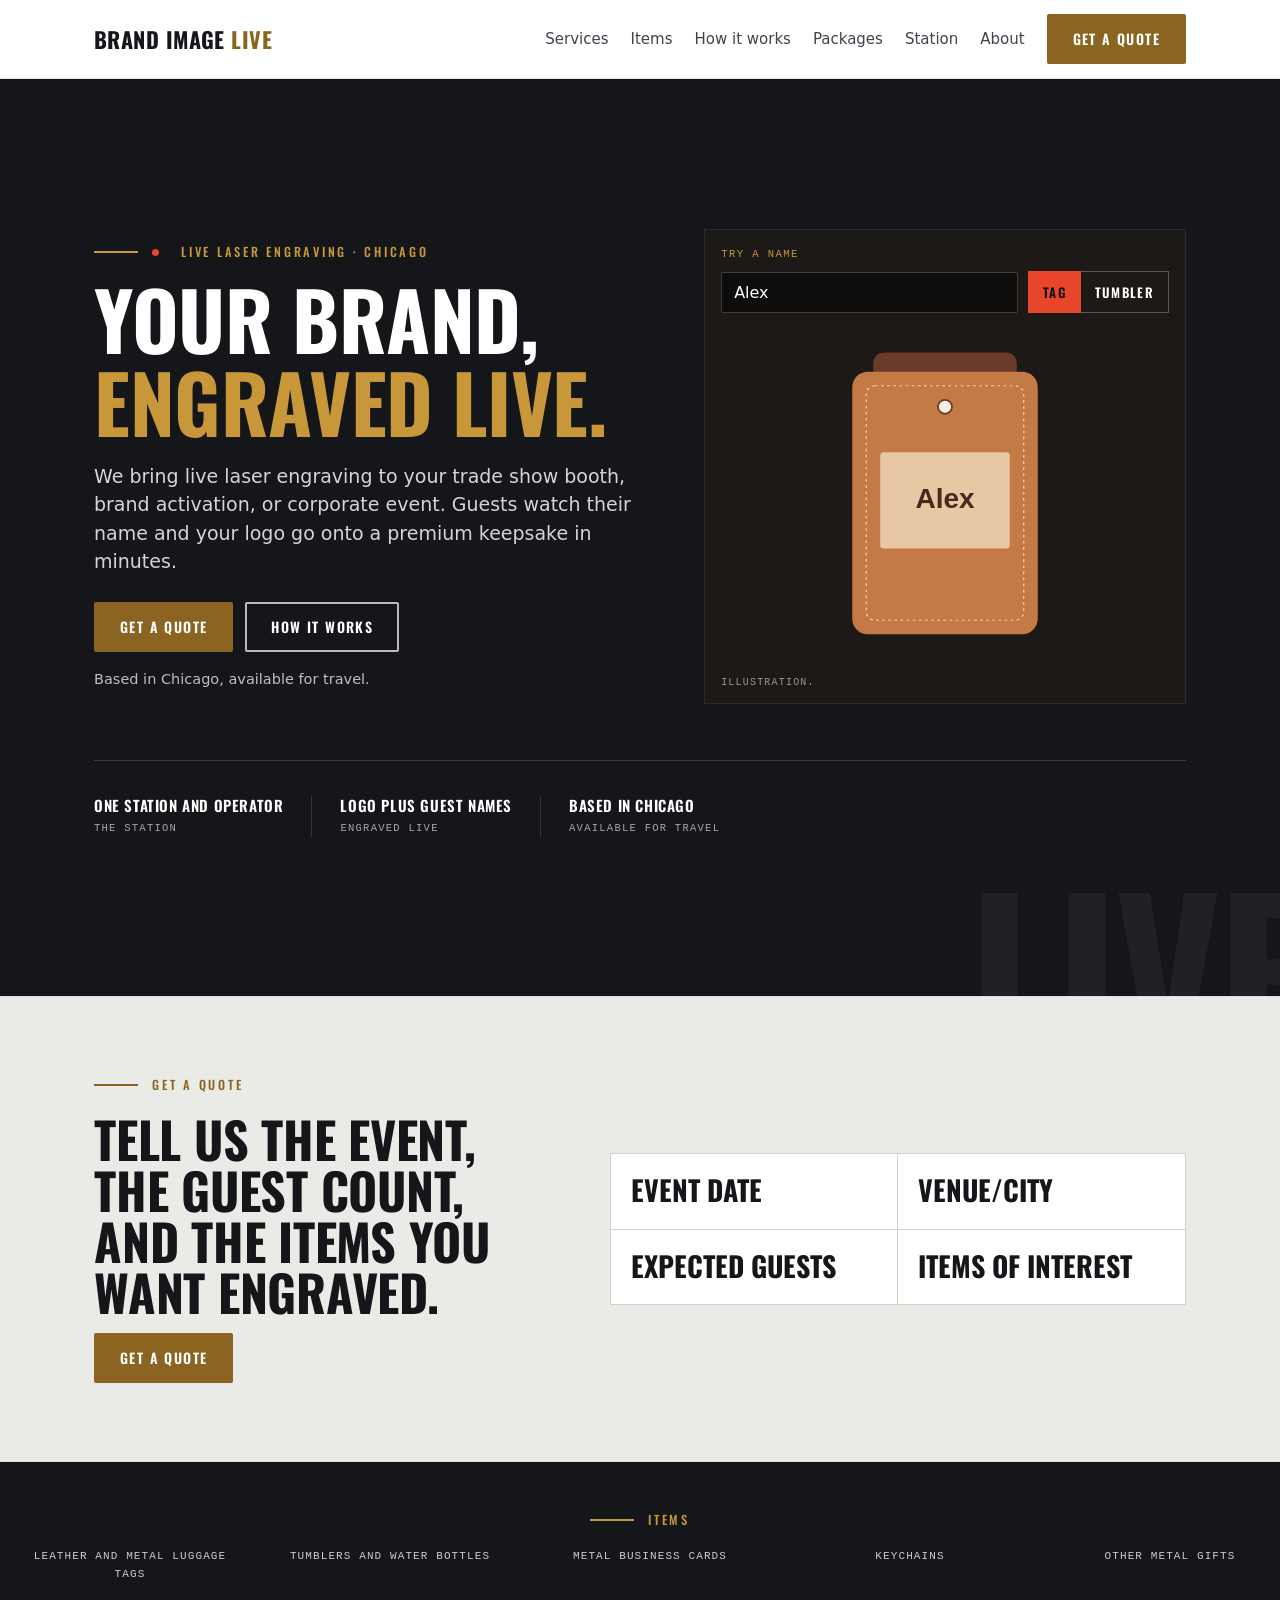
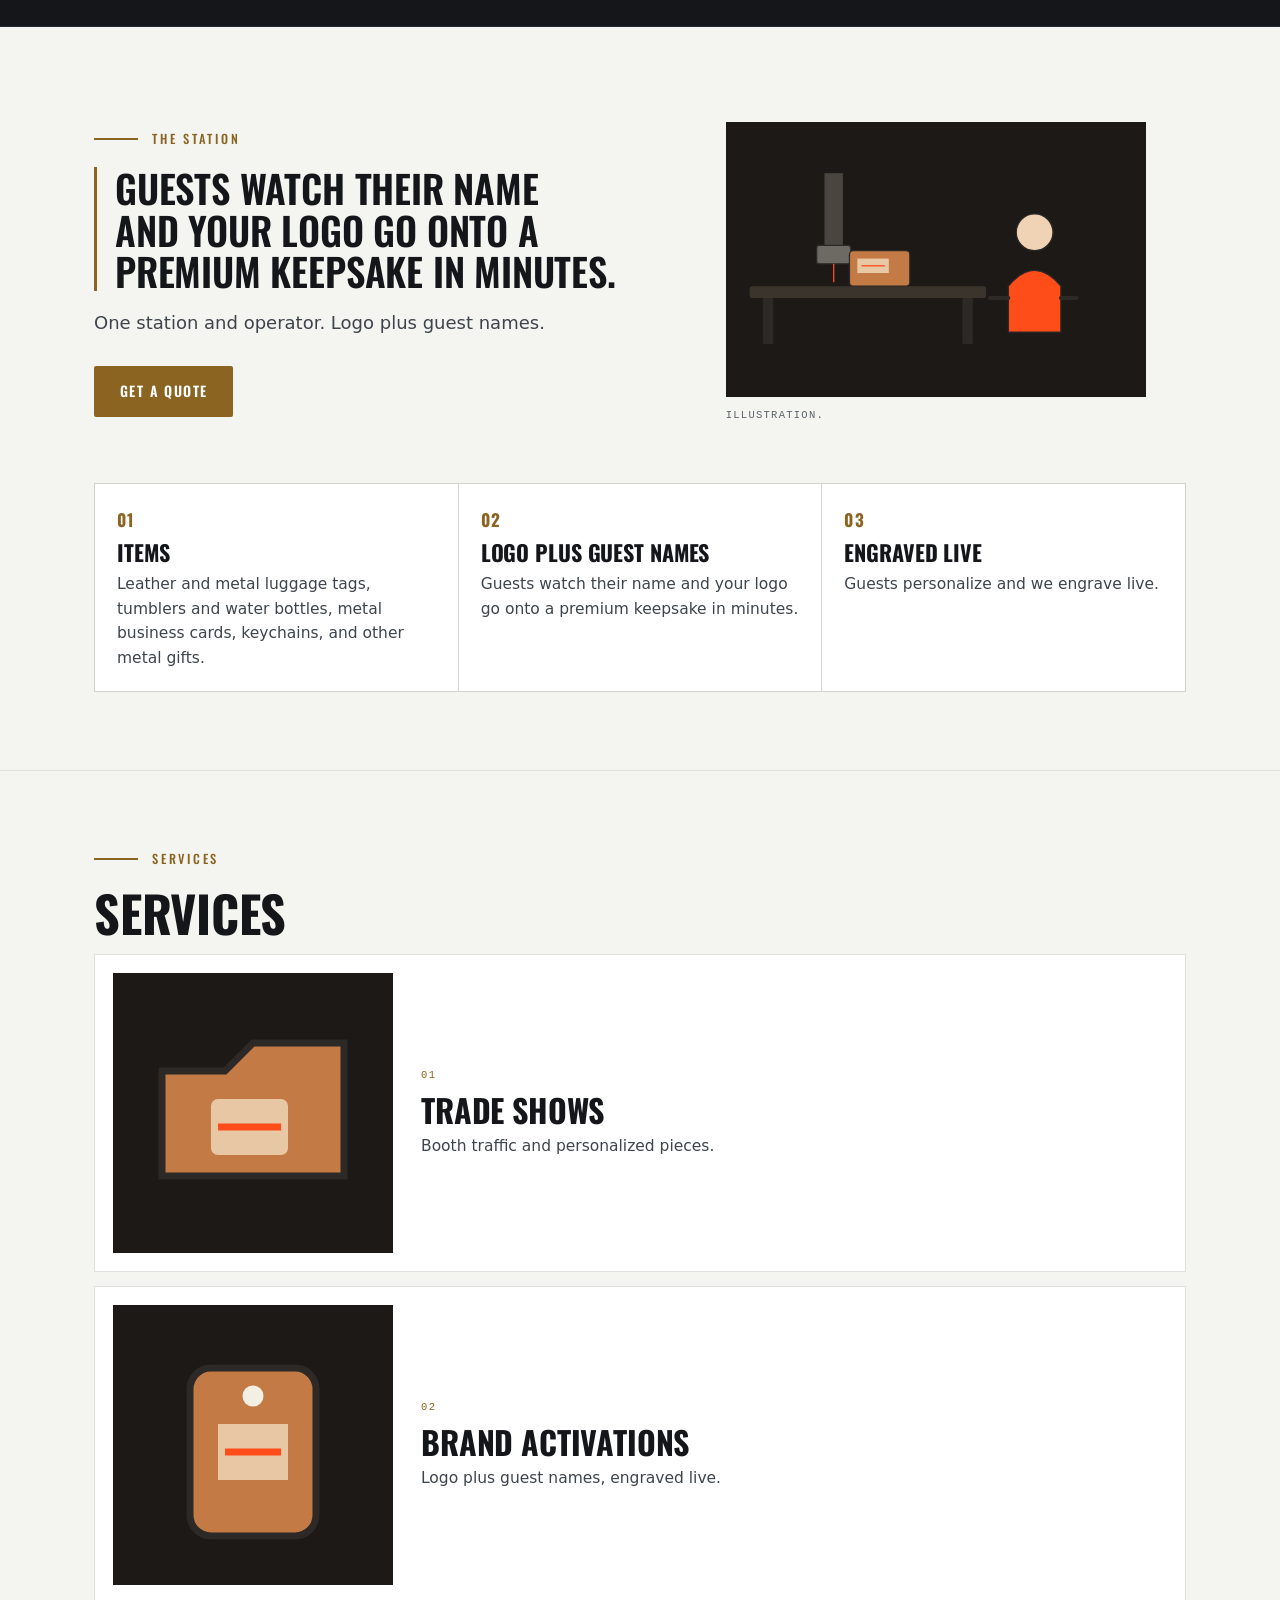
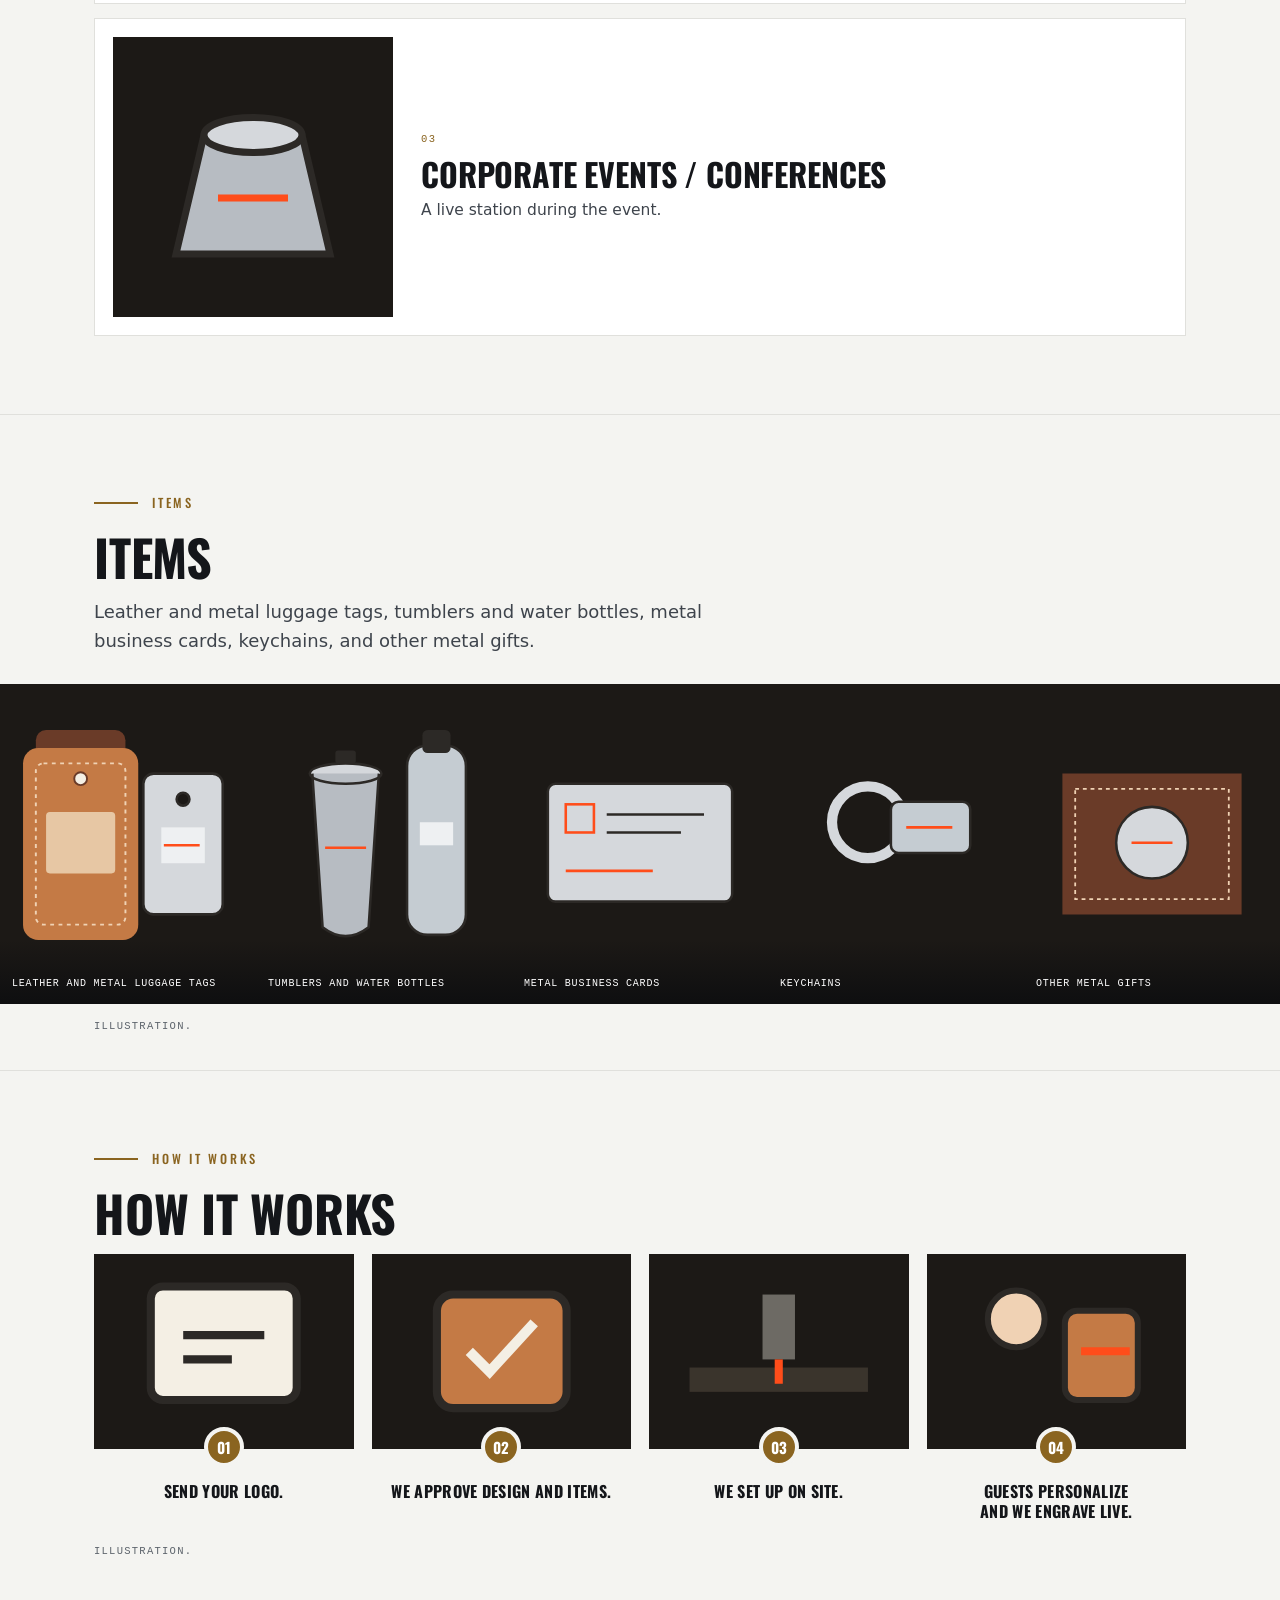
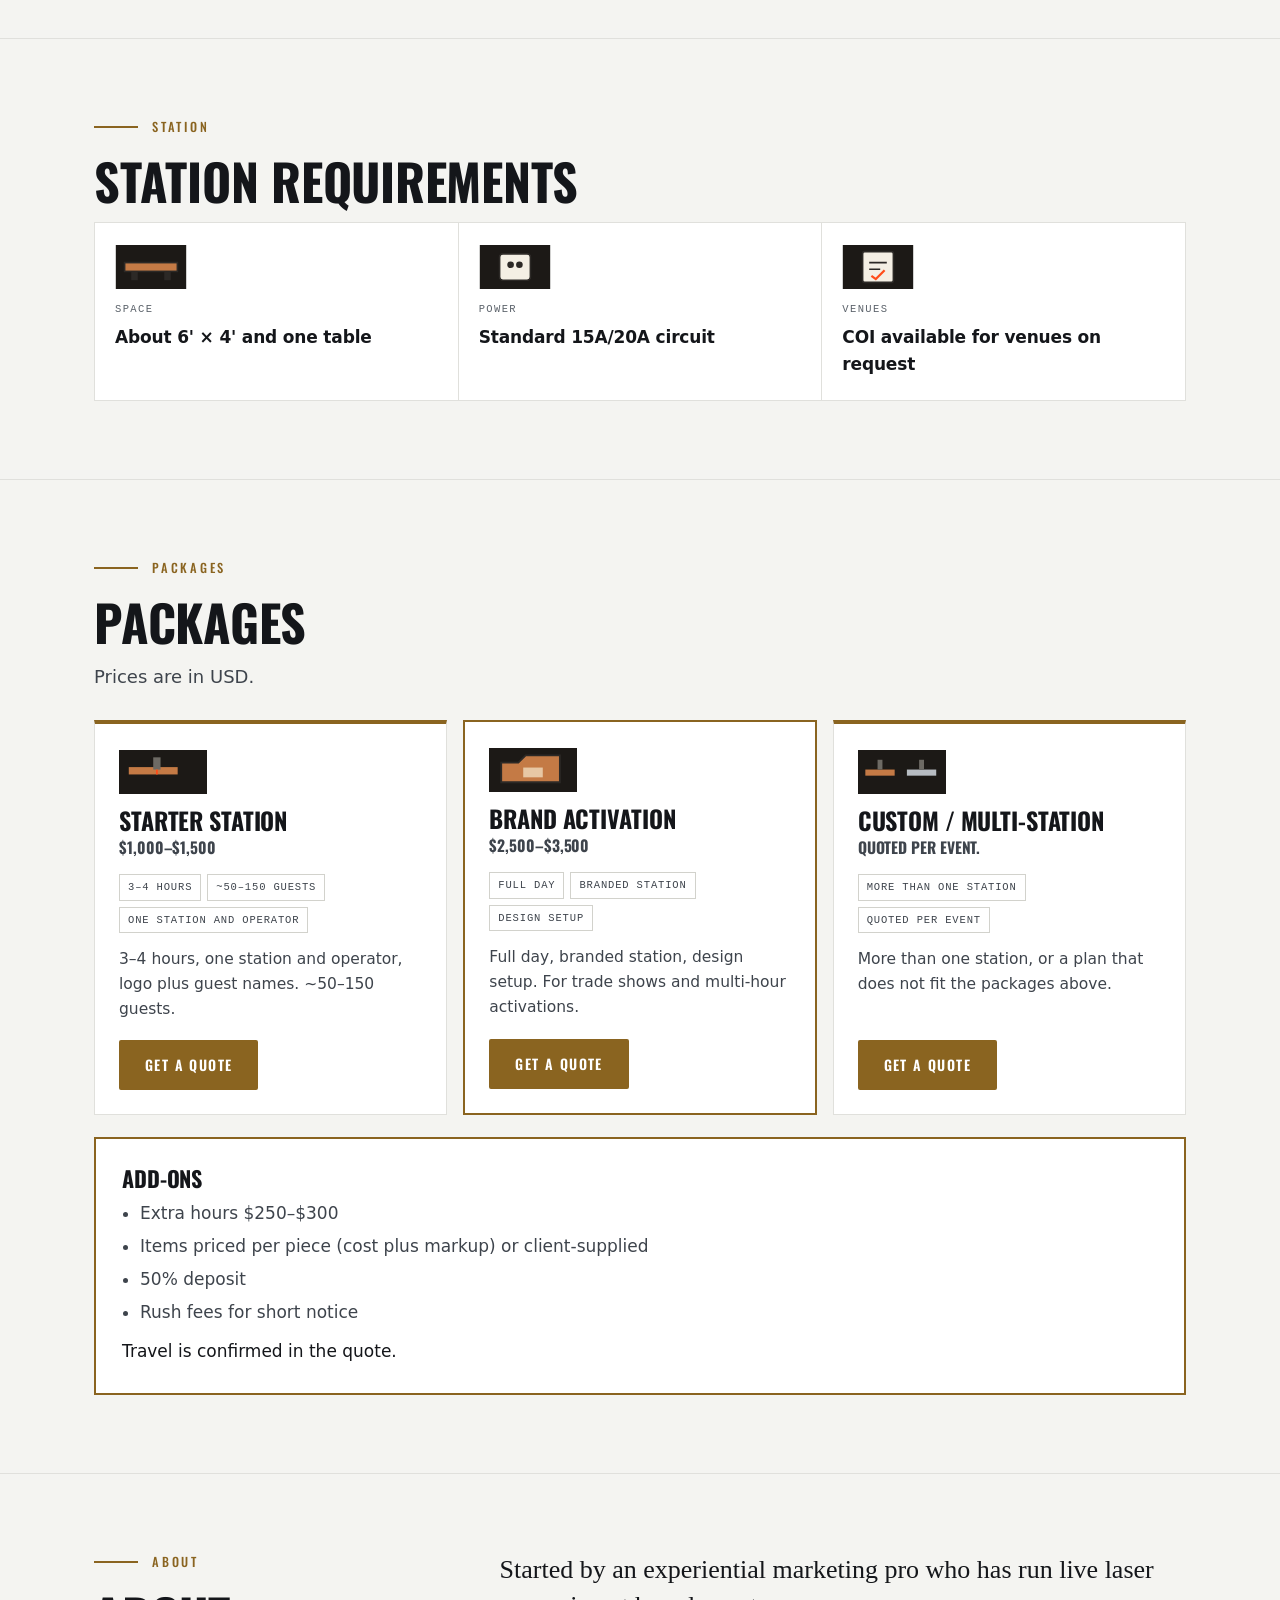
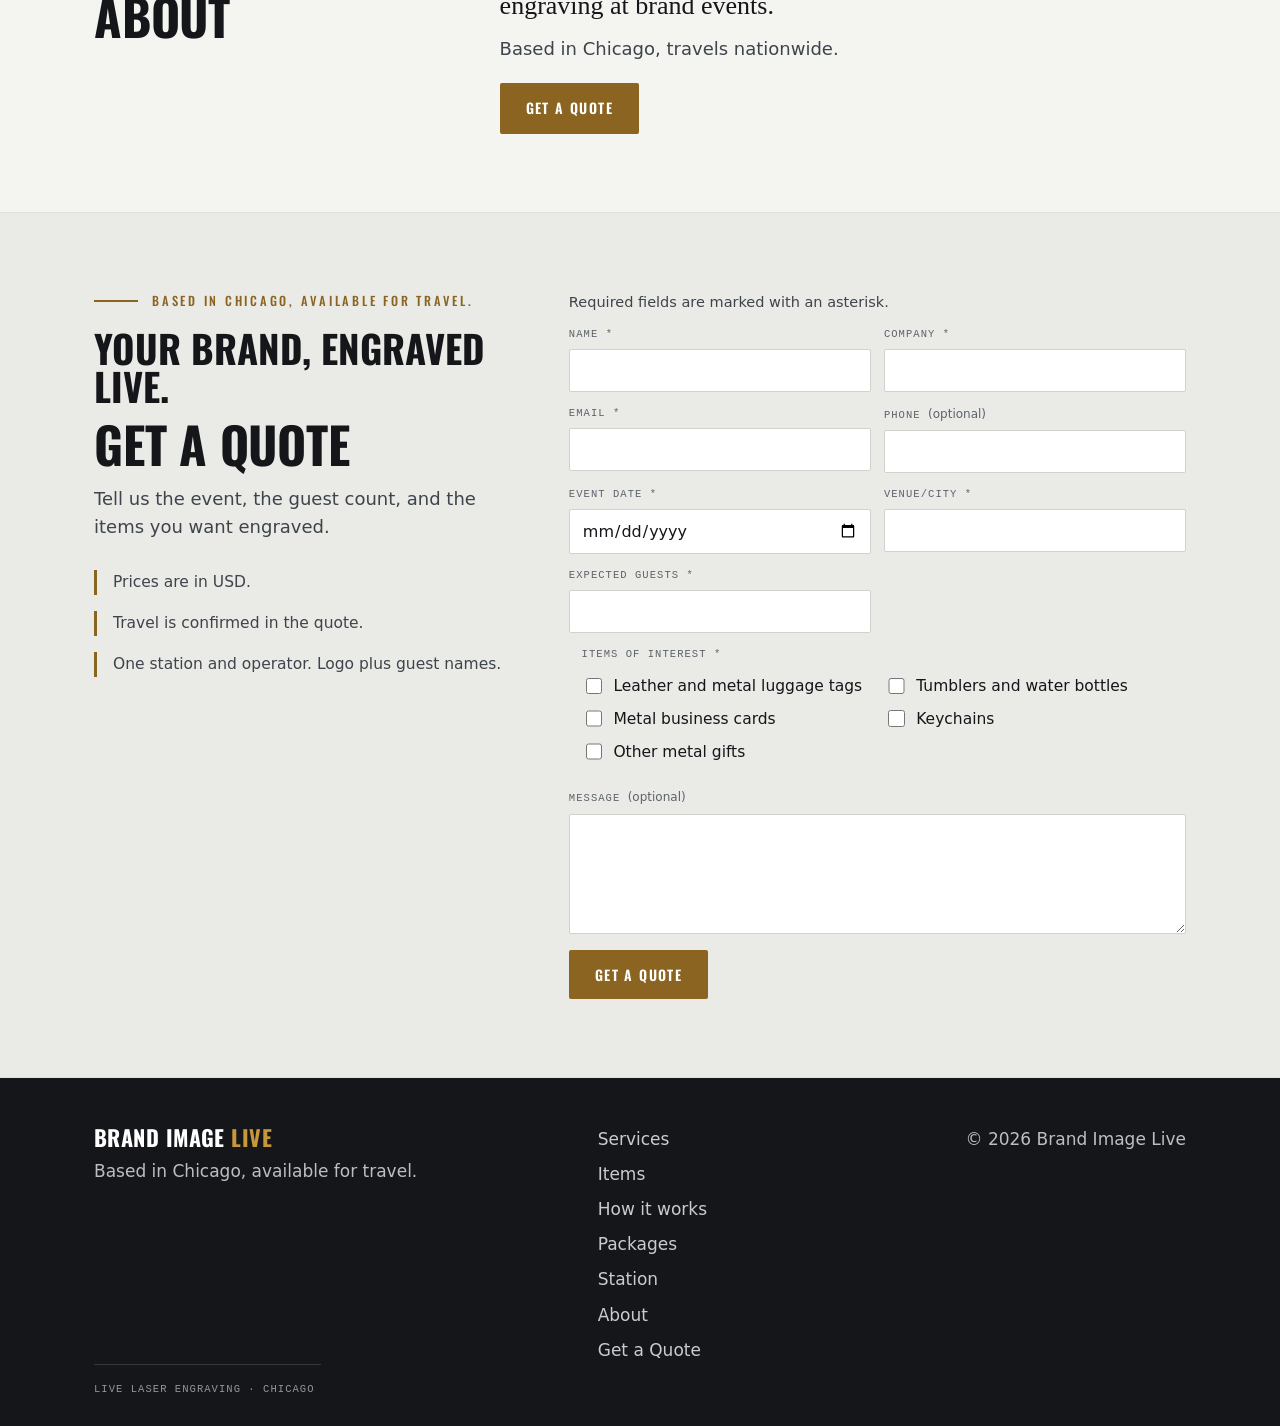
<file: index.html>
<!DOCTYPE html>
<html lang="en">
<head>
  <meta charset="utf-8">
  <meta name="viewport" content="width=device-width, initial-scale=1">
  <title>Brand Image Live | Live Laser Engraving for Events, Chicago</title>
  <meta name="description" content="On-site live laser engraving for trade shows, brand activations, and corporate events. Personalized luggage tags, tumblers, and metal gifts engraved while guests watch. Based in Chicago, available for travel.">
  <meta name="author" content="Brand Image Live">
  <meta name="robots" content="index, follow">
  <meta name="theme-color" content="#f4f4f1">
  <meta name="color-scheme" content="light">
  <meta name="format-detection" content="telephone=no, email=no, address=no">
  <link rel="canonical" href="https://artmro2.github.io/brand-image-live/">
  <meta property="og:type" content="website">
  <meta property="og:site_name" content="Brand Image Live">
  <meta property="og:locale" content="en_US">
  <meta property="og:title" content="Brand Image Live | Live Laser Engraving for Events, Chicago">
  <meta property="og:description" content="On-site live laser engraving for trade shows, brand activations, and corporate events. Personalized luggage tags, tumblers, and metal gifts engraved while guests watch. Based in Chicago, available for travel.">
  <meta property="og:url" content="https://artmro2.github.io/brand-image-live/">
  <meta property="og:image" content="https://artmro2.github.io/brand-image-live/og.png">
  <meta property="og:image:width" content="1200">
  <meta property="og:image:height" content="630">
  <meta property="og:image:alt" content="Brand Image Live. Your Brand, Engraved Live.">
  <meta name="twitter:card" content="summary_large_image">
  <meta name="twitter:title" content="Brand Image Live | Live Laser Engraving for Events, Chicago">
  <meta name="twitter:description" content="On-site live laser engraving for trade shows, brand activations, and corporate events. Personalized luggage tags, tumblers, and metal gifts engraved while guests watch. Based in Chicago, available for travel.">
  <meta name="twitter:image" content="https://artmro2.github.io/brand-image-live/og.png">
  <meta name="twitter:image:alt" content="Brand Image Live. Your Brand, Engraved Live.">
  <link rel="icon" href="favicon.svg" type="image/svg+xml">
  <link rel="apple-touch-icon" href="apple-touch-icon.png">
  <link rel="preload" href="fonts/oswald.woff2" as="font" type="font/woff2" crossorigin>
  <link rel="stylesheet" href="styles.css?v=20261113">
  <script type="application/ld+json">
  {
    "@context": "https://schema.org",
    "@type": "ProfessionalService",
    "name": "Brand Image Live",
    "url": "https://artmro2.github.io/brand-image-live/",
    "image": "https://artmro2.github.io/brand-image-live/og.png",
    "description": "On-site live laser engraving for trade shows, brand activations, and corporate events. Personalized luggage tags, tumblers, and metal gifts engraved while guests watch. Based in Chicago, available for travel.",
    "areaServed": "United States",
    "address": {
      "@type": "PostalAddress",
      "addressLocality": "Chicago",
      "addressRegion": "IL",
      "addressCountry": "US"
    }
  }
  </script>
  <script src="script.js?v=20261113" defer></script>
</head>
<body>
  <a class="skip" href="#content">Skip to content</a>
  <header class="site-header" id="top">
    <div class="nav-in">
      <a class="brand" href="#top">Brand Image <em>Live</em></a>
      <div class="nav-tools">
        <a class="btn header-cta" href="#quote">Get a Quote</a>
        <button class="nav-toggle" type="button" aria-expanded="false" aria-controls="site-nav">Menu</button>
      </div>
      <nav class="site-nav" id="site-nav" aria-label="Primary">
        <a href="#services">Services</a>
        <a href="#items">Items</a>
        <a href="#process">How it works</a>
        <a href="#packages">Packages</a>
        <a href="#station">Station</a>
        <a href="#about">About</a>
        <a class="btn nav-cta" href="#quote">Get a Quote</a>
      </nav>
    </div>
  </header>

  <main id="content">
    <section class="hero" aria-labelledby="hero-title">
      <div class="ghost" aria-hidden="true">Live</div>
      <div class="hero-in">
        <div>
          <p class="eyebrow on-dark"><span class="live-dot" aria-hidden="true"></span>Live laser engraving · Chicago</p>
          <h1 id="hero-title">Your Brand, <em>Engraved Live.</em></h1>
          <p class="hero-sub">We bring live laser engraving to your trade show booth, brand activation, or corporate event. Guests watch their name and your logo go onto a premium keepsake in minutes.</p>
          <div class="hero-cta">
            <a class="btn" href="#quote">Get a Quote</a>
            <a class="btn btn-light" href="#process">How it works</a>
          </div>
          <p class="hero-where">Based in Chicago, available for travel.</p>
        </div>
        <div class="bench" id="bench-stage" data-active="tag">
          <div class="bench-bar">
            <label for="preview-name">Try a name</label>
            <input id="preview-name" type="text" maxlength="16" value="Alex" autocomplete="off" spellcheck="false" enterkeyhint="done">
            <div class="piece-toggle" role="group" aria-label="Piece">
              <button class="piece-btn is-on" type="button" data-piece="tag" aria-pressed="true">Tag</button>
              <button class="piece-btn" type="button" data-piece="tumbler" aria-pressed="false">Tumbler</button>
            </div>
          </div>
          <div class="stage">
            <svg class="piece piece-tag" viewBox="0 0 320 400" role="img" aria-label="A luggage tag with a name being engraved. Illustration.">
              <rect x="78" y="36" width="164" height="36" rx="12" fill="#6a3b28"/>
              <rect x="54" y="58" width="212" height="300" rx="18" fill="#c47a45"/>
              <rect x="70" y="74" width="180" height="268" rx="10" fill="none" stroke="#f0d2b4" stroke-width="1.4" stroke-dasharray="3 4"/>
              <circle cx="160" cy="98" r="8" fill="#f4efe4" stroke="#6a3b28" stroke-width="2"/>
              <rect x="86" y="150" width="148" height="110" rx="4" fill="#e7c7a4"/>
              <text class="burn burn-tag" x="160" y="214" text-anchor="middle" font-family="Outfit, sans-serif" font-size="32" font-weight="600" fill="#4a2a1c">Alex</text>
              <g class="spark spark-tag">
                <line x1="0" y1="0" x2="36" y2="0" stroke="#ff4d1a" stroke-width="2.5"/>
                <circle cx="36" cy="0" r="3.5" fill="#fff4ea"/>
              </g>
            </svg>
            <svg class="piece piece-tumbler" viewBox="0 0 320 400" role="img" aria-label="A tumbler with a name being engraved. Illustration.">
              <ellipse cx="160" cy="78" rx="78" ry="18" fill="#d5d8dc"/>
              <path d="M86 78 L104 330 Q160 356 216 330 L234 78 Z" fill="#b7bcc2"/>
              <ellipse cx="160" cy="78" rx="78" ry="18" fill="none" stroke="#2c2926" stroke-width="2"/>
              <path d="M86 78 L104 330 Q160 356 216 330 L234 78" fill="none" stroke="#2c2926" stroke-width="2"/>
              <rect x="148" y="48" width="24" height="14" rx="2" fill="#2c2926"/>
              <text class="burn burn-cup" x="160" y="210" text-anchor="middle" font-family="Outfit, sans-serif" font-size="32" font-weight="600" fill="#f4efe4">Alex</text>
              <g class="spark spark-cup">
                <line x1="0" y1="0" x2="36" y2="0" stroke="#ff4d1a" stroke-width="2.5"/>
                <circle cx="36" cy="0" r="3.5" fill="#fff4ea"/>
              </g>
            </svg>
          </div>
          <p class="bench-note">Illustration.</p>
        </div>
        <div class="hero-facts">
          <p class="fact"><b>One station and operator</b><span>The station</span></p>
          <p class="fact"><b>Logo plus guest names</b><span>Engraved live</span></p>
          <p class="fact"><b>Based in Chicago</b><span>Available for travel</span></p>
        </div>
      </div>
    </section>

    <section class="sink" aria-labelledby="quick-title">
      <div class="wrap quick-in">
        <div>
          <p class="eyebrow">Get a Quote</p>
          <h2 id="quick-title">Tell us the event, the guest count, and the items you want engraved.</h2>
          <a class="btn" href="#quote">Get a Quote</a>
        </div>
        <div class="askline">
          <a href="#event-date"><span class="ask-f">Event date</span></a>
          <a href="#venue"><span class="ask-f">Venue/City</span></a>
          <a href="#guests"><span class="ask-f">Expected guests</span></a>
          <a href="#items-group"><span class="ask-f">Items of interest</span></a>
        </div>
      </div>
    </section>

    <section class="rail" aria-label="Items">
      <p class="eyebrow on-dark">Items</p>
      <div class="conveyor">
        <div class="track">
          <ul class="lane">
            <li>Leather and metal luggage tags</li>
            <li>Tumblers and water bottles</li>
            <li>Metal business cards</li>
            <li>Keychains</li>
            <li>Other metal gifts</li>
          </ul>
          <ul class="lane" aria-hidden="true">
            <li>Leather and metal luggage tags</li>
            <li>Tumblers and water bottles</li>
            <li>Metal business cards</li>
            <li>Keychains</li>
            <li>Other metal gifts</li>
          </ul>
        </div>
      </div>
    </section>

    <section aria-labelledby="station-lead">
      <div class="wrap">
        <div class="bleed">
          <div>
            <p class="eyebrow">The station</p>
            <h2 class="pull" id="station-lead">Guests watch their name and your logo go onto a premium keepsake in minutes.</h2>
            <p class="sec-lede">One station and operator. Logo plus guest names.</p>
            <a class="btn" href="#quote">Get a Quote</a>
          </div>
          <figure>
            <svg class="scene" viewBox="0 0 640 420" role="img" aria-label="Illustration of a laser station and a guest.">
              <rect width="640" height="420" fill="#1c1916"/>
              <rect x="36" y="250" width="360" height="18" rx="3" fill="#3a342c"/>
              <rect x="56" y="268" width="16" height="70" fill="#2c2926"/>
              <rect x="360" y="268" width="16" height="70" fill="#2c2926"/>
              <rect x="150" y="78" width="28" height="120" fill="#4a463f"/>
              <rect x="138" y="188" width="52" height="28" rx="4" fill="#6d6a64" stroke="#2c2926" stroke-width="2"/>
              <path d="M164 216 v28" stroke="#ff4d1a" stroke-width="2" class="beam-drop"/>
              <rect x="188" y="196" width="92" height="54" rx="6" fill="#c47a45" stroke="#2c2926" stroke-width="2"/>
              <rect x="200" y="208" width="48" height="22" fill="#e7c7a4"/>
              <line class="beam-loop" x1="206" y1="219" x2="242" y2="219" stroke="#ff4d1a" stroke-width="2"/>
              <circle cx="470" cy="168" r="28" fill="#f0d2b4" stroke="#2c2926" stroke-width="2"/>
              <path d="M430 250 q40-48 80 0 v70 h-80 Z" fill="#ff4d1a" stroke="#2c2926" stroke-width="2"/>
              <path d="M430 268 h-28" stroke="#2c2926" stroke-width="6" stroke-linecap="round"/>
              <path d="M510 268 h24" stroke="#2c2926" stroke-width="6" stroke-linecap="round"/>
            </svg>
            <figcaption class="cap">Illustration.</figcaption>
          </figure>
        </div>
        <ol class="approach">
          <li>
            <span class="idx" aria-hidden="true">01</span>
            <h3>Items</h3>
            <p>Leather and metal luggage tags, tumblers and water bottles, metal business cards, keychains, and other metal gifts.</p>
          </li>
          <li>
            <span class="idx" aria-hidden="true">02</span>
            <h3>Logo plus guest names</h3>
            <p>Guests watch their name and your logo go onto a premium keepsake in minutes.</p>
          </li>
          <li>
            <span class="idx" aria-hidden="true">03</span>
            <h3>Engraved live</h3>
            <p>Guests personalize and we engrave live.</p>
          </li>
        </ol>
      </div>
    </section>

    <section id="services" aria-labelledby="services-title">
      <div class="wrap">
        <p class="eyebrow">Services</p>
        <h2 id="services-title">Services</h2>
        <article class="case">
          <div class="case-img">
            <svg viewBox="0 0 80 80" role="img" aria-label="Illustration of a trade show booth.">
              <rect width="80" height="80" fill="#1c1916"/>
              <path d="M14 58 V28 h18 l8-8 h26 v38 Z" fill="#c47a45" stroke="#2c2926" stroke-width="2"/>
              <rect x="28" y="36" width="22" height="16" rx="2" fill="#e7c7a4"/>
              <line class="beam-loop" x1="30" y1="44" x2="48" y2="44" stroke="#ff4d1a" stroke-width="2"/>
            </svg>
          </div>
          <div>
            <p class="tag">01</p>
            <h3>Trade shows</h3>
            <p>Booth traffic and personalized pieces.</p>
          </div>
        </article>
        <article class="case">
          <div class="case-img">
            <svg viewBox="0 0 80 80" role="img" aria-label="Illustration of a leather luggage tag.">
              <rect width="80" height="80" fill="#1c1916"/>
              <rect x="22" y="18" width="36" height="48" rx="6" fill="#c47a45" stroke="#2c2926" stroke-width="2"/>
              <rect x="30" y="34" width="20" height="16" fill="#e7c7a4"/>
              <circle cx="40" cy="26" r="3" fill="#f4efe4"/>
              <line class="beam-loop" x1="32" y1="42" x2="48" y2="42" stroke="#ff4d1a" stroke-width="2"/>
            </svg>
          </div>
          <div>
            <p class="tag">02</p>
            <h3>Brand activations</h3>
            <p>Logo plus guest names, engraved live.</p>
          </div>
        </article>
        <article class="case">
          <div class="case-img">
            <svg viewBox="0 0 80 80" role="img" aria-label="Illustration of a tumbler.">
              <rect width="80" height="80" fill="#1c1916"/>
              <path d="M18 62 L26 28 h28 l8 34 Z" fill="#b7bcc2" stroke="#2c2926" stroke-width="2"/>
              <ellipse cx="40" cy="28" rx="14" ry="5" fill="#d5d8dc" stroke="#2c2926" stroke-width="2"/>
              <line class="beam-loop" x1="30" y1="46" x2="50" y2="46" stroke="#ff4d1a" stroke-width="2"/>
            </svg>
          </div>
          <div>
            <p class="tag">03</p>
            <h3>Corporate events / conferences</h3>
            <p>A live station during the event.</p>
          </div>
        </article>
      </div>
    </section>

    <section class="items" id="items" aria-labelledby="items-title">
      <div class="wrap moments-head">
        <p class="eyebrow">Items</p>
        <h2 id="items-title">Items</h2>
        <p class="sec-lede">Leather and metal luggage tags, tumblers and water bottles, metal business cards, keychains, and other metal gifts.</p>
      </div>
      <div class="moments">
        <figure>
          <svg viewBox="0 0 200 250" role="img" aria-label="Illustration of a leather luggage tag and a metal luggage tag.">
            <rect width="200" height="250" fill="#1c1916"/>
            <rect x="28" y="36" width="70" height="22" rx="8" fill="#6a3b28"/>
            <rect x="18" y="50" width="90" height="150" rx="12" fill="#c47a45"/>
            <rect x="28" y="62" width="70" height="126" rx="6" fill="none" stroke="#f0d2b4" stroke-width="1.5" stroke-dasharray="3 3.5"/>
            <circle cx="63" cy="74" r="5" fill="#f4efe4" stroke="#6a3b28" stroke-width="1.5"/>
            <rect x="36" y="100" width="54" height="48" rx="3" fill="#e7c7a4"/>
            <rect x="112" y="70" width="62" height="110" rx="8" fill="#d5d8dc" stroke="#2c2926" stroke-width="2"/>
            <circle cx="143" cy="90" r="5" fill="#1c1916" stroke="#2c2926" stroke-width="2"/>
            <rect x="126" y="112" width="34" height="28" fill="#eef0f2"/>
            <line class="beam-loop" x1="128" y1="126" x2="156" y2="126" stroke="#ff4d1a" stroke-width="2"/>
          </svg>
          <figcaption>Leather and metal luggage tags</figcaption>
        </figure>
        <figure>
          <svg viewBox="0 0 200 250" role="img" aria-label="Illustration of a tumbler and a water bottle.">
            <rect width="200" height="250" fill="#1c1916"/>
            <ellipse cx="70" cy="70" rx="28" ry="8" fill="#d5d8dc"/>
            <path d="M44 70 L52 190 Q70 204 88 190 L96 70 Z" fill="#b7bcc2"/>
            <ellipse cx="70" cy="70" rx="28" ry="8" fill="none" stroke="#2c2926" stroke-width="2"/>
            <path d="M44 70 L52 190 Q70 204 88 190 L96 70" fill="none" stroke="#2c2926" stroke-width="2"/>
            <rect x="62" y="52" width="16" height="10" rx="2" fill="#2c2926"/>
            <line class="beam-loop" x1="54" y1="128" x2="86" y2="128" stroke="#ff4d1a" stroke-width="2"/>
            <rect x="118" y="48" width="46" height="148" rx="16" fill="#c5ccd2" stroke="#2c2926" stroke-width="2"/>
            <rect x="130" y="36" width="22" height="18" rx="4" fill="#2c2926"/>
            <rect x="128" y="108" width="26" height="18" fill="#eef0f2"/>
          </svg>
          <figcaption>Tumblers and water bottles</figcaption>
        </figure>
        <figure>
          <svg viewBox="0 0 200 250" role="img" aria-label="Illustration of a metal business card.">
            <rect width="200" height="250" fill="#1c1916"/>
            <rect x="28" y="78" width="144" height="92" rx="6" fill="#d5d8dc" stroke="#2c2926" stroke-width="2"/>
            <rect x="42" y="94" width="22" height="22" fill="none" stroke="#ff4d1a" stroke-width="2"/>
            <line x1="74" y1="102" x2="150" y2="102" stroke="#2c2926" stroke-width="2"/>
            <line x1="74" y1="116" x2="132" y2="116" stroke="#2c2926" stroke-width="2"/>
            <line class="beam-loop" x1="42" y1="146" x2="110" y2="146" stroke="#ff4d1a" stroke-width="2"/>
          </svg>
          <figcaption>Metal business cards</figcaption>
        </figure>
        <figure>
          <svg viewBox="0 0 200 250" role="img" aria-label="Illustration of a metal keychain.">
            <rect width="200" height="250" fill="#1c1916"/>
            <circle cx="78" cy="108" r="28" fill="none" stroke="#d5d8dc" stroke-width="8"/>
            <rect x="96" y="92" width="62" height="40" rx="6" fill="#c5ccd2" stroke="#2c2926" stroke-width="2"/>
            <line class="beam-loop" x1="108" y1="112" x2="144" y2="112" stroke="#ff4d1a" stroke-width="2"/>
          </svg>
          <figcaption>Keychains</figcaption>
        </figure>
        <figure>
          <svg viewBox="0 0 200 250" role="img" aria-label="Illustration of a small metal gift disc on leather.">
            <rect width="200" height="250" fill="#1c1916"/>
            <path d="M30 70 h140 v110 H30 Z" fill="#6a3b28"/>
            <path d="M40 82 h120 v86 H40 Z" fill="none" stroke="#f0d2b4" stroke-width="1.4" stroke-dasharray="3 3"/>
            <circle cx="100" cy="124" r="28" fill="#d5d8dc" stroke="#2c2926" stroke-width="2"/>
            <line class="beam-loop" x1="84" y1="124" x2="116" y2="124" stroke="#ff4d1a" stroke-width="2"/>
          </svg>
          <figcaption>Other metal gifts</figcaption>
        </figure>
      </div>
      <p class="cap">Illustration.</p>
    </section>

    <section id="process" aria-labelledby="process-title">
      <div class="wrap">
        <p class="eyebrow">How it works</p>
        <h2 id="process-title">How it works</h2>
        <ol class="flow">
          <li>
            <div class="fimg">
              <svg viewBox="0 0 64 48" aria-hidden="true"><rect width="64" height="48" fill="#1c1916"/><rect x="14" y="8" width="36" height="28" rx="3" fill="#f4efe4" stroke="#2c2926" stroke-width="2"/><path d="M22 20 h20 M22 26 h12" stroke="#2c2926" stroke-width="2"/></svg>
              <span class="fn" aria-hidden="true">01</span>
            </div>
            <h3>Send your logo.</h3>
          </li>
          <li>
            <div class="fimg">
              <svg viewBox="0 0 64 48" aria-hidden="true"><rect width="64" height="48" fill="#1c1916"/><rect x="16" y="10" width="32" height="28" rx="4" fill="#c47a45" stroke="#2c2926" stroke-width="2"/><path d="M24 24 l5 5 11-12" fill="none" stroke="#f4efe4" stroke-width="2.5"/></svg>
              <span class="fn" aria-hidden="true">02</span>
            </div>
            <h3>We approve design and items.</h3>
          </li>
          <li>
            <div class="fimg">
              <svg viewBox="0 0 64 48" aria-hidden="true"><rect width="64" height="48" fill="#1c1916"/><rect x="10" y="28" width="44" height="6" fill="#3a342c"/><rect x="28" y="10" width="8" height="16" fill="#6d6a64"/><path d="M32 26 v6" stroke="#ff4d1a" stroke-width="2"/></svg>
              <span class="fn" aria-hidden="true">03</span>
            </div>
            <h3>We set up on site.</h3>
          </li>
          <li>
            <div class="fimg">
              <svg viewBox="0 0 64 48" aria-hidden="true"><rect width="64" height="48" fill="#1c1916"/><circle cx="22" cy="16" r="7" fill="#f0d2b4" stroke="#2c2926" stroke-width="1.5"/><rect x="34" y="14" width="18" height="22" rx="3" fill="#c47a45" stroke="#2c2926" stroke-width="1.5"/><line class="beam-loop" x1="38" y1="24" x2="50" y2="24" stroke="#ff4d1a" stroke-width="2"/></svg>
              <span class="fn" aria-hidden="true">04</span>
            </div>
            <h3>Guests personalize and we engrave live.</h3>
          </li>
        </ol>
        <p class="cap flow-note">Illustration.</p>
      </div>
    </section>

    <section id="station" aria-labelledby="station-title">
      <div class="wrap">
        <p class="eyebrow">Station</p>
        <h2 id="station-title">Station requirements</h2>
        <ul class="spec-grid">
          <li>
            <svg class="spec-ico" viewBox="0 0 64 40" aria-hidden="true"><rect width="64" height="40" fill="#1c1916"/><rect x="8" y="16" width="48" height="8" fill="#c47a45" stroke="#2c2926" stroke-width="1.5"/><rect x="14" y="24" width="6" height="8" fill="#2c2926"/><rect x="44" y="24" width="6" height="8" fill="#2c2926"/></svg>
            <div class="spec-k">Space</div>
            <p>About 6' × 4' and one table</p>
          </li>
          <li>
            <svg class="spec-ico" viewBox="0 0 64 40" aria-hidden="true"><rect width="64" height="40" fill="#1c1916"/><rect x="18" y="8" width="28" height="24" rx="3" fill="#f4efe4" stroke="#2c2926" stroke-width="1.5"/><circle cx="28" cy="18" r="3" fill="#2c2926"/><circle cx="36" cy="18" r="3" fill="#2c2926"/></svg>
            <div class="spec-k">Power</div>
            <p>Standard 15A/20A circuit</p>
          </li>
          <li>
            <svg class="spec-ico" viewBox="0 0 64 40" aria-hidden="true"><rect width="64" height="40" fill="#1c1916"/><rect x="18" y="6" width="28" height="28" rx="2" fill="#f4efe4" stroke="#2c2926" stroke-width="1.5"/><path d="M24 16 h16 M24 22 h10" stroke="#2c2926" stroke-width="1.5"/><path d="M26 28 l4 3 8-8" fill="none" stroke="#ff4d1a" stroke-width="2"/></svg>
            <div class="spec-k">Venues</div>
            <p>COI available for venues on request</p>
          </li>
        </ul>
      </div>
    </section>

    <section id="packages" aria-labelledby="packages-title">
      <div class="wrap">
        <p class="eyebrow">Packages</p>
        <h2 id="packages-title">Packages</h2>
        <p class="sec-lede">Prices are in USD.</p>
        <div class="paths">
          <article class="path">
            <svg class="pack-ico" viewBox="0 0 72 36" aria-hidden="true"><rect width="72" height="36" fill="#1c1916"/><rect x="8" y="14" width="40" height="6" fill="#c47a45"/><rect x="28" y="6" width="6" height="10" fill="#6d6a64"/><line x1="31" y1="16" x2="31" y2="20" stroke="#ff4d1a" stroke-width="1.5"/></svg>
            <h3>Starter Station</h3>
            <p class="price">$1,000–$1,500</p>
            <ul class="glance">
              <li>3–4 hours</li>
              <li>~50–150 guests</li>
              <li>One station and operator</li>
            </ul>
            <p>3–4 hours, one station and operator, logo plus guest names. ~50–150 guests.</p>
            <a class="btn" href="#quote">Get a Quote<span class="vh"> for Starter Station</span></a>
          </article>
          <article class="path path-focus">
            <svg class="pack-ico" viewBox="0 0 72 36" aria-hidden="true"><rect width="72" height="36" fill="#1c1916"/><path d="M10 28 V12 h14 l6-6 h28 v22 Z" fill="#c47a45" stroke="#2c2926" stroke-width="1.5"/><rect x="28" y="16" width="16" height="8" fill="#e7c7a4"/></svg>
            <h3>Brand Activation</h3>
            <p class="price">$2,500–$3,500</p>
            <ul class="glance">
              <li>Full day</li>
              <li>Branded station</li>
              <li>Design setup</li>
            </ul>
            <p>Full day, branded station, design setup. For trade shows and multi-hour activations.</p>
            <a class="btn" href="#quote">Get a Quote<span class="vh"> for Brand Activation</span></a>
          </article>
          <article class="path">
            <svg class="pack-ico" viewBox="0 0 72 36" aria-hidden="true"><rect width="72" height="36" fill="#1c1916"/><rect x="6" y="16" width="24" height="5" fill="#c47a45"/><rect x="40" y="16" width="24" height="5" fill="#b7bcc2"/><rect x="16" y="8" width="4" height="8" fill="#6d6a64"/><rect x="50" y="8" width="4" height="8" fill="#6d6a64"/></svg>
            <h3>Custom / Multi-Station</h3>
            <p class="price">Quoted per event.</p>
            <ul class="glance">
              <li>More than one station</li>
              <li>Quoted per event</li>
            </ul>
            <p>More than one station, or a plan that does not fit the packages above.</p>
            <a class="btn" href="#quote">Get a Quote<span class="vh"> for a custom or multi-station event</span></a>
          </article>
        </div>
        <div class="addons">
          <h3>Add-ons</h3>
          <ul>
            <li>Extra hours $250–$300</li>
            <li>Items priced per piece (cost plus markup) or client-supplied</li>
            <li>50% deposit</li>
            <li>Rush fees for short notice</li>
          </ul>
          <p class="terms-note">Travel is confirmed in the quote.</p>
        </div>
      </div>
    </section>

    <section id="about" aria-labelledby="about-title">
      <div class="wrap about-grid">
        <div>
          <p class="eyebrow">About</p>
          <h2 id="about-title">About</h2>
        </div>
        <div>
          <p class="about-lead">Started by an experiential marketing pro who has run live laser engraving at brand events.</p>
          <p class="about-sub">Based in Chicago, travels nationwide.</p>
          <a class="btn" href="#quote">Get a Quote</a>
        </div>
      </div>
    </section>

    <section class="sink" id="quote" aria-labelledby="quote-title">
      <div class="wrap form-wrap">
        <div>
          <p class="eyebrow">Based in Chicago, available for travel.</p>
          <p class="band-title">Your Brand, Engraved Live.</p>
          <h2 id="quote-title">Get a Quote</h2>
          <p class="sec-lede">Tell us the event, the guest count, and the items you want engraved.</p>
          <p class="side-note">Prices are in USD.</p>
          <p class="side-note">Travel is confirmed in the quote.</p>
          <p class="side-note">One station and operator. Logo plus guest names.</p>
        </div>
        <div>
          <noscript>
            <p class="noscript-note">JavaScript is required to confirm this form in the browser. The form does not send a message on its own.</p>
          </noscript>
          <form id="quote-form" method="post" action="#quote" novalidate>
            <p id="form-hint" class="form-hint">Required fields are marked with an asterisk.</p>
            <div id="form-alert" class="form-alert" role="alert" tabindex="-1" hidden></div>
            <div class="form-grid">
              <div class="field">
                <label for="name">Name <span aria-hidden="true">*</span><span class="vh"> required</span></label>
                <input id="name" name="name" type="text" autocomplete="name" required maxlength="120" spellcheck="false">
                <p id="name-error" class="field-error"></p>
              </div>
              <div class="field">
                <label for="company">Company <span aria-hidden="true">*</span><span class="vh"> required</span></label>
                <input id="company" name="company" type="text" autocomplete="organization" required maxlength="160" spellcheck="false">
                <p id="company-error" class="field-error"></p>
              </div>
              <div class="field">
                <label for="email">Email <span aria-hidden="true">*</span><span class="vh"> required</span></label>
                <input id="email" name="email" type="email" autocomplete="email" inputmode="email" required maxlength="160" spellcheck="false" aria-describedby="email-error">
                <p id="email-error" class="field-error"></p>
              </div>
              <div class="field">
                <label for="phone">Phone <span class="optional">(optional)</span></label>
                <input id="phone" name="phone" type="tel" autocomplete="tel" inputmode="tel" maxlength="40" spellcheck="false">
                <p id="phone-error" class="field-error"></p>
              </div>
              <div class="field">
                <label for="event-date">Event date <span aria-hidden="true">*</span><span class="vh"> required</span></label>
                <input id="event-date" name="event-date" type="date" required autocomplete="off">
                <p id="event-date-error" class="field-error"></p>
              </div>
              <div class="field">
                <label for="venue">Venue/City <span aria-hidden="true">*</span><span class="vh"> required</span></label>
                <input id="venue" name="venue" type="text" required maxlength="180" autocomplete="off" spellcheck="false">
                <p id="venue-error" class="field-error"></p>
              </div>
              <div class="field">
                <label for="guests">Expected guests <span aria-hidden="true">*</span><span class="vh"> required</span></label>
                <input id="guests" name="guests" type="number" inputmode="numeric" min="1" max="100000" step="1" required>
                <p id="guests-error" class="field-error"></p>
              </div>
              <fieldset class="field span-2" id="items-group" tabindex="-1" aria-describedby="items-group-error">
                <legend>Items of interest <span aria-hidden="true">*</span><span class="vh"> required</span></legend>
                <div class="check-grid">
                  <label class="check"><input type="checkbox" name="items" value="Leather and metal luggage tags"> <span>Leather and metal luggage tags</span></label>
                  <label class="check"><input type="checkbox" name="items" value="Tumblers and water bottles"> <span>Tumblers and water bottles</span></label>
                  <label class="check"><input type="checkbox" name="items" value="Metal business cards"> <span>Metal business cards</span></label>
                  <label class="check"><input type="checkbox" name="items" value="Keychains"> <span>Keychains</span></label>
                  <label class="check"><input type="checkbox" name="items" value="Other metal gifts"> <span>Other metal gifts</span></label>
                </div>
                <p id="items-group-error" class="field-error"></p>
              </fieldset>
              <div class="field span-2">
                <label for="message">Message <span class="optional">(optional)</span></label>
                <textarea id="message" name="message" maxlength="2000" rows="5"></textarea>
                <p id="message-error" class="field-error"></p>
              </div>
            </div>
            <div class="form-actions">
              <button class="btn" type="submit">Get a Quote</button>
            </div>
          </form>
          <div id="confirmation" class="confirmation" role="status" tabindex="-1" hidden>
            <p class="eyebrow">Quote</p>
            <h3 id="confirmation-title">Quote request confirmed</h3>
            <p id="confirmation-lead"></p>
            <p class="confirm-note">Nothing was sent. No inbox is connected to this form. Copy the summary if you need a record.</p>
            <dl id="confirmation-summary" class="summary"></dl>
            <div class="cta-row">
              <button class="btn" type="button" id="copy-summary">Copy summary</button>
              <button class="btn btn-out" type="button" id="edit-request">Edit request</button>
            </div>
            <p id="copy-status" class="vh" role="status"></p>
          </div>
        </div>
      </div>
    </section>
  </main>

  <footer class="site-footer">
    <div class="wrap">
      <div class="foot-top">
        <div>
          <a class="brand foot-brand" href="#top">Brand Image <em>Live</em></a>
          <p>Based in Chicago, available for travel.</p>
        </div>
        <nav class="foot-nav" aria-label="Footer">
          <a href="#services">Services</a>
          <a href="#items">Items</a>
          <a href="#process">How it works</a>
          <a href="#packages">Packages</a>
          <a href="#station">Station</a>
          <a href="#about">About</a>
          <a href="#quote">Get a Quote</a>
        </nav>
        <p>© <span id="year">2026</span> Brand Image Live</p>
      </div>
      <p class="foot-bar">Live laser engraving · Chicago</p>
    </div>
  </footer>
</body>
</html>
</file>
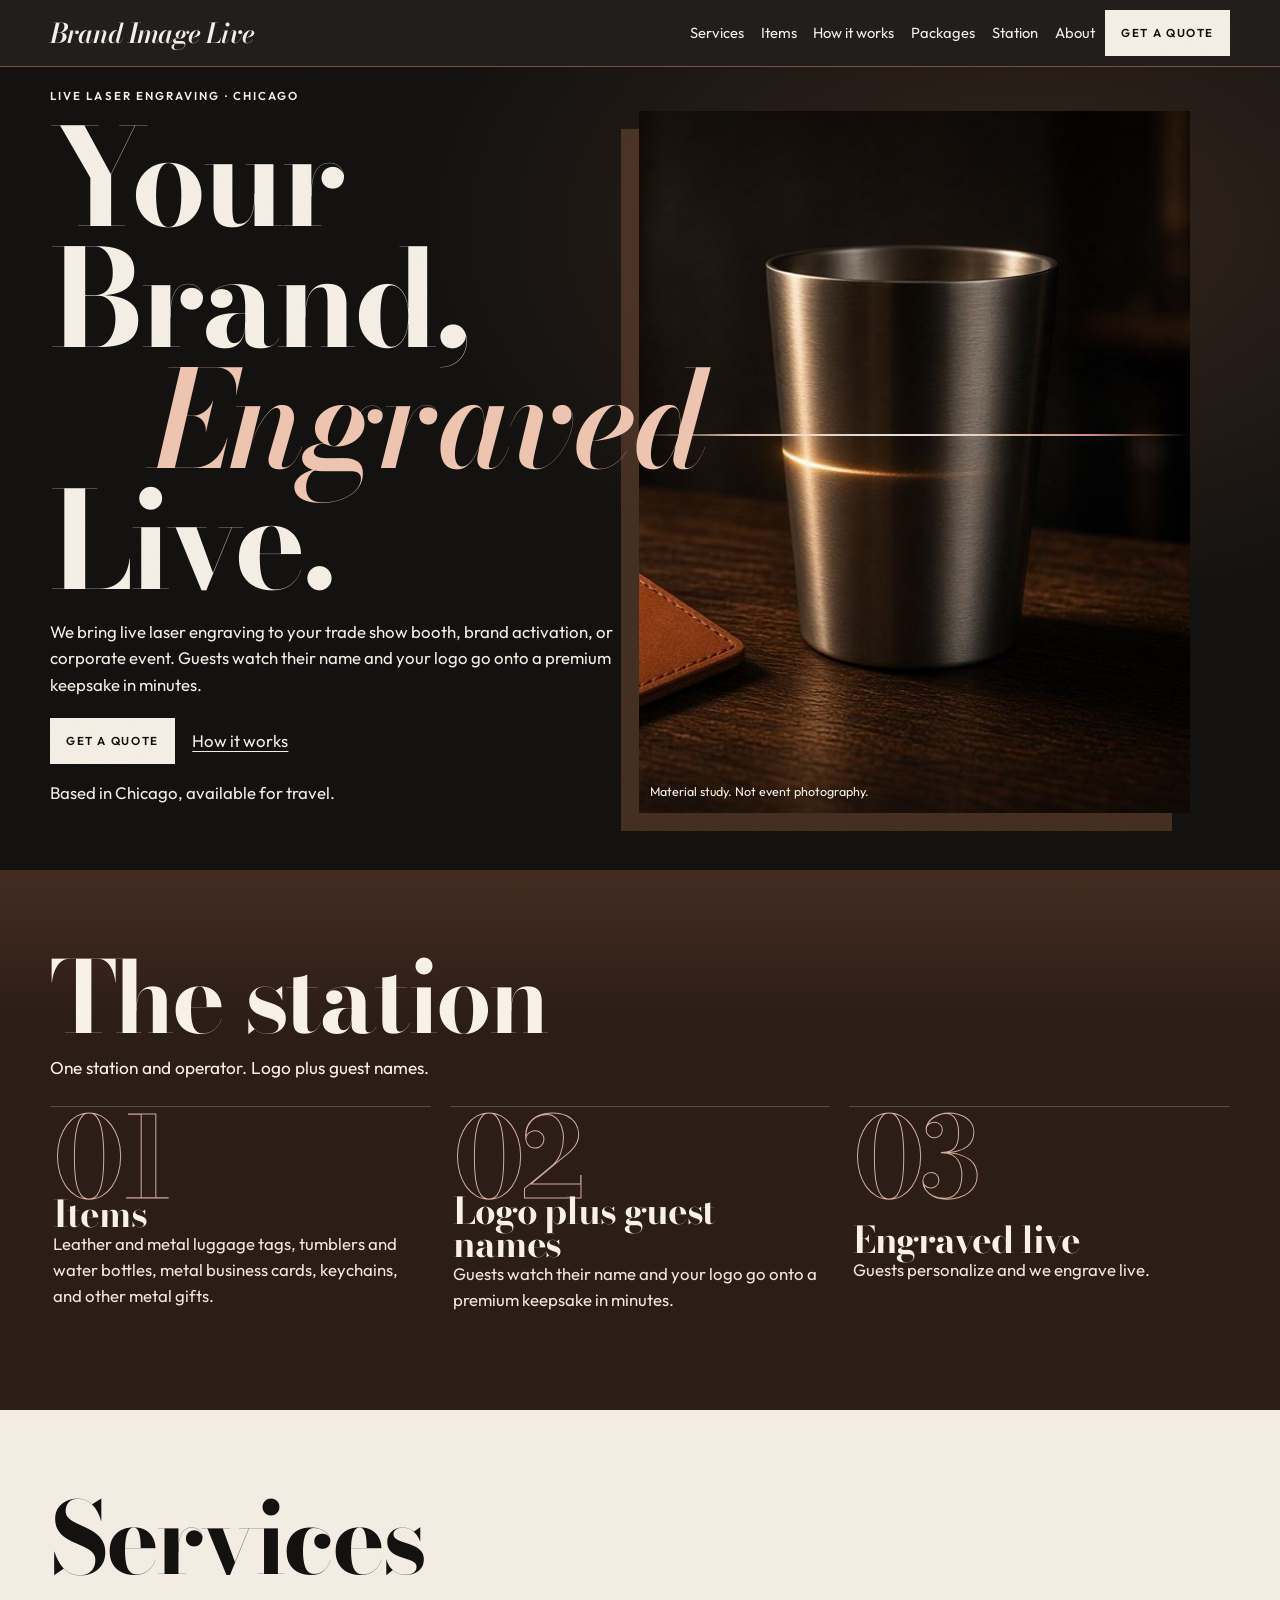
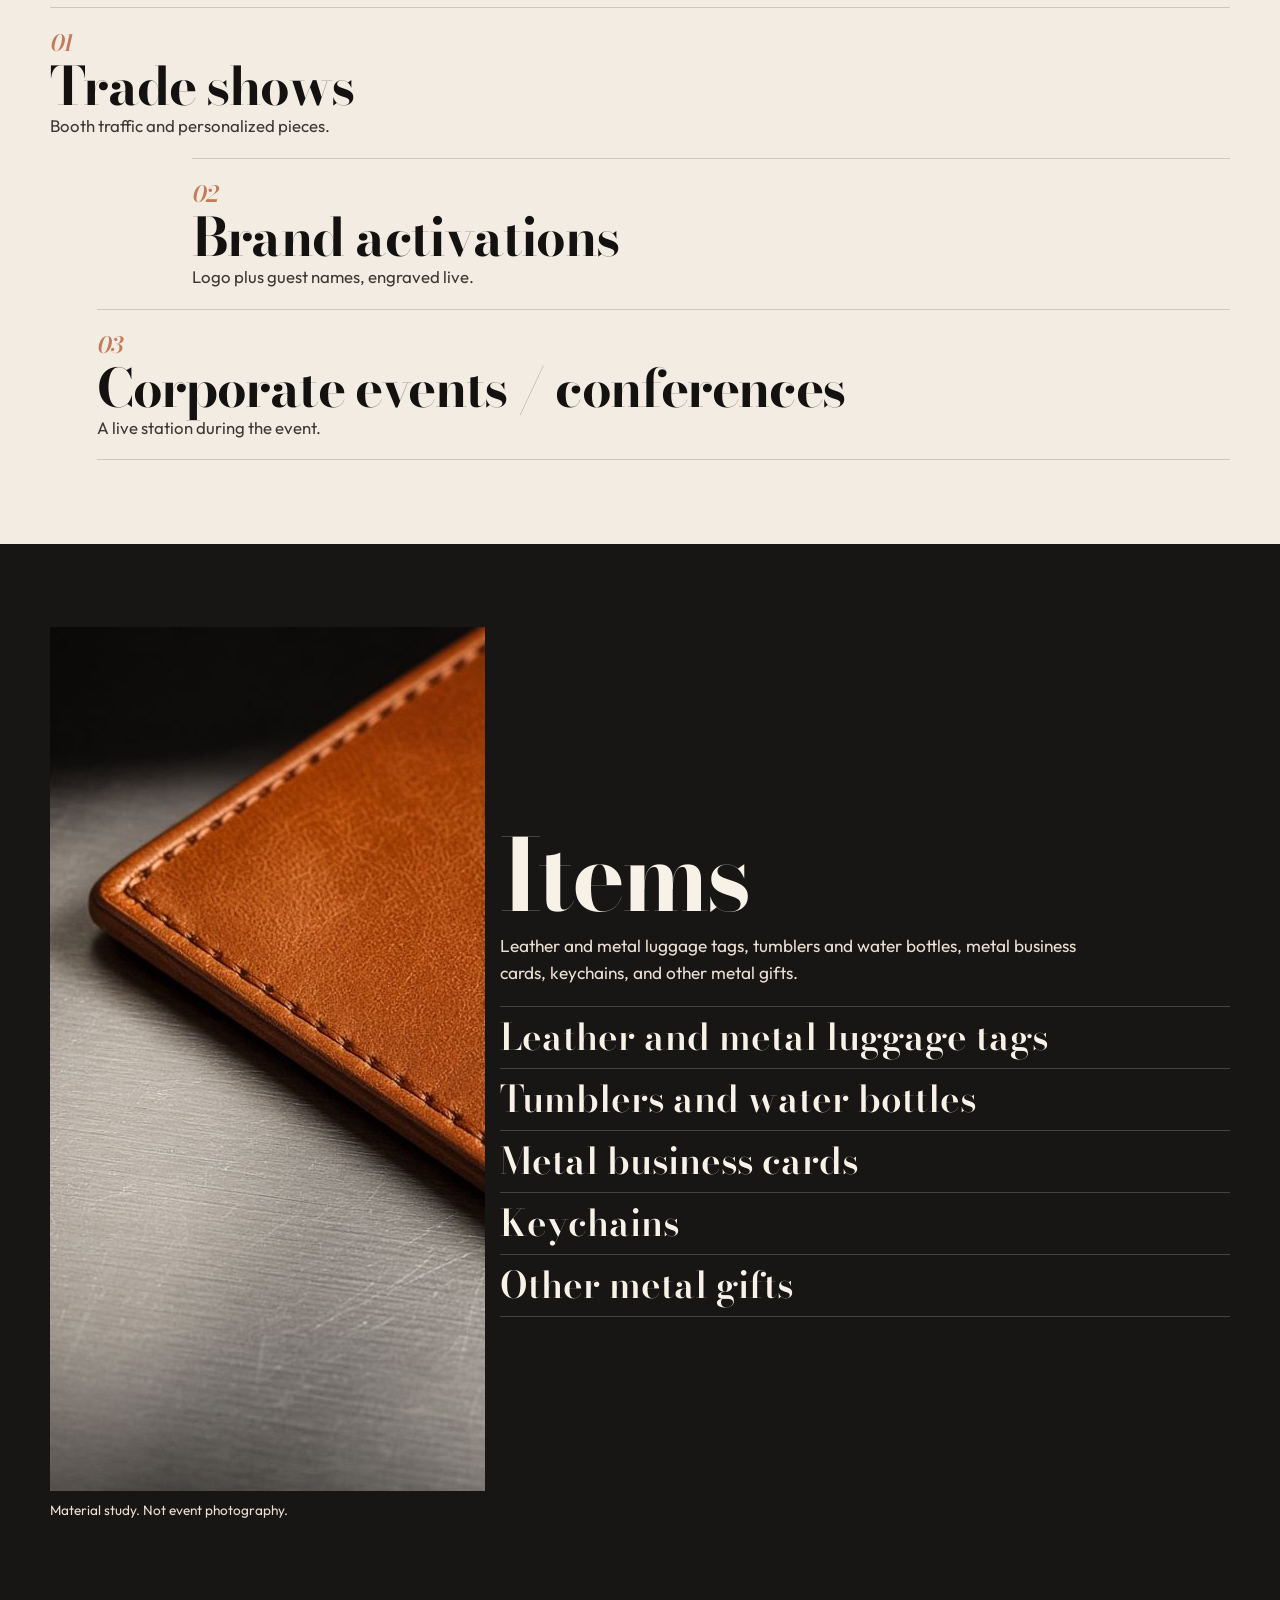
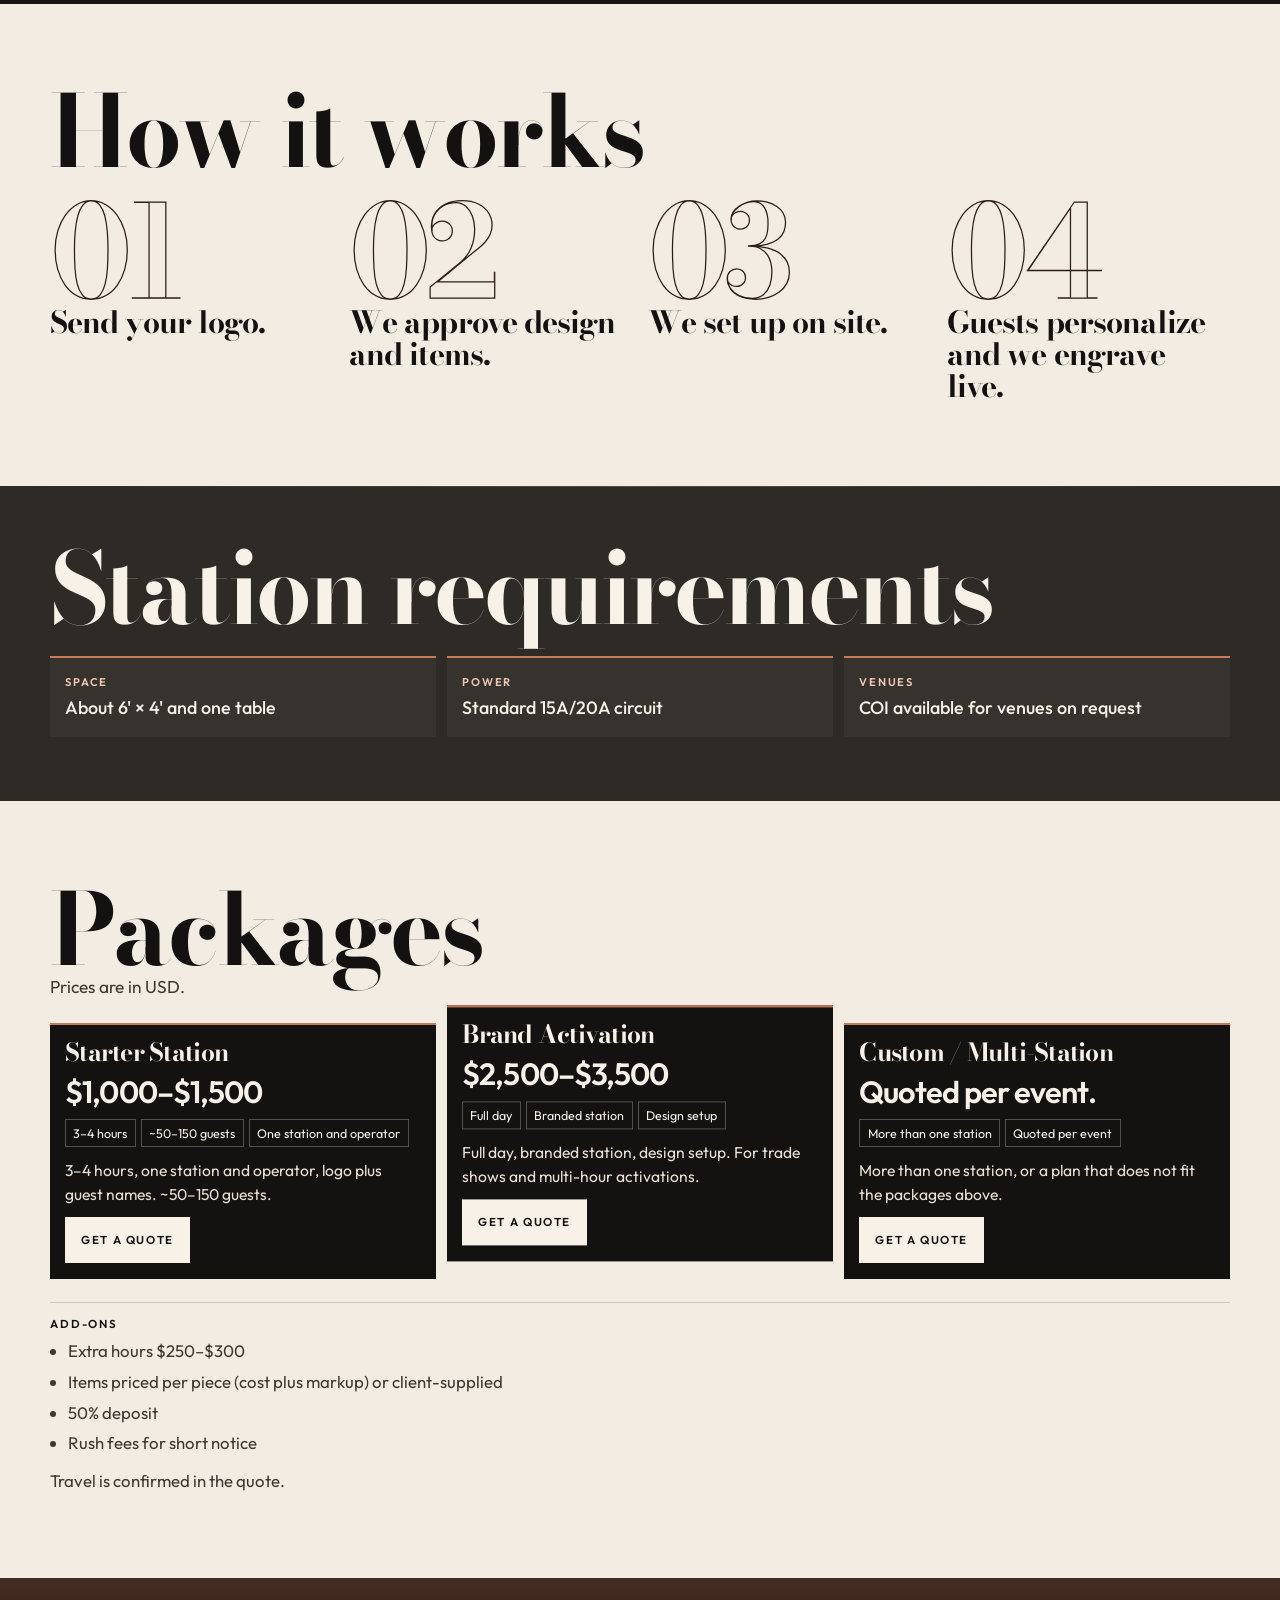
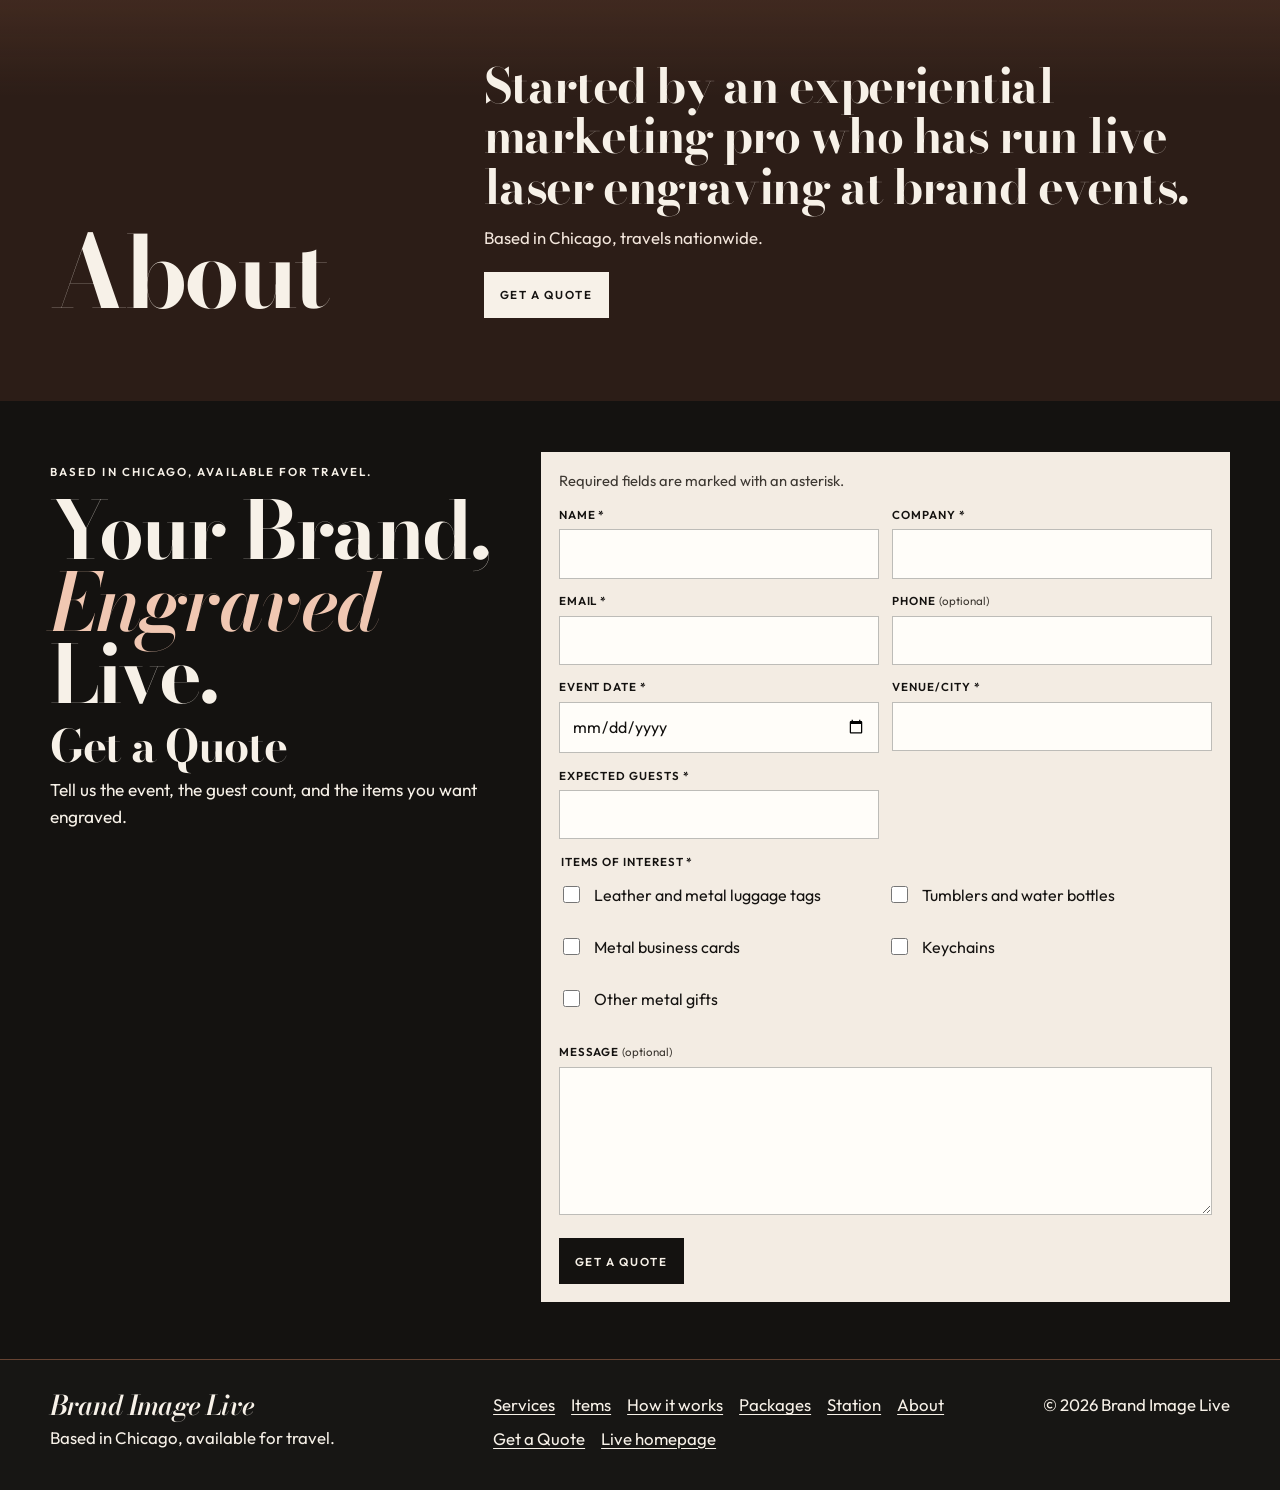
<file: creative/index.html>
<!DOCTYPE html>
<html lang="en">
<head>
  <meta charset="utf-8">
  <meta name="viewport" content="width=device-width, initial-scale=1">
  <title>Brand Image Live | Live Laser Engraving for Events, Chicago</title>
  <meta name="description" content="On-site live laser engraving for trade shows, brand activations, and corporate events. Personalized luggage tags, tumblers, and metal gifts engraved while guests watch. Based in Chicago, available for travel.">
  <meta name="robots" content="noindex">
  <meta name="theme-color" content="#141210">
  <meta name="color-scheme" content="light">
  <meta name="format-detection" content="telephone=no, email=no, address=no">
  <link rel="canonical" href="https://artmro2.github.io/brand-image-live/creative/">
  <meta property="og:type" content="website">
  <meta property="og:title" content="Brand Image Live | Live Laser Engraving for Events, Chicago">
  <meta property="og:description" content="On-site live laser engraving for trade shows, brand activations, and corporate events. Personalized luggage tags, tumblers, and metal gifts engraved while guests watch. Based in Chicago, available for travel.">
  <meta property="og:url" content="https://artmro2.github.io/brand-image-live/creative/">
  <meta property="og:image" content="https://artmro2.github.io/brand-image-live/og.png">
  <link rel="icon" href="../favicon.svg" type="image/svg+xml">
  <link rel="preload" href="fonts/bodoni-moda-700.woff2" as="font" type="font/woff2" crossorigin>
  <link rel="preload" href="../fonts/outfit-400.woff2" as="font" type="font/woff2" crossorigin>
  <link rel="preload" href="../images/hero-still.jpg" as="image">
  <link rel="stylesheet" href="styles.css">
  <script src="../script.js" defer></script>
</head>
<body>
  <a class="skip" href="#content">Skip to content</a>
  <header class="site-header" id="top">
    <div class="wrap header-bar">
      <a class="wordmark" href="#top">Brand Image Live</a>
      <button class="nav-toggle" type="button" aria-expanded="false" aria-controls="site-nav">Menu</button>
      <nav class="site-nav" id="site-nav" aria-label="Primary">
        <a href="#services">Services</a>
        <a href="#items">Items</a>
        <a href="#process">How it works</a>
        <a href="#packages">Packages</a>
        <a href="#station">Station</a>
        <a href="#about">About</a>
        <a class="btn nav-cta" href="#quote">Get a Quote</a>
      </nav>
      <a class="btn header-cta" href="#quote">Get a Quote</a>
    </div>
  </header>

  <main id="content">
    <section class="hero" aria-labelledby="hero-title">
      <div class="wrap hero-grid">
        <div class="hero-copy">
          <p class="eyebrow">Live laser engraving · Chicago</p>
          <h1 id="hero-title"><span class="line">Your Brand,</span> <span class="line em">Engraved</span> <span class="line">Live.</span></h1>
          <p class="lede">We bring live laser engraving to your trade show booth, brand activation, or corporate event. Guests watch their name and your logo go onto a premium keepsake in minutes.</p>
          <div class="cta-row">
            <a class="btn" href="#quote">Get a Quote</a>
            <a class="link" href="#process">How it works</a>
          </div>
          <p class="where">Based in Chicago, available for travel.</p>
        </div>
        <figure class="hero-frame">
          <img src="../images/hero-still.jpg" width="1280" height="720" alt="A blank leather luggage tag and a plain metal tumbler on a dark table. Material study, not event photography." fetchpriority="high" decoding="async">
          <span class="laser" aria-hidden="true"></span>
          <figcaption>Material study. Not event photography.</figcaption>
        </figure>
      </div>
    </section>

    <section class="umber" aria-labelledby="approach-title">
      <div class="wrap">
        <div class="section-kicker">
          <h2 id="approach-title">The station</h2>
          <p>One station and operator. Logo plus guest names.</p>
        </div>
        <ol class="approach-list">
          <li>
            <span class="giant" aria-hidden="true">01</span>
            <div>
              <h3>Items</h3>
              <p>Leather and metal luggage tags, tumblers and water bottles, metal business cards, keychains, and other metal gifts.</p>
            </div>
          </li>
          <li>
            <span class="giant" aria-hidden="true">02</span>
            <div>
              <h3>Logo plus guest names</h3>
              <p>Guests watch their name and your logo go onto a premium keepsake in minutes.</p>
            </div>
          </li>
          <li>
            <span class="giant" aria-hidden="true">03</span>
            <div>
              <h3>Engraved live</h3>
              <p>Guests personalize and we engrave live.</p>
            </div>
          </li>
        </ol>
      </div>
    </section>

    <section class="paper" id="services" aria-labelledby="services-title">
      <div class="wrap">
        <h2 id="services-title" class="display">Services</h2>
        <ul class="service-list">
          <li>
            <span class="idx" aria-hidden="true">01</span>
            <h3>Trade shows</h3>
            <p>Booth traffic and personalized pieces.</p>
          </li>
          <li>
            <span class="idx" aria-hidden="true">02</span>
            <h3>Brand activations</h3>
            <p>Logo plus guest names, engraved live.</p>
          </li>
          <li>
            <span class="idx" aria-hidden="true">03</span>
            <h3>Corporate events / conferences</h3>
            <p>A live station during the event.</p>
          </li>
        </ul>
      </div>
    </section>

    <section class="graphite" id="items" aria-labelledby="items-title">
      <div class="wrap items-layout">
        <figure class="study">
          <img src="../images/metal-study.jpg" width="1152" height="864" alt="Close view of blank leather on brushed metal. Material study, not event photography." decoding="async">
          <figcaption>Material study. Not event photography.</figcaption>
        </figure>
        <div class="items-copy">
          <h2 id="items-title" class="display">Items</h2>
          <p class="intro">Leather and metal luggage tags, tumblers and water bottles, metal business cards, keychains, and other metal gifts.</p>
          <ul class="item-list">
            <li>Leather and metal luggage tags</li>
            <li>Tumblers and water bottles</li>
            <li>Metal business cards</li>
            <li>Keychains</li>
            <li>Other metal gifts</li>
          </ul>
        </div>
      </div>
    </section>

    <section class="paper process" id="process" aria-labelledby="process-title">
      <div class="wrap">
        <h2 id="process-title" class="display">How it works</h2>
        <ol class="steps">
          <li>
            <span class="stroke" aria-hidden="true">01</span>
            <h3>Send your logo.</h3>
          </li>
          <li>
            <span class="stroke" aria-hidden="true">02</span>
            <h3>We approve design and items.</h3>
          </li>
          <li>
            <span class="stroke" aria-hidden="true">03</span>
            <h3>We set up on site.</h3>
          </li>
          <li>
            <span class="stroke" aria-hidden="true">04</span>
            <h3>Guests personalize and we engrave live.</h3>
          </li>
        </ol>
      </div>
    </section>

    <section class="steel" id="station" aria-labelledby="station-title">
      <div class="wrap">
        <h2 id="station-title" class="display light">Station requirements</h2>
        <ul class="spec-grid">
          <li>
            <span>Space</span>
            <p>About 6' × 4' and one table</p>
          </li>
          <li>
            <span>Power</span>
            <p>Standard 15A/20A circuit</p>
          </li>
          <li>
            <span>Venues</span>
            <p>COI available for venues on request</p>
          </li>
        </ul>
      </div>
    </section>

    <section class="paper" id="packages" aria-labelledby="packages-title">
      <div class="wrap">
        <h2 id="packages-title" class="display">Packages</h2>
        <p class="intro">Prices are in USD.</p>
        <div class="package-grid">
          <article class="package">
            <h3>Starter Station</h3>
            <p class="price">$1,000–$1,500</p>
            <ul class="glance">
              <li>3–4 hours</li>
              <li>~50–150 guests</li>
              <li>One station and operator</li>
            </ul>
            <p>3–4 hours, one station and operator, logo plus guest names. ~50–150 guests.</p>
            <a class="btn" href="#quote">Get a Quote<span class="vh"> for Starter Station</span></a>
          </article>
          <article class="package package-shift">
            <h3>Brand Activation</h3>
            <p class="price">$2,500–$3,500</p>
            <ul class="glance">
              <li>Full day</li>
              <li>Branded station</li>
              <li>Design setup</li>
            </ul>
            <p>Full day, branded station, design setup. For trade shows and multi-hour activations.</p>
            <a class="btn" href="#quote">Get a Quote<span class="vh"> for Brand Activation</span></a>
          </article>
          <article class="package">
            <h3>Custom / Multi-Station</h3>
            <p class="price">Quoted per event.</p>
            <ul class="glance">
              <li>More than one station</li>
              <li>Quoted per event</li>
            </ul>
            <p>More than one station, or a plan that does not fit the packages above.</p>
            <a class="btn" href="#quote">Get a Quote<span class="vh"> for a custom or multi-station event</span></a>
          </article>
        </div>
        <div class="terms">
          <h3>Add-ons</h3>
          <ul>
            <li>Extra hours $250–$300</li>
            <li>Items priced per piece (cost plus markup) or client-supplied</li>
            <li>50% deposit</li>
            <li>Rush fees for short notice</li>
          </ul>
          <p>Travel is confirmed in the quote.</p>
        </div>
      </div>
    </section>

    <section class="umber about" id="about" aria-labelledby="about-title">
      <div class="wrap about-grid">
        <h2 id="about-title" class="display light">About</h2>
        <div>
          <p class="about-lead">Started by an experiential marketing pro who has run live laser engraving at brand events.</p>
          <p class="about-sub">Based in Chicago, travels nationwide.</p>
          <a class="btn" href="#quote">Get a Quote</a>
        </div>
      </div>
    </section>

    <section class="quote-section" id="quote" aria-labelledby="quote-title">
      <div class="wrap quote-layout">
        <div class="quote-intro">
          <p class="eyebrow on-dark">Based in Chicago, available for travel.</p>
          <p class="band-title">Your Brand, <span>Engraved</span> Live.</p>
          <h2 id="quote-title">Get a Quote</h2>
          <p class="intro on-dark">Tell us the event, the guest count, and the items you want engraved.</p>
        </div>
        <div class="form-card">
          <noscript>
            <p class="noscript-note">JavaScript is required to confirm this form in the browser. The form does not send a message on its own.</p>
          </noscript>
          <form id="quote-form" method="post" action="#quote" novalidate>
            <p id="form-hint">Required fields are marked with an asterisk.</p>
            <div id="form-alert" class="form-alert" role="alert" tabindex="-1" hidden></div>
            <div class="form-grid">
              <div class="field">
                <label for="name">Name <span aria-hidden="true">*</span><span class="vh"> required</span></label>
                <input id="name" name="name" type="text" autocomplete="name" required maxlength="120" spellcheck="false">
                <p id="name-error" class="field-error"></p>
              </div>
              <div class="field">
                <label for="company">Company <span aria-hidden="true">*</span><span class="vh"> required</span></label>
                <input id="company" name="company" type="text" autocomplete="organization" required maxlength="160" spellcheck="false">
                <p id="company-error" class="field-error"></p>
              </div>
              <div class="field">
                <label for="email">Email <span aria-hidden="true">*</span><span class="vh"> required</span></label>
                <input id="email" name="email" type="email" autocomplete="email" inputmode="email" required maxlength="160" spellcheck="false" aria-describedby="email-error">
                <p id="email-error" class="field-error"></p>
              </div>
              <div class="field">
                <label for="phone">Phone <span class="optional">(optional)</span></label>
                <input id="phone" name="phone" type="tel" autocomplete="tel" inputmode="tel" maxlength="40" spellcheck="false">
                <p id="phone-error" class="field-error"></p>
              </div>
              <div class="field">
                <label for="event-date">Event date <span aria-hidden="true">*</span><span class="vh"> required</span></label>
                <input id="event-date" name="event-date" type="date" required autocomplete="off">
                <p id="event-date-error" class="field-error"></p>
              </div>
              <div class="field">
                <label for="venue">Venue/City <span aria-hidden="true">*</span><span class="vh"> required</span></label>
                <input id="venue" name="venue" type="text" required maxlength="180" autocomplete="off" spellcheck="false">
                <p id="venue-error" class="field-error"></p>
              </div>
              <div class="field">
                <label for="guests">Expected guests <span aria-hidden="true">*</span><span class="vh"> required</span></label>
                <input id="guests" name="guests" type="number" inputmode="numeric" min="1" max="100000" step="1" required>
                <p id="guests-error" class="field-error"></p>
              </div>
              <fieldset class="field span-2" id="items-group" tabindex="-1" aria-describedby="items-group-error">
                <legend>Items of interest <span aria-hidden="true">*</span><span class="vh"> required</span></legend>
                <div class="check-grid">
                  <label class="check"><input type="checkbox" name="items" value="Leather and metal luggage tags"> <span>Leather and metal luggage tags</span></label>
                  <label class="check"><input type="checkbox" name="items" value="Tumblers and water bottles"> <span>Tumblers and water bottles</span></label>
                  <label class="check"><input type="checkbox" name="items" value="Metal business cards"> <span>Metal business cards</span></label>
                  <label class="check"><input type="checkbox" name="items" value="Keychains"> <span>Keychains</span></label>
                  <label class="check"><input type="checkbox" name="items" value="Other metal gifts"> <span>Other metal gifts</span></label>
                </div>
                <p id="items-group-error" class="field-error"></p>
              </fieldset>
              <div class="field span-2">
                <label for="message">Message <span class="optional">(optional)</span></label>
                <textarea id="message" name="message" maxlength="2000" rows="5"></textarea>
                <p id="message-error" class="field-error"></p>
              </div>
            </div>
            <div class="form-actions">
              <button class="btn" type="submit">Get a Quote</button>
            </div>
          </form>
          <div id="confirmation" class="confirmation" role="status" tabindex="-1" hidden>
            <p class="eyebrow on-ink">Quote</p>
            <h3 id="confirmation-title">Quote request confirmed</h3>
            <p id="confirmation-lead"></p>
            <p class="confirm-note">Nothing was sent. No inbox is connected to this form. Copy the summary if you need a record.</p>
            <dl id="confirmation-summary" class="summary"></dl>
            <div class="cta-row">
              <button class="btn" type="button" id="copy-summary">Copy summary</button>
              <button class="btn btn-ghost" type="button" id="edit-request">Edit request</button>
            </div>
            <p id="copy-status" class="vh" role="status"></p>
          </div>
        </div>
      </div>
    </section>
  </main>

  <footer class="site-footer">
    <div class="wrap footer-grid">
      <div>
        <p class="wordmark footer-mark">Brand Image Live</p>
        <p>Based in Chicago, available for travel.</p>
      </div>
      <nav class="footer-nav" aria-label="Footer">
        <a href="#services">Services</a>
        <a href="#items">Items</a>
        <a href="#process">How it works</a>
        <a href="#packages">Packages</a>
        <a href="#station">Station</a>
        <a href="#about">About</a>
        <a href="#quote">Get a Quote</a>
        <a href="../">Live homepage</a>
      </nav>
      <p class="legal">© <span id="year">2026</span> Brand Image Live</p>
    </div>
  </footer>
</body>
</html>
</file>
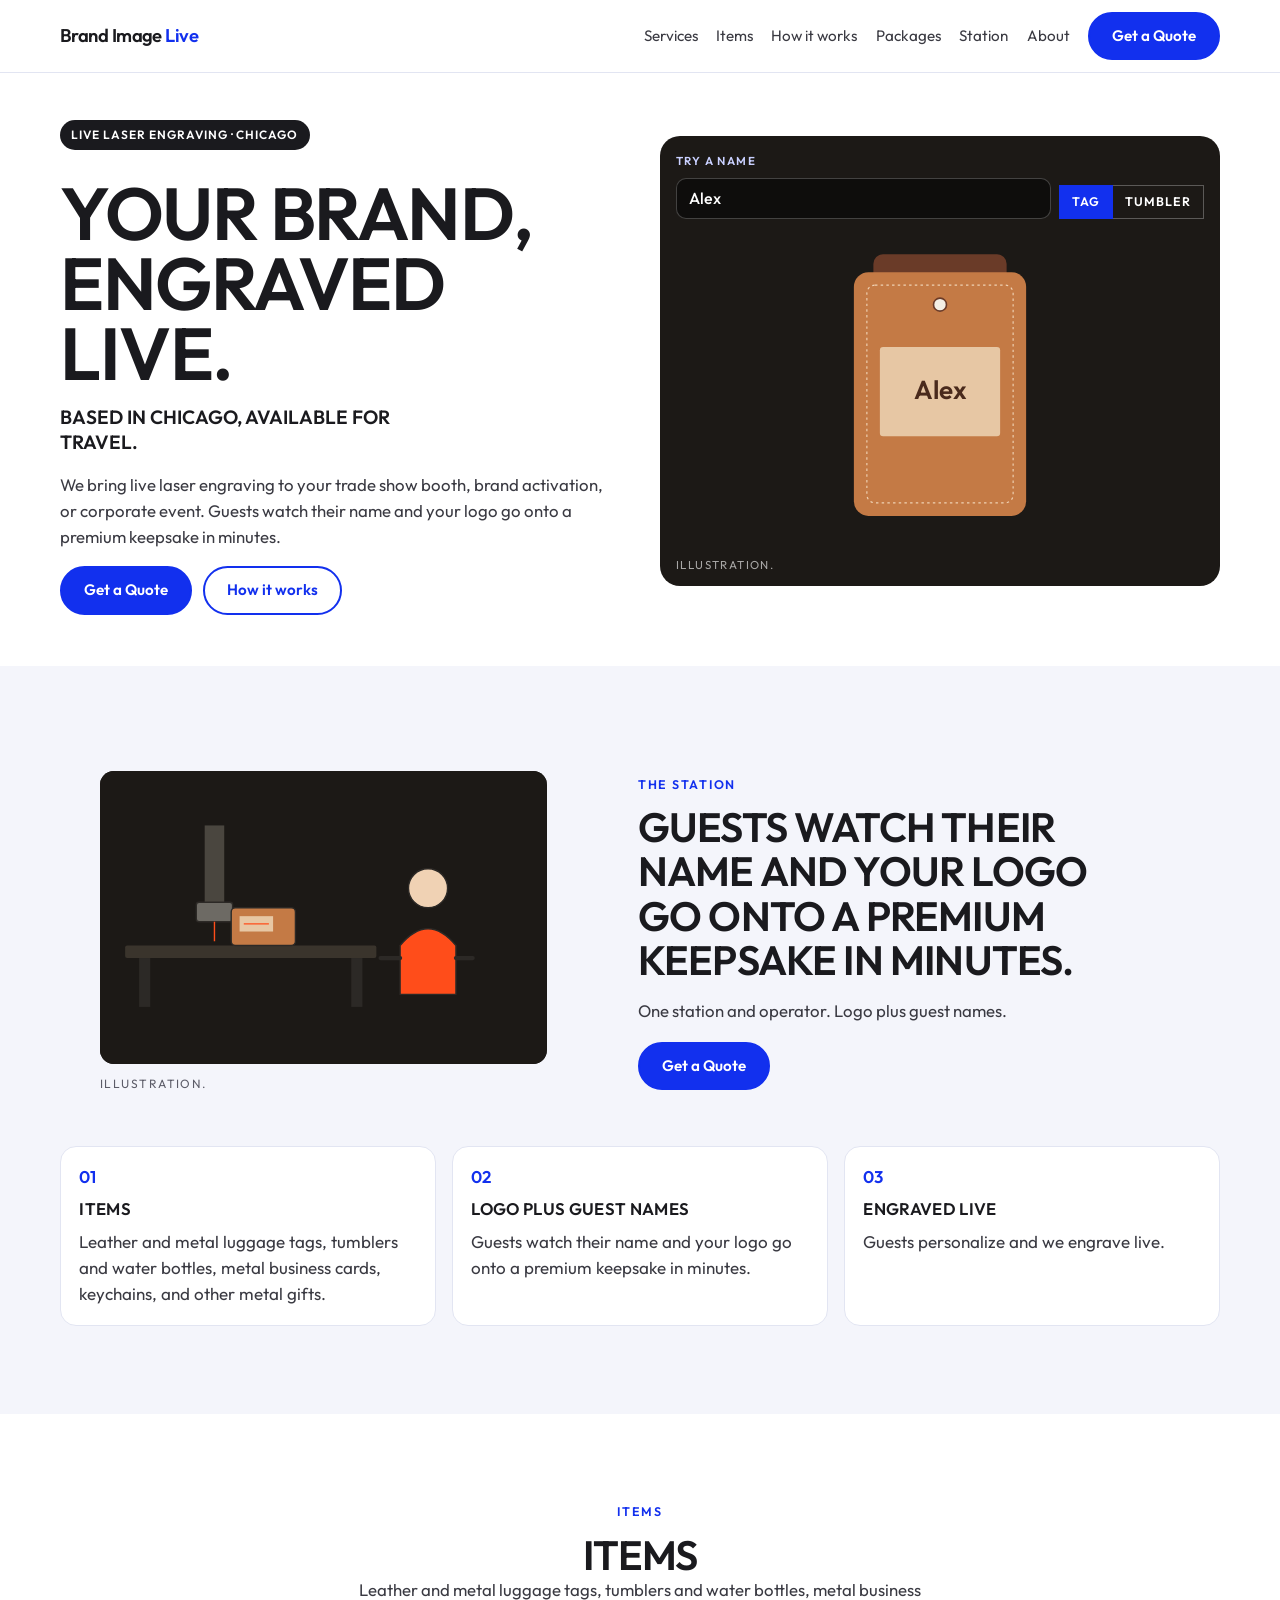
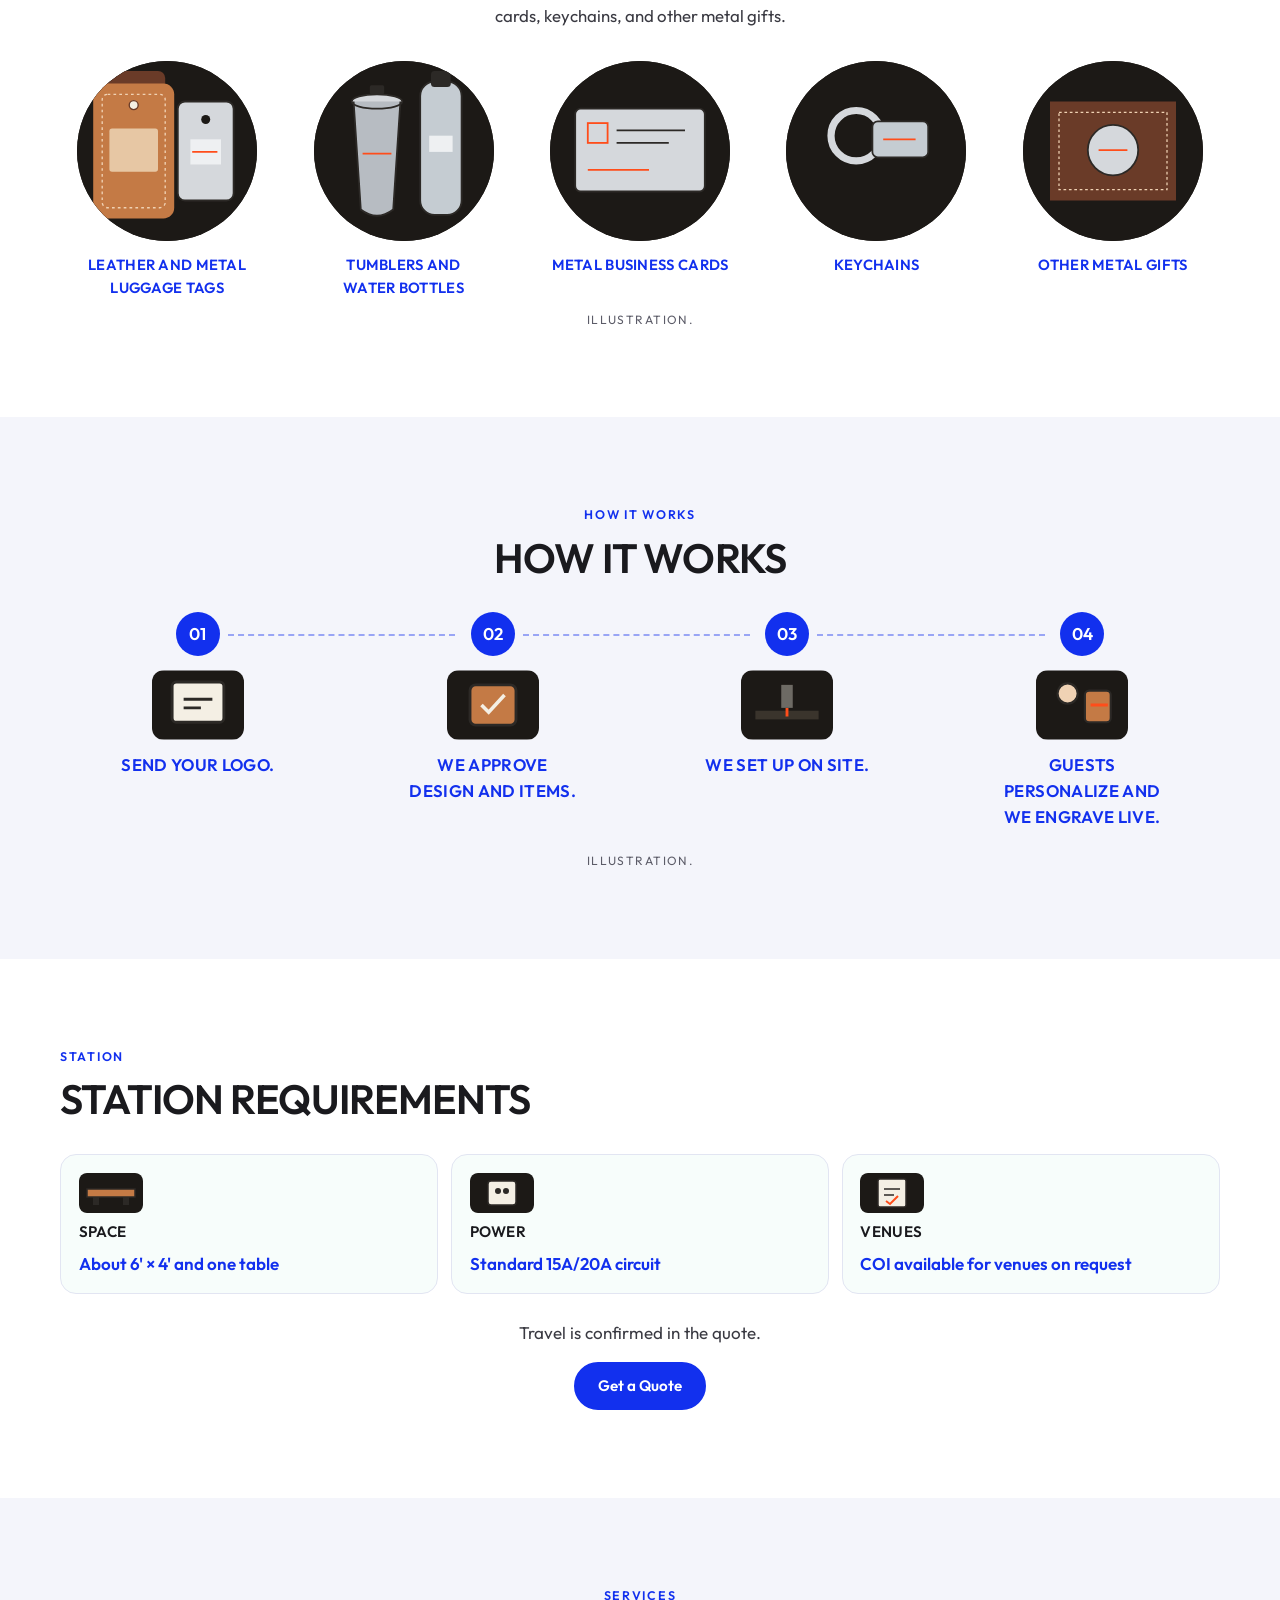
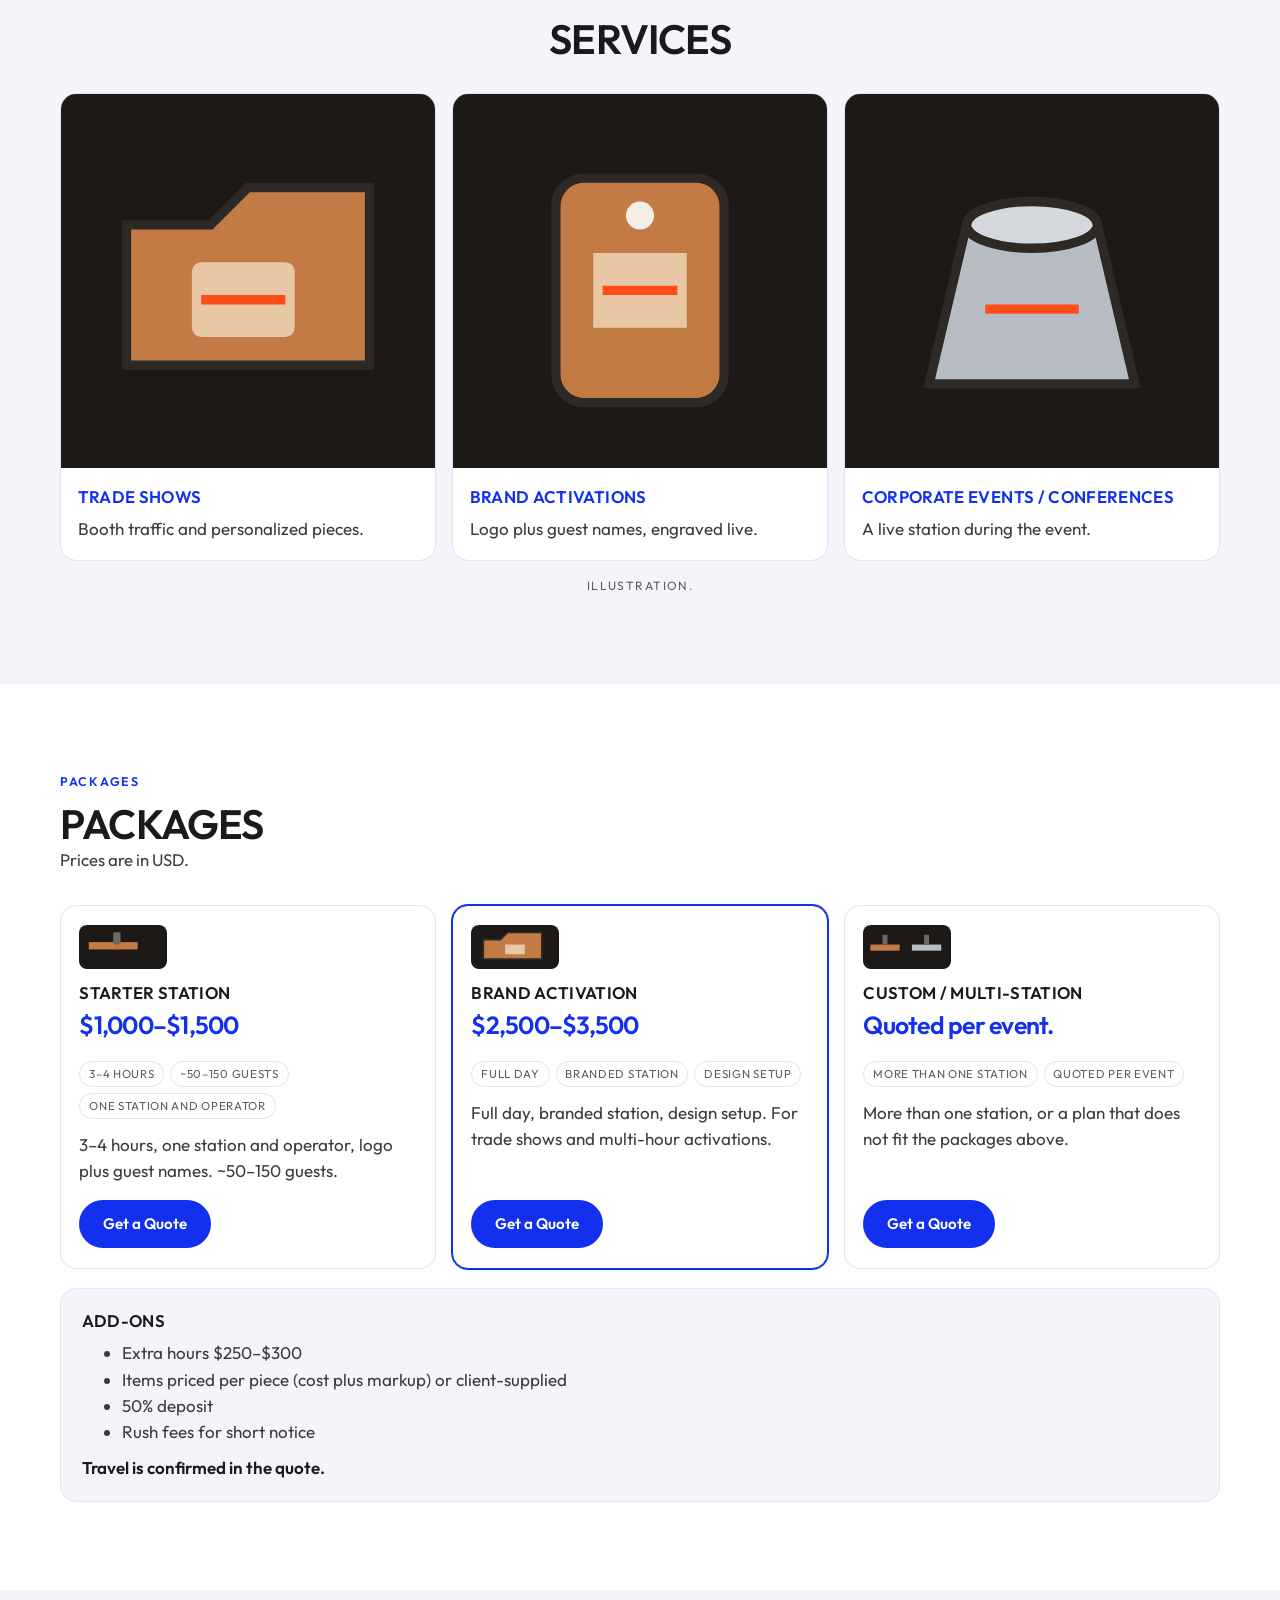
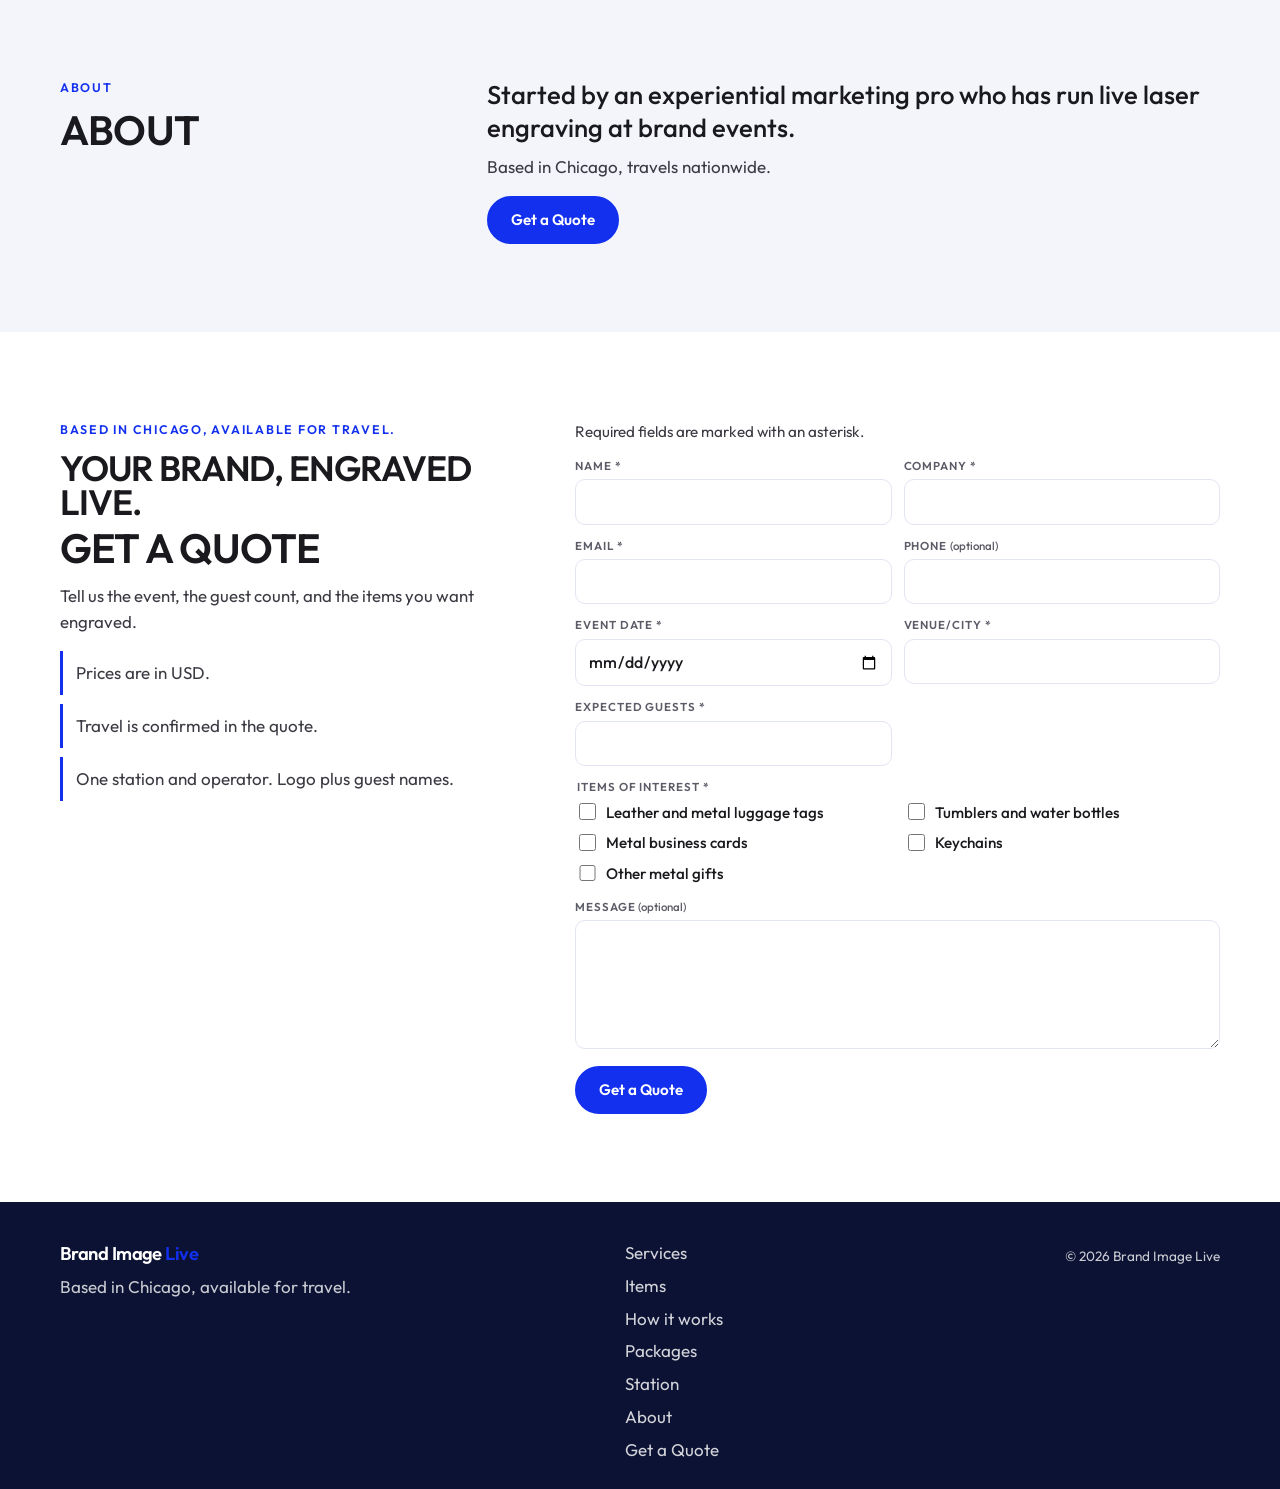
<file: digital-style/index.html>
<!DOCTYPE html>
<html lang="en">
<head>
  <meta charset="utf-8">
  <meta name="viewport" content="width=device-width, initial-scale=1">
  <title>Brand Image Live | Layout preview</title>
  <meta name="description" content="On-site live laser engraving for trade shows, brand activations, and corporate events. Personalized luggage tags, tumblers, and metal gifts engraved while guests watch. Based in Chicago, available for travel.">
  <meta name="robots" content="noindex, nofollow">
  <meta name="theme-color" content="#f4f5fb">
  <meta name="color-scheme" content="light">
  <meta name="format-detection" content="telephone=no, email=no, address=no">
  <link rel="canonical" href="https://artmro2.github.io/brand-image-live/">
  <link rel="icon" href="../favicon.svg" type="image/svg+xml">
  <link rel="apple-touch-icon" href="../apple-touch-icon.png">
  <link rel="preload" href="../fonts/outfit-600.woff2" as="font" type="font/woff2" crossorigin>
  <link rel="stylesheet" href="styles.css">
  <script src="script.js" defer></script>
</head>
<body>
  <a class="skip" href="#content">Skip to content</a>
  <header class="site-header" id="top">
    <div class="nav-in">
      <a class="brand" href="#top">Brand Image <em>Live</em></a>
      <div class="nav-tools">
        <a class="btn header-cta" href="#quote">Get a Quote</a>
        <button class="nav-toggle" type="button" aria-expanded="false" aria-controls="site-nav">Menu</button>
      </div>
      <nav class="site-nav" id="site-nav" aria-label="Primary">
        <a href="#services">Services</a>
        <a href="#items">Items</a>
        <a href="#process">How it works</a>
        <a href="#packages">Packages</a>
        <a href="#station">Station</a>
        <a href="#about">About</a>
        <a class="btn nav-cta" href="#quote">Get a Quote</a>
      </nav>
    </div>
  </header>

  <main id="content">
    <section class="hero" aria-labelledby="hero-title">
      <div class="wrap hero-grid">
        <div class="hero-copy">
          <p class="badge">Live laser engraving · Chicago</p>
          <h1 id="hero-title">Your Brand, Engraved Live.</h1>
          <p class="hero-sub">Based in Chicago, available for travel.</p>
          <p class="lede">We bring live laser engraving to your trade show booth, brand activation, or corporate event. Guests watch their name and your logo go onto a premium keepsake in minutes.</p>
          <div class="btn-row">
            <a class="btn" href="#quote">Get a Quote</a>
            <a class="btn btn-out" href="#process">How it works</a>
          </div>
        </div>
        <div class="bench" id="bench-stage" data-active="tag">
          <div class="bench-bar">
            <label for="preview-name">Try a name</label>
            <input id="preview-name" type="text" maxlength="16" value="Alex" autocomplete="off" spellcheck="false" enterkeyhint="done">
            <div class="piece-toggle" role="group" aria-label="Piece">
              <button class="piece-btn is-on" type="button" data-piece="tag" aria-pressed="true">Tag</button>
              <button class="piece-btn" type="button" data-piece="tumbler" aria-pressed="false">Tumbler</button>
            </div>
          </div>
          <div class="stage">
            <svg class="piece piece-tag" viewBox="0 0 320 400" role="img" aria-label="A luggage tag with a name being engraved. Illustration.">
              <rect x="78" y="36" width="164" height="36" rx="12" fill="#6a3b28"/>
              <rect x="54" y="58" width="212" height="300" rx="18" fill="#c47a45"/>
              <rect x="70" y="74" width="180" height="268" rx="10" fill="none" stroke="#f0d2b4" stroke-width="1.4" stroke-dasharray="3 4"/>
              <circle cx="160" cy="98" r="8" fill="#f4efe4" stroke="#6a3b28" stroke-width="2"/>
              <rect x="86" y="150" width="148" height="110" rx="4" fill="#e7c7a4"/>
              <text class="burn burn-tag" x="160" y="214" text-anchor="middle" font-family="Outfit, sans-serif" font-size="32" font-weight="600" fill="#4a2a1c">Alex</text>
              <g class="spark spark-tag"><line x1="0" y1="0" x2="36" y2="0" stroke="#ff4d1a" stroke-width="2.5"/><circle cx="36" cy="0" r="3.5" fill="#fff4ea"/></g>
            </svg>
            <svg class="piece piece-tumbler" viewBox="0 0 320 400" role="img" aria-label="A tumbler with a name being engraved. Illustration.">
              <ellipse cx="160" cy="78" rx="78" ry="18" fill="#d5d8dc"/>
              <path d="M86 78 L104 330 Q160 356 216 330 L234 78 Z" fill="#b7bcc2"/>
              <ellipse cx="160" cy="78" rx="78" ry="18" fill="none" stroke="#2c2926" stroke-width="2"/>
              <path d="M86 78 L104 330 Q160 356 216 330 L234 78" fill="none" stroke="#2c2926" stroke-width="2"/>
              <rect x="148" y="48" width="24" height="14" rx="2" fill="#2c2926"/>
              <text class="burn burn-cup" x="160" y="210" text-anchor="middle" font-family="Outfit, sans-serif" font-size="32" font-weight="600" fill="#f4efe4">Alex</text>
              <g class="spark spark-cup"><line x1="0" y1="0" x2="36" y2="0" stroke="#ff4d1a" stroke-width="2.5"/><circle cx="36" cy="0" r="3.5" fill="#fff4ea"/></g>
            </svg>
          </div>
          <p class="bench-note">Illustration.</p>
        </div>
      </div>
    </section>

    <section class="tint" aria-labelledby="station-lead">
      <div class="wrap">
        <div class="split">
          <figure>
            <svg class="scene" viewBox="0 0 640 420" role="img" aria-label="Illustration of a laser station and a guest.">
              <rect width="640" height="420" fill="#1c1916"/>
              <rect x="36" y="250" width="360" height="18" rx="3" fill="#3a342c"/>
              <rect x="56" y="268" width="16" height="70" fill="#2c2926"/>
              <rect x="360" y="268" width="16" height="70" fill="#2c2926"/>
              <rect x="150" y="78" width="28" height="120" fill="#4a463f"/>
              <rect x="138" y="188" width="52" height="28" rx="4" fill="#6d6a64" stroke="#2c2926" stroke-width="2"/>
              <path class="beam-drop" d="M164 216 v28" stroke="#ff4d1a" stroke-width="2"/>
              <rect x="188" y="196" width="92" height="54" rx="6" fill="#c47a45" stroke="#2c2926" stroke-width="2"/>
              <rect x="200" y="208" width="48" height="22" fill="#e7c7a4"/>
              <line class="beam-loop" x1="206" y1="219" x2="242" y2="219" stroke="#ff4d1a" stroke-width="2"/>
              <circle cx="470" cy="168" r="28" fill="#f0d2b4" stroke="#2c2926" stroke-width="2"/>
              <path d="M430 250 q40-48 80 0 v70 h-80 Z" fill="#ff4d1a" stroke="#2c2926" stroke-width="2"/>
              <path d="M430 268 h-28" stroke="#2c2926" stroke-width="6" stroke-linecap="round"/>
              <path d="M510 268 h24" stroke="#2c2926" stroke-width="6" stroke-linecap="round"/>
            </svg>
            <figcaption class="cap">Illustration.</figcaption>
          </figure>
          <div>
            <p class="kicker">The station</p>
            <h2 id="station-lead">Guests watch their name and your logo go onto a premium keepsake in minutes.</h2>
            <p class="lede" style="margin-top:1rem">One station and operator. Logo plus guest names.</p>
            <div class="btn-row" style="margin-top:1.1rem"><a class="btn" href="#quote">Get a Quote</a></div>
          </div>
        </div>
        <ol class="points">
          <li>
            <span class="num" aria-hidden="true">01</span>
            <h3>Items</h3>
            <p>Leather and metal luggage tags, tumblers and water bottles, metal business cards, keychains, and other metal gifts.</p>
          </li>
          <li>
            <span class="num" aria-hidden="true">02</span>
            <h3>Logo plus guest names</h3>
            <p>Guests watch their name and your logo go onto a premium keepsake in minutes.</p>
          </li>
          <li>
            <span class="num" aria-hidden="true">03</span>
            <h3>Engraved live</h3>
            <p>Guests personalize and we engrave live.</p>
          </li>
        </ol>
      </div>
    </section>

    <section id="items" aria-labelledby="items-title">
      <div class="wrap">
        <div class="head center">
          <p class="kicker">Items</p>
          <h2 id="items-title">Items</h2>
          <p class="lede">Leather and metal luggage tags, tumblers and water bottles, metal business cards, keychains, and other metal gifts.</p>
        </div>
        <ul class="products">
          <li>
            <div class="orb">
              <svg viewBox="0 0 200 250" preserveAspectRatio="xMidYMid slice" role="img" aria-label="Illustration of a leather luggage tag and a metal luggage tag.">
                <rect width="200" height="250" fill="#1c1916"/>
                <rect x="28" y="36" width="70" height="22" rx="8" fill="#6a3b28"/>
                <rect x="18" y="50" width="90" height="150" rx="12" fill="#c47a45"/>
                <rect x="28" y="62" width="70" height="126" rx="6" fill="none" stroke="#f0d2b4" stroke-width="1.5" stroke-dasharray="3 3.5"/>
                <circle cx="63" cy="74" r="5" fill="#f4efe4" stroke="#6a3b28" stroke-width="1.5"/>
                <rect x="36" y="100" width="54" height="48" rx="3" fill="#e7c7a4"/>
                <rect x="112" y="70" width="62" height="110" rx="8" fill="#d5d8dc" stroke="#2c2926" stroke-width="2"/>
                <circle cx="143" cy="90" r="5" fill="#1c1916"/>
                <rect x="126" y="112" width="34" height="28" fill="#eef0f2"/>
                <line class="beam-loop" x1="128" y1="126" x2="156" y2="126" stroke="#ff4d1a" stroke-width="2"/>
              </svg>
            </div>
            <h3>Leather and metal luggage tags</h3>
          </li>
          <li>
            <div class="orb">
              <svg viewBox="0 0 200 250" preserveAspectRatio="xMidYMid slice" role="img" aria-label="Illustration of a tumbler and a water bottle.">
                <rect width="200" height="250" fill="#1c1916"/>
                <ellipse cx="70" cy="70" rx="28" ry="8" fill="#d5d8dc"/>
                <path d="M44 70 L52 190 Q70 204 88 190 L96 70 Z" fill="#b7bcc2"/>
                <ellipse cx="70" cy="70" rx="28" ry="8" fill="none" stroke="#2c2926" stroke-width="2"/>
                <path d="M44 70 L52 190 Q70 204 88 190 L96 70" fill="none" stroke="#2c2926" stroke-width="2"/>
                <rect x="62" y="52" width="16" height="10" rx="2" fill="#2c2926"/>
                <line class="beam-loop" x1="54" y1="128" x2="86" y2="128" stroke="#ff4d1a" stroke-width="2"/>
                <rect x="118" y="48" width="46" height="148" rx="16" fill="#c5ccd2" stroke="#2c2926" stroke-width="2"/>
                <rect x="130" y="36" width="22" height="18" rx="4" fill="#2c2926"/>
                <rect x="128" y="108" width="26" height="18" fill="#eef0f2"/>
              </svg>
            </div>
            <h3>Tumblers and water bottles</h3>
          </li>
          <li>
            <div class="orb">
              <svg viewBox="0 0 200 250" preserveAspectRatio="xMidYMid slice" role="img" aria-label="Illustration of a metal business card.">
                <rect width="200" height="250" fill="#1c1916"/>
                <rect x="28" y="78" width="144" height="92" rx="6" fill="#d5d8dc" stroke="#2c2926" stroke-width="2"/>
                <rect x="42" y="94" width="22" height="22" fill="none" stroke="#ff4d1a" stroke-width="2"/>
                <line x1="74" y1="102" x2="150" y2="102" stroke="#2c2926" stroke-width="2"/>
                <line x1="74" y1="116" x2="132" y2="116" stroke="#2c2926" stroke-width="2"/>
                <line class="beam-loop" x1="42" y1="146" x2="110" y2="146" stroke="#ff4d1a" stroke-width="2"/>
              </svg>
            </div>
            <h3>Metal business cards</h3>
          </li>
          <li>
            <div class="orb">
              <svg viewBox="0 0 200 250" preserveAspectRatio="xMidYMid slice" role="img" aria-label="Illustration of a metal keychain.">
                <rect width="200" height="250" fill="#1c1916"/>
                <circle cx="78" cy="108" r="28" fill="none" stroke="#d5d8dc" stroke-width="8"/>
                <rect x="96" y="92" width="62" height="40" rx="6" fill="#c5ccd2" stroke="#2c2926" stroke-width="2"/>
                <line class="beam-loop" x1="108" y1="112" x2="144" y2="112" stroke="#ff4d1a" stroke-width="2"/>
              </svg>
            </div>
            <h3>Keychains</h3>
          </li>
          <li>
            <div class="orb">
              <svg viewBox="0 0 200 250" preserveAspectRatio="xMidYMid slice" role="img" aria-label="Illustration of a small metal gift disc on leather.">
                <rect width="200" height="250" fill="#1c1916"/>
                <path d="M30 70 h140 v110 H30 Z" fill="#6a3b28"/>
                <path d="M40 82 h120 v86 H40 Z" fill="none" stroke="#f0d2b4" stroke-width="1.4" stroke-dasharray="3 3"/>
                <circle cx="100" cy="124" r="28" fill="#d5d8dc" stroke="#2c2926" stroke-width="2"/>
                <line class="beam-loop" x1="84" y1="124" x2="116" y2="124" stroke="#ff4d1a" stroke-width="2"/>
              </svg>
            </div>
            <h3>Other metal gifts</h3>
          </li>
        </ul>
        <p class="cap center">Illustration.</p>
      </div>
    </section>

    <section class="tint" id="process" aria-labelledby="process-title">
      <div class="wrap">
        <div class="head center">
          <p class="kicker">How it works</p>
          <h2 id="process-title">How it works</h2>
        </div>
        <ol class="steps">
          <li>
            <span class="step-n" aria-hidden="true">01</span>
            <svg class="step-ico" viewBox="0 0 64 48" aria-hidden="true"><rect width="64" height="48" fill="#1c1916"/><rect x="14" y="8" width="36" height="28" rx="3" fill="#f4efe4" stroke="#2c2926" stroke-width="2"/><path d="M22 20 h20 M22 26 h12" stroke="#2c2926" stroke-width="2"/></svg>
            <h3>Send your logo.</h3>
          </li>
          <li>
            <span class="step-n" aria-hidden="true">02</span>
            <svg class="step-ico" viewBox="0 0 64 48" aria-hidden="true"><rect width="64" height="48" fill="#1c1916"/><rect x="16" y="10" width="32" height="28" rx="4" fill="#c47a45" stroke="#2c2926" stroke-width="2"/><path d="M24 24 l5 5 11-12" fill="none" stroke="#f4efe4" stroke-width="2.5"/></svg>
            <h3>We approve design and items.</h3>
          </li>
          <li>
            <span class="step-n" aria-hidden="true">03</span>
            <svg class="step-ico" viewBox="0 0 64 48" aria-hidden="true"><rect width="64" height="48" fill="#1c1916"/><rect x="10" y="28" width="44" height="6" fill="#3a342c"/><rect x="28" y="10" width="8" height="16" fill="#6d6a64"/><path d="M32 26 v6" stroke="#ff4d1a" stroke-width="2"/></svg>
            <h3>We set up on site.</h3>
          </li>
          <li>
            <span class="step-n" aria-hidden="true">04</span>
            <svg class="step-ico" viewBox="0 0 64 48" aria-hidden="true"><rect width="64" height="48" fill="#1c1916"/><circle cx="22" cy="16" r="7" fill="#f0d2b4" stroke="#2c2926" stroke-width="1.5"/><rect x="34" y="14" width="18" height="22" rx="3" fill="#c47a45" stroke="#2c2926" stroke-width="1.5"/><line class="beam-loop" x1="38" y1="24" x2="50" y2="24" stroke="#ff4d1a" stroke-width="2"/></svg>
            <h3>Guests personalize and we engrave live.</h3>
          </li>
        </ol>
        <p class="cap center" style="margin-top:1.4rem">Illustration.</p>
      </div>
    </section>

    <section id="station" aria-labelledby="station-title">
      <div class="wrap">
        <div class="head">
          <p class="kicker">Station</p>
          <h2 id="station-title">Station requirements</h2>
        </div>
        <ul class="specs">
          <li>
            <svg class="spec-ico" viewBox="0 0 64 40" aria-hidden="true"><rect width="64" height="40" rx="6" fill="#1c1916"/><rect x="8" y="16" width="48" height="8" fill="#c47a45" stroke="#2c2926" stroke-width="1.5"/><rect x="14" y="24" width="6" height="8" fill="#2c2926"/><rect x="44" y="24" width="6" height="8" fill="#2c2926"/></svg>
            <h3>Space</h3>
            <p>About 6' × 4' and one table</p>
          </li>
          <li>
            <svg class="spec-ico" viewBox="0 0 64 40" aria-hidden="true"><rect width="64" height="40" rx="6" fill="#1c1916"/><rect x="18" y="8" width="28" height="24" rx="3" fill="#f4efe4" stroke="#2c2926" stroke-width="1.5"/><circle cx="28" cy="18" r="3" fill="#2c2926"/><circle cx="36" cy="18" r="3" fill="#2c2926"/></svg>
            <h3>Power</h3>
            <p>Standard 15A/20A circuit</p>
          </li>
          <li>
            <svg class="spec-ico" viewBox="0 0 64 40" aria-hidden="true"><rect width="64" height="40" rx="6" fill="#1c1916"/><rect x="18" y="6" width="28" height="28" rx="2" fill="#f4efe4" stroke="#2c2926" stroke-width="1.5"/><path d="M24 16 h16 M24 22 h10" stroke="#2c2926" stroke-width="1.5"/><path d="M26 28 l4 3 8-8" fill="none" stroke="#ff4d1a" stroke-width="2"/></svg>
            <h3>Venues</h3>
            <p>COI available for venues on request</p>
          </li>
        </ul>
        <div class="setup-out">
          <p>Travel is confirmed in the quote.</p>
          <a class="btn" href="#quote">Get a Quote</a>
        </div>
      </div>
    </section>

    <section class="tint" id="services" aria-labelledby="services-title">
      <div class="wrap">
        <div class="head center">
          <p class="kicker">Services</p>
          <h2 id="services-title">Services</h2>
        </div>
        <ul class="events">
          <li>
            <svg viewBox="0 0 80 80" role="img" aria-label="Illustration of a trade show booth."><rect width="80" height="80" fill="#1c1916"/><path d="M14 58 V28 h18 l8-8 h26 v38 Z" fill="#c47a45" stroke="#2c2926" stroke-width="2"/><rect x="28" y="36" width="22" height="16" rx="2" fill="#e7c7a4"/><line class="beam-loop" x1="30" y1="44" x2="48" y2="44" stroke="#ff4d1a" stroke-width="2"/></svg>
            <div>
              <h3>Trade shows</h3>
              <p>Booth traffic and personalized pieces.</p>
            </div>
          </li>
          <li>
            <svg viewBox="0 0 80 80" role="img" aria-label="Illustration of a leather luggage tag."><rect width="80" height="80" fill="#1c1916"/><rect x="22" y="18" width="36" height="48" rx="6" fill="#c47a45" stroke="#2c2926" stroke-width="2"/><rect x="30" y="34" width="20" height="16" fill="#e7c7a4"/><circle cx="40" cy="26" r="3" fill="#f4efe4"/><line class="beam-loop" x1="32" y1="42" x2="48" y2="42" stroke="#ff4d1a" stroke-width="2"/></svg>
            <div>
              <h3>Brand activations</h3>
              <p>Logo plus guest names, engraved live.</p>
            </div>
          </li>
          <li>
            <svg viewBox="0 0 80 80" role="img" aria-label="Illustration of a tumbler."><rect width="80" height="80" fill="#1c1916"/><path d="M18 62 L26 28 h28 l8 34 Z" fill="#b7bcc2" stroke="#2c2926" stroke-width="2"/><ellipse cx="40" cy="28" rx="14" ry="5" fill="#d5d8dc" stroke="#2c2926" stroke-width="2"/><line class="beam-loop" x1="30" y1="46" x2="50" y2="46" stroke="#ff4d1a" stroke-width="2"/></svg>
            <div>
              <h3>Corporate events / conferences</h3>
              <p>A live station during the event.</p>
            </div>
          </li>
        </ul>
        <p class="cap center" style="margin-top:1rem">Illustration.</p>
      </div>
    </section>

    <section id="packages" aria-labelledby="packages-title">
      <div class="wrap">
        <div class="head">
          <p class="kicker">Packages</p>
          <h2 id="packages-title">Packages</h2>
          <p class="lede">Prices are in USD.</p>
        </div>
        <div class="packs">
          <article class="pack">
            <svg class="pack-ico" viewBox="0 0 72 36" aria-hidden="true"><rect width="72" height="36" fill="#1c1916"/><rect x="8" y="14" width="40" height="6" fill="#c47a45"/><rect x="28" y="6" width="6" height="10" fill="#6d6a64"/><line x1="31" y1="16" x2="31" y2="20" stroke="#ff4d1a" stroke-width="1.5"/></svg>
            <h3>Starter Station</h3>
            <p class="price">$1,000–$1,500</p>
            <ul class="glance">
              <li>3–4 hours</li>
              <li>~50–150 guests</li>
              <li>One station and operator</li>
            </ul>
            <p>3–4 hours, one station and operator, logo plus guest names. ~50–150 guests.</p>
            <a class="btn" href="#quote">Get a Quote<span class="vh"> for Starter Station</span></a>
          </article>
          <article class="pack pack-focus">
            <svg class="pack-ico" viewBox="0 0 72 36" aria-hidden="true"><rect width="72" height="36" fill="#1c1916"/><path d="M10 28 V12 h14 l6-6 h28 v22 Z" fill="#c47a45" stroke="#2c2926" stroke-width="1.5"/><rect x="28" y="16" width="16" height="8" fill="#e7c7a4"/></svg>
            <h3>Brand Activation</h3>
            <p class="price">$2,500–$3,500</p>
            <ul class="glance">
              <li>Full day</li>
              <li>Branded station</li>
              <li>Design setup</li>
            </ul>
            <p>Full day, branded station, design setup. For trade shows and multi-hour activations.</p>
            <a class="btn" href="#quote">Get a Quote<span class="vh"> for Brand Activation</span></a>
          </article>
          <article class="pack">
            <svg class="pack-ico" viewBox="0 0 72 36" aria-hidden="true"><rect width="72" height="36" fill="#1c1916"/><rect x="6" y="16" width="24" height="5" fill="#c47a45"/><rect x="40" y="16" width="24" height="5" fill="#b7bcc2"/><rect x="16" y="8" width="4" height="8" fill="#6d6a64"/><rect x="50" y="8" width="4" height="8" fill="#6d6a64"/></svg>
            <h3>Custom / Multi-Station</h3>
            <p class="price">Quoted per event.</p>
            <ul class="glance">
              <li>More than one station</li>
              <li>Quoted per event</li>
            </ul>
            <p>More than one station, or a plan that does not fit the packages above.</p>
            <a class="btn" href="#quote">Get a Quote<span class="vh"> for a custom or multi-station event</span></a>
          </article>
        </div>
        <div class="addons">
          <h3>Add-ons</h3>
          <ul>
            <li>Extra hours $250–$300</li>
            <li>Items priced per piece (cost plus markup) or client-supplied</li>
            <li>50% deposit</li>
            <li>Rush fees for short notice</li>
          </ul>
          <p class="terms-note">Travel is confirmed in the quote.</p>
        </div>
      </div>
    </section>

    <section class="tint" id="about" aria-labelledby="about-title">
      <div class="wrap about-grid">
        <div>
          <p class="kicker">About</p>
          <h2 id="about-title">About</h2>
        </div>
        <div>
          <p class="about-lead">Started by an experiential marketing pro who has run live laser engraving at brand events.</p>
          <p class="about-sub">Based in Chicago, travels nationwide.</p>
          <a class="btn" href="#quote">Get a Quote</a>
        </div>
      </div>
    </section>

    <section id="quote" aria-labelledby="quote-title">
      <div class="wrap form-wrap">
        <div>
          <p class="kicker">Based in Chicago, available for travel.</p>
          <p class="band">Your Brand, Engraved Live.</p>
          <h2 id="quote-title">Get a Quote</h2>
          <p class="lede" style="margin-top:0.8rem">Tell us the event, the guest count, and the items you want engraved.</p>
          <ul class="notes">
            <li>Prices are in USD.</li>
            <li>Travel is confirmed in the quote.</li>
            <li>One station and operator. Logo plus guest names.</li>
          </ul>
        </div>
        <div>
          <noscript>
            <p class="noscript-note">JavaScript is required to confirm this form in the browser. The form does not send a message on its own.</p>
          </noscript>
          <form id="quote-form" method="post" action="#quote" novalidate>
            <p id="form-hint" class="form-hint">Required fields are marked with an asterisk.</p>
            <div id="form-alert" class="form-alert" role="alert" tabindex="-1" hidden></div>
            <div class="form-grid">
              <div class="field">
                <label for="name">Name <span aria-hidden="true">*</span><span class="vh"> required</span></label>
                <input id="name" name="name" type="text" autocomplete="name" required maxlength="120" spellcheck="false">
                <p id="name-error" class="field-error"></p>
              </div>
              <div class="field">
                <label for="company">Company <span aria-hidden="true">*</span><span class="vh"> required</span></label>
                <input id="company" name="company" type="text" autocomplete="organization" required maxlength="160" spellcheck="false">
                <p id="company-error" class="field-error"></p>
              </div>
              <div class="field">
                <label for="email">Email <span aria-hidden="true">*</span><span class="vh"> required</span></label>
                <input id="email" name="email" type="email" autocomplete="email" inputmode="email" required maxlength="160" spellcheck="false">
                <p id="email-error" class="field-error"></p>
              </div>
              <div class="field">
                <label for="phone">Phone <span class="optional">(optional)</span></label>
                <input id="phone" name="phone" type="tel" autocomplete="tel" inputmode="tel" maxlength="40" spellcheck="false">
                <p id="phone-error" class="field-error"></p>
              </div>
              <div class="field">
                <label for="event-date">Event date <span aria-hidden="true">*</span><span class="vh"> required</span></label>
                <input id="event-date" name="event-date" type="date" required autocomplete="off">
                <p id="event-date-error" class="field-error"></p>
              </div>
              <div class="field">
                <label for="venue">Venue/City <span aria-hidden="true">*</span><span class="vh"> required</span></label>
                <input id="venue" name="venue" type="text" required maxlength="180" autocomplete="off" spellcheck="false">
                <p id="venue-error" class="field-error"></p>
              </div>
              <div class="field">
                <label for="guests">Expected guests <span aria-hidden="true">*</span><span class="vh"> required</span></label>
                <input id="guests" name="guests" type="number" inputmode="numeric" min="1" max="100000" step="1" required>
                <p id="guests-error" class="field-error"></p>
              </div>
              <fieldset class="field span-2" id="items-group" tabindex="-1" aria-describedby="items-group-error">
                <legend>Items of interest <span aria-hidden="true">*</span><span class="vh"> required</span></legend>
                <div class="check-grid">
                  <label class="check"><input type="checkbox" name="items" value="Leather and metal luggage tags"> <span>Leather and metal luggage tags</span></label>
                  <label class="check"><input type="checkbox" name="items" value="Tumblers and water bottles"> <span>Tumblers and water bottles</span></label>
                  <label class="check"><input type="checkbox" name="items" value="Metal business cards"> <span>Metal business cards</span></label>
                  <label class="check"><input type="checkbox" name="items" value="Keychains"> <span>Keychains</span></label>
                  <label class="check"><input type="checkbox" name="items" value="Other metal gifts"> <span>Other metal gifts</span></label>
                </div>
                <p id="items-group-error" class="field-error"></p>
              </fieldset>
              <div class="field span-2">
                <label for="message">Message <span class="optional">(optional)</span></label>
                <textarea id="message" name="message" maxlength="2000" rows="5"></textarea>
                <p id="message-error" class="field-error"></p>
              </div>
            </div>
            <div class="form-actions">
              <button class="btn" type="submit">Get a Quote</button>
            </div>
          </form>
          <div id="confirmation" class="confirmation" role="status" tabindex="-1" hidden>
            <p class="kicker">Quote</p>
            <h3 id="confirmation-title">Quote request confirmed</h3>
            <p id="confirmation-lead"></p>
            <p class="confirm-note">Nothing was sent. No inbox is connected to this form. Copy the summary if you need a record.</p>
            <dl id="confirmation-summary" class="summary"></dl>
            <div class="btn-row">
              <button class="btn" type="button" id="copy-summary">Copy summary</button>
              <button class="btn btn-out" type="button" id="edit-request">Edit request</button>
            </div>
            <p id="copy-status" class="vh" role="status"></p>
          </div>
        </div>
      </div>
    </section>
  </main>

  <footer class="site-footer">
    <div class="wrap foot">
      <div>
        <a class="brand" href="#top">Brand Image <em>Live</em></a>
        <p>Based in Chicago, available for travel.</p>
      </div>
      <nav class="foot-nav" aria-label="Footer">
        <a href="#services">Services</a>
        <a href="#items">Items</a>
        <a href="#process">How it works</a>
        <a href="#packages">Packages</a>
        <a href="#station">Station</a>
        <a href="#about">About</a>
        <a href="#quote">Get a Quote</a>
      </nav>
      <p class="legal">© <span id="year">2026</span> Brand Image Live</p>
    </div>
  </footer>
</body>
</html>
</file>
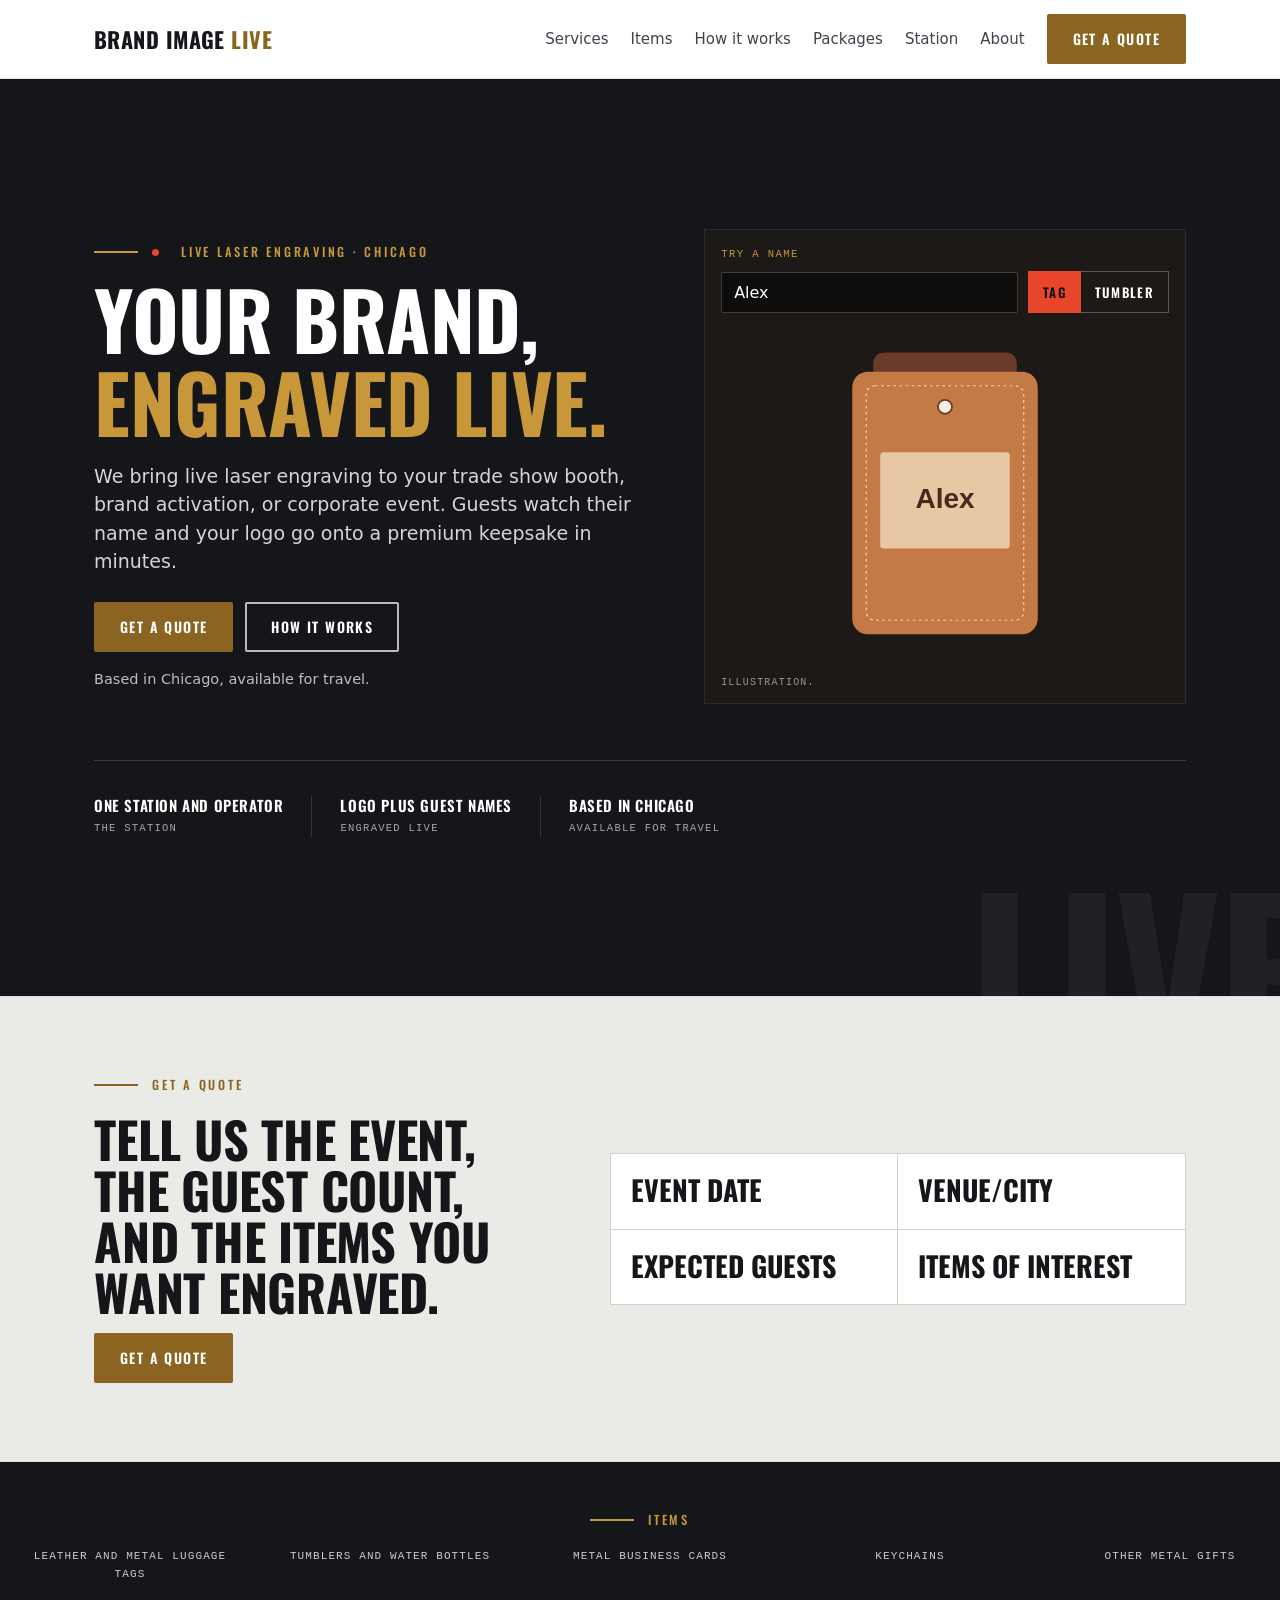
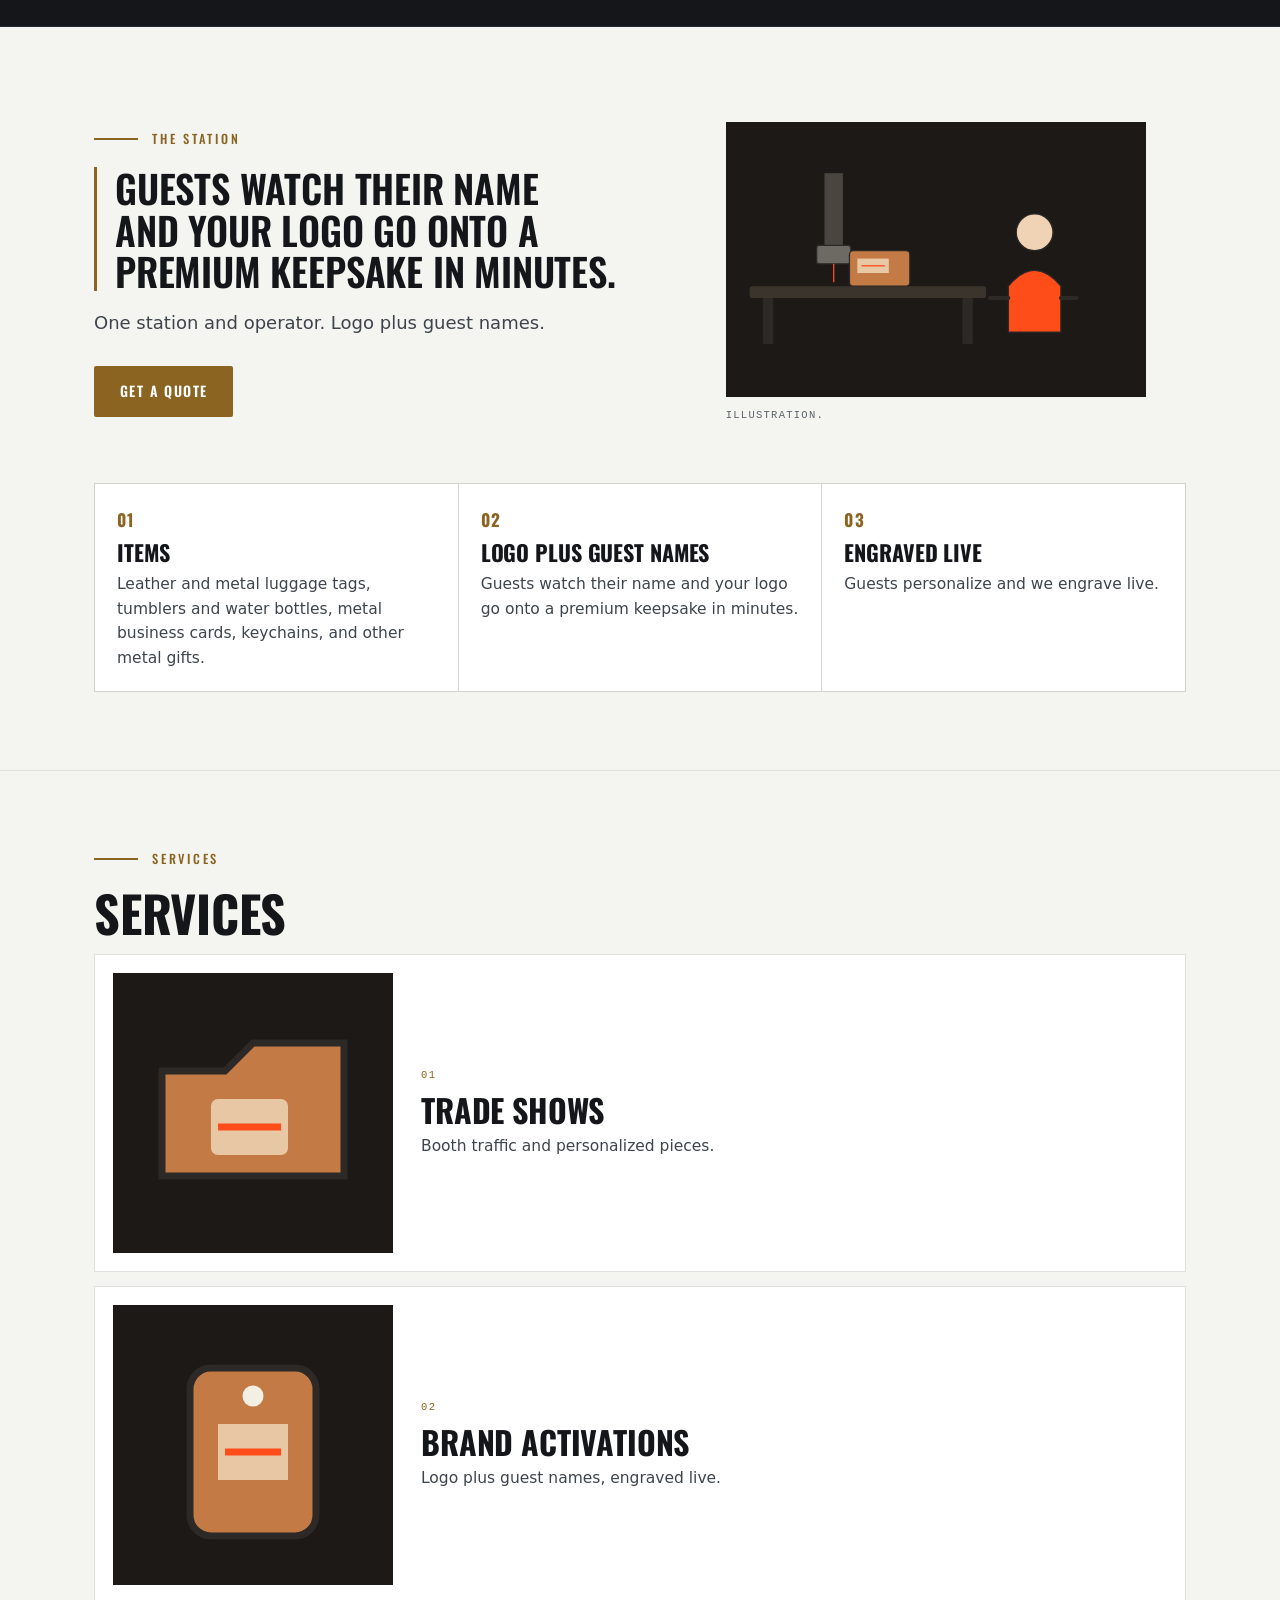
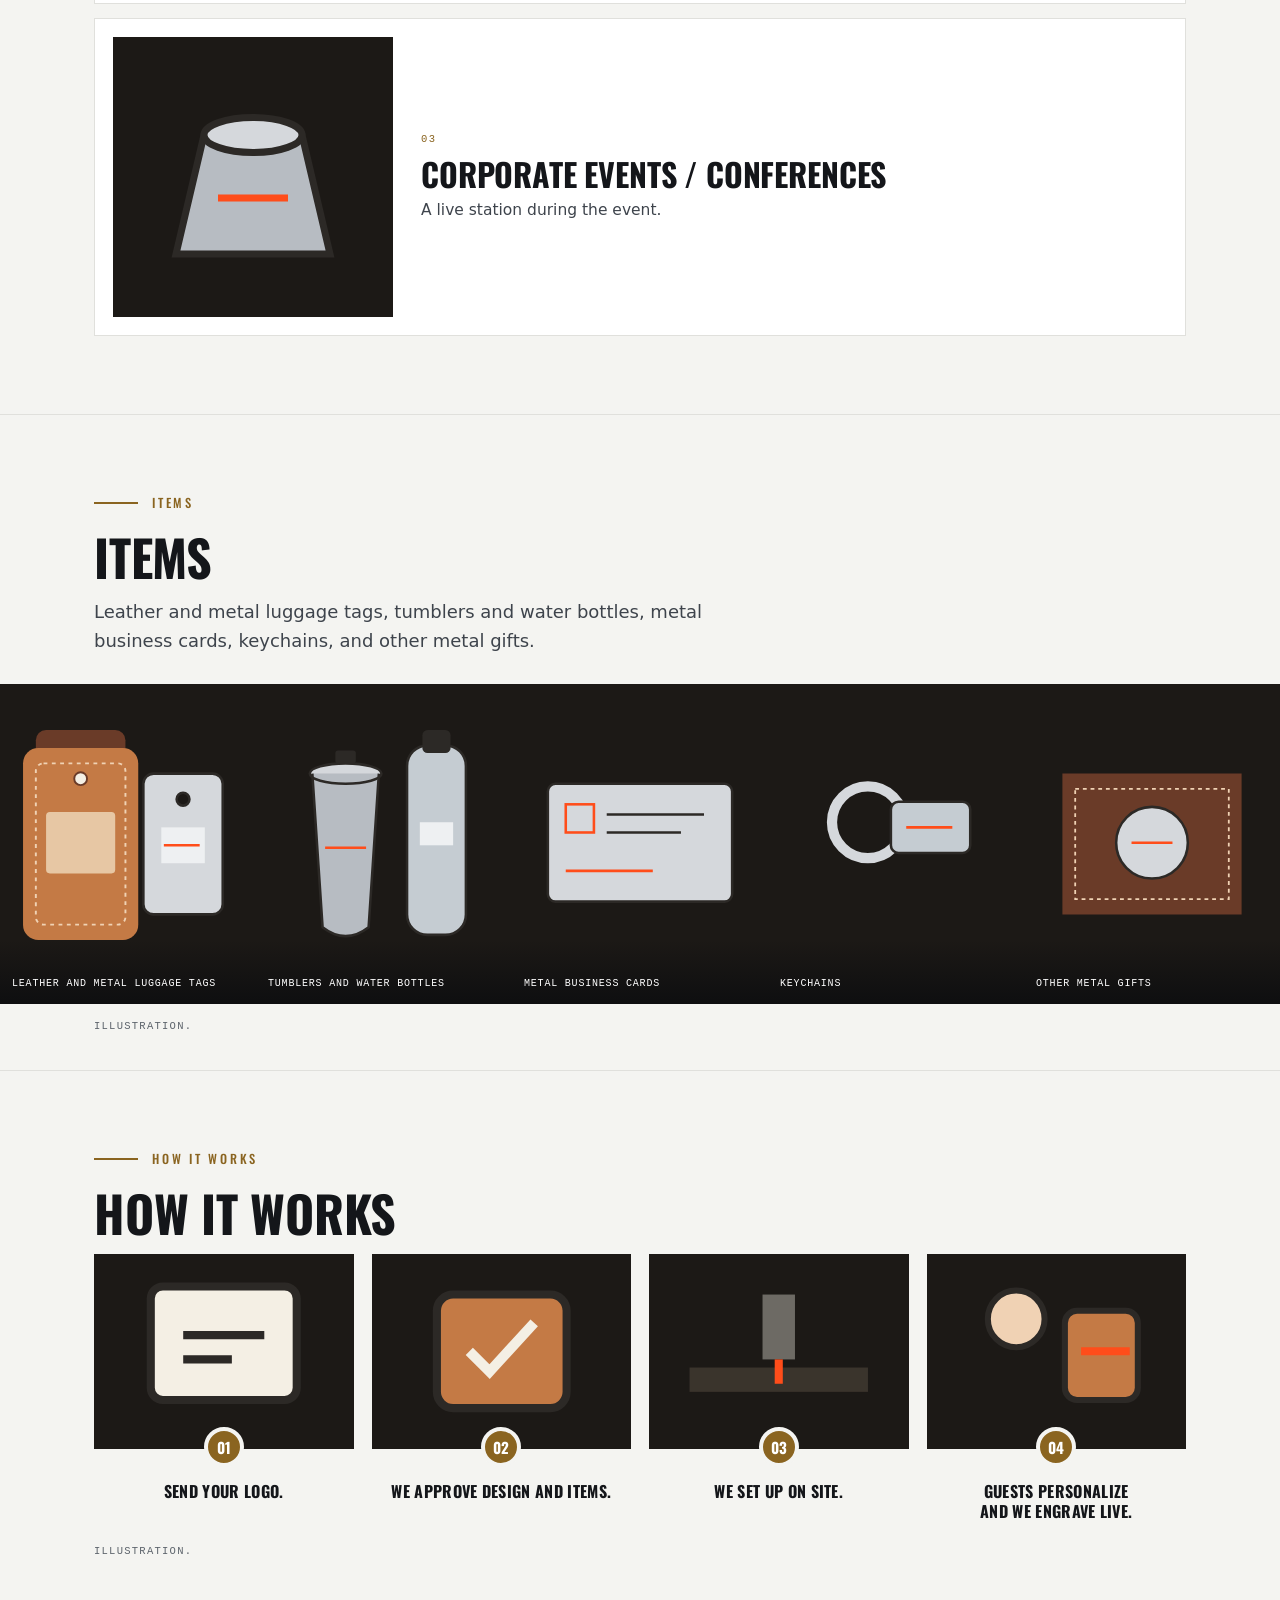
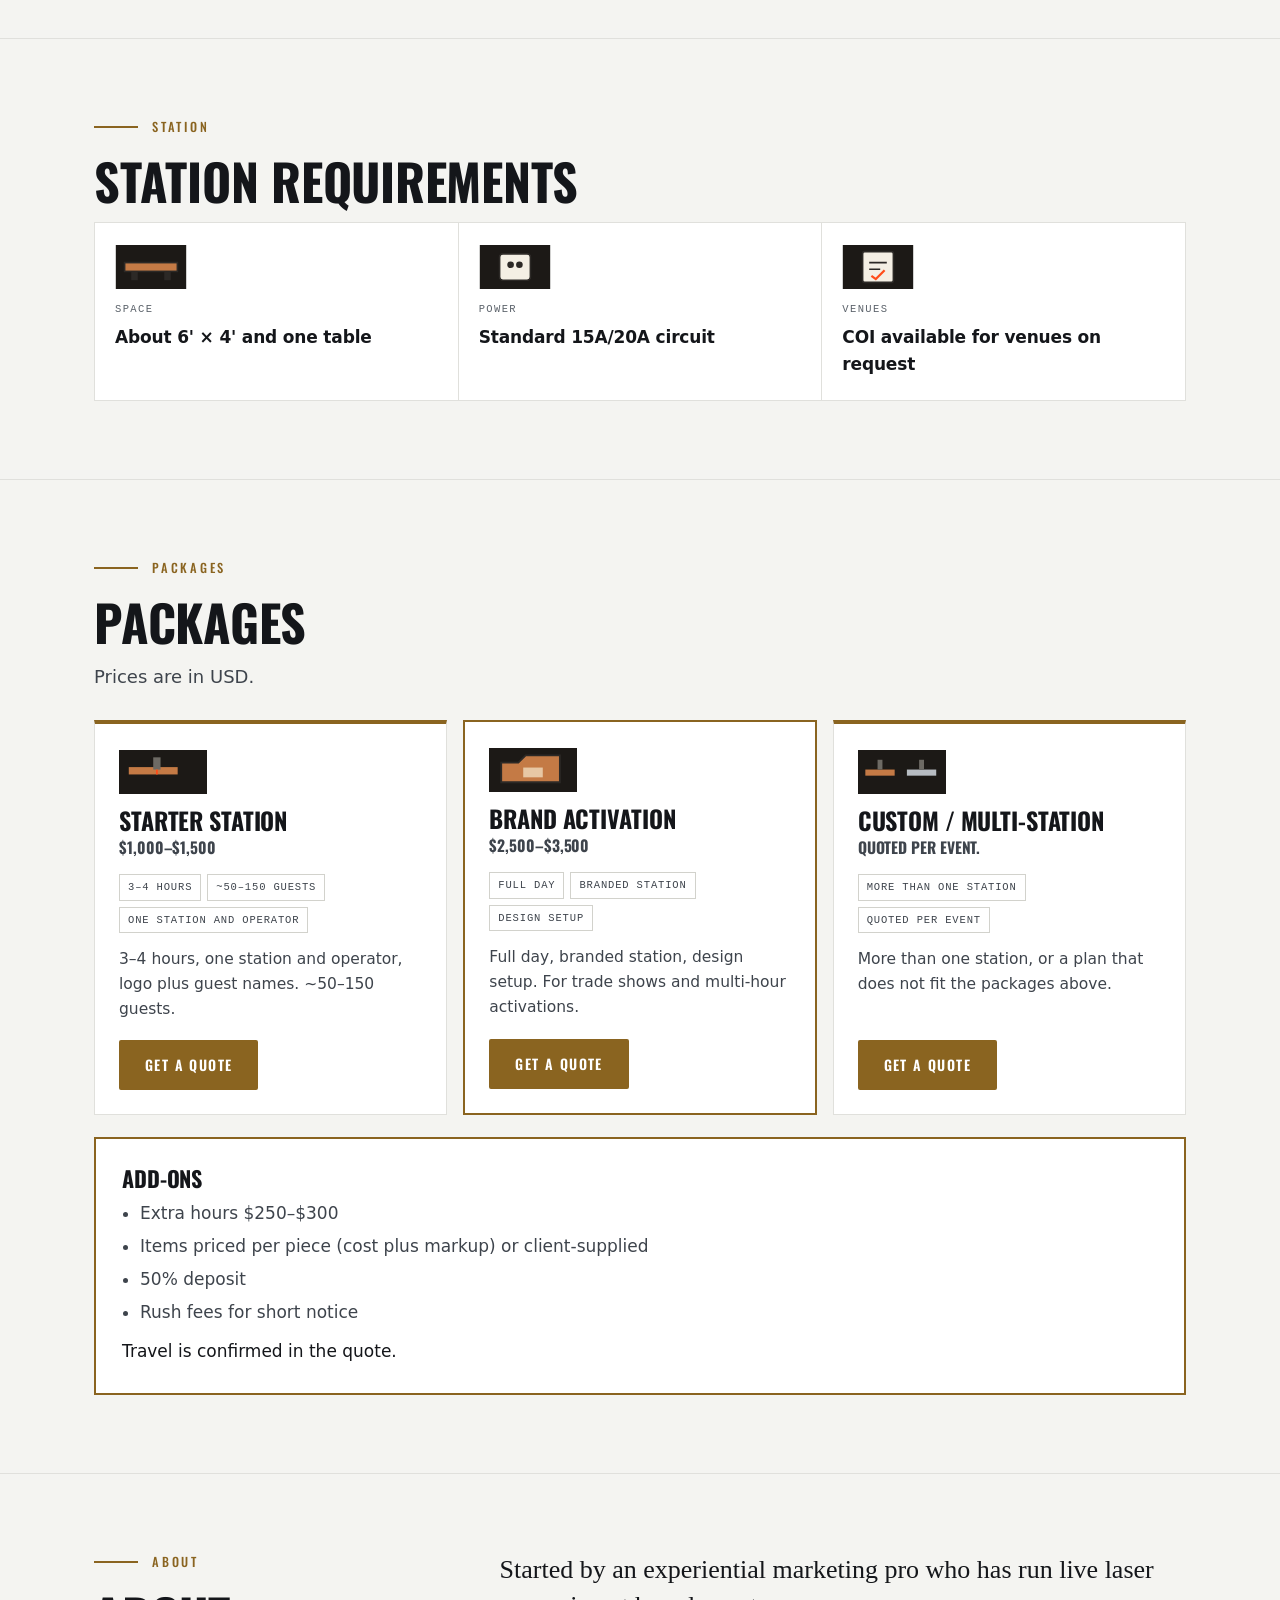
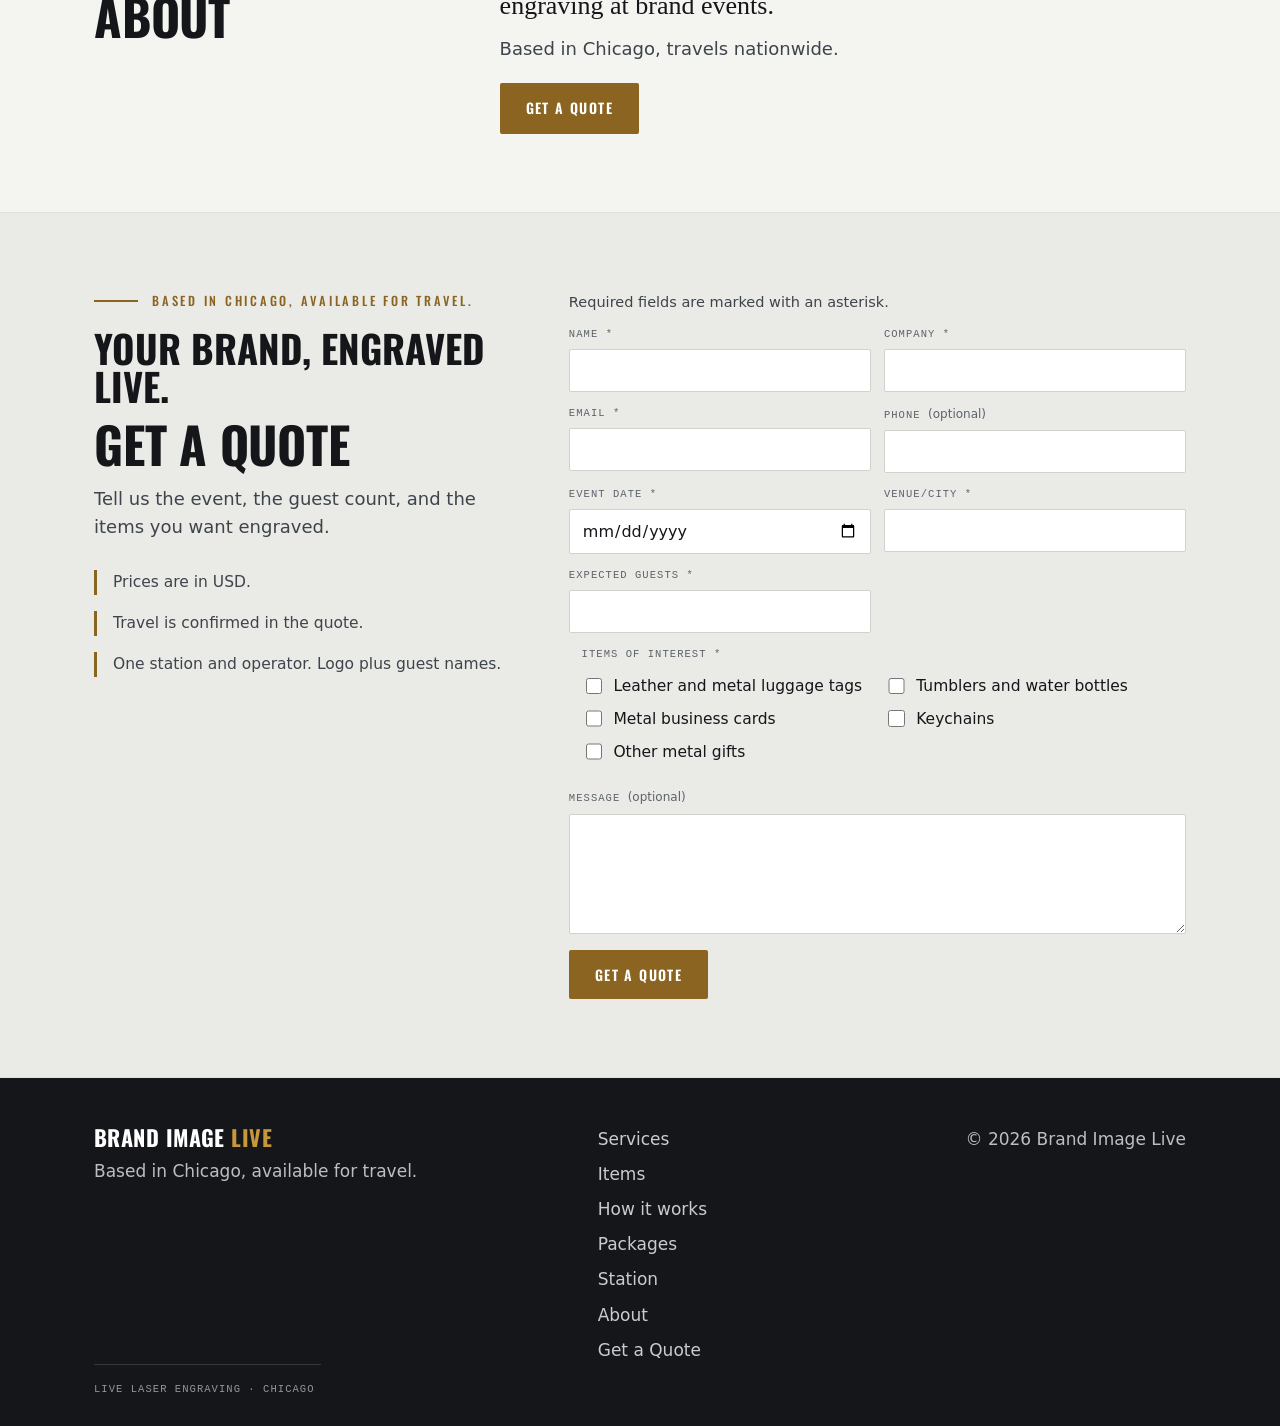
<file: engrave-style/index.html>
<!DOCTYPE html>
<html lang="en">
<head>
  <meta charset="utf-8">
  <meta name="viewport" content="width=device-width, initial-scale=1">
  <title>Brand Image Live | Live Laser Engraving for Events, Chicago</title>
  <meta name="robots" content="noindex, nofollow">
  <meta name="format-detection" content="telephone=no, email=no, address=no">
  <link rel="canonical" href="https://artmro2.github.io/brand-image-live/">
  <meta http-equiv="refresh" content="0; url=../">
  <link rel="icon" href="../favicon.svg" type="image/svg+xml">
  <script>
    location.replace("../");
  </script>
</head>
<body>
  <p><a href="../">Brand Image Live</a></p>
</body>
</html>
</file>
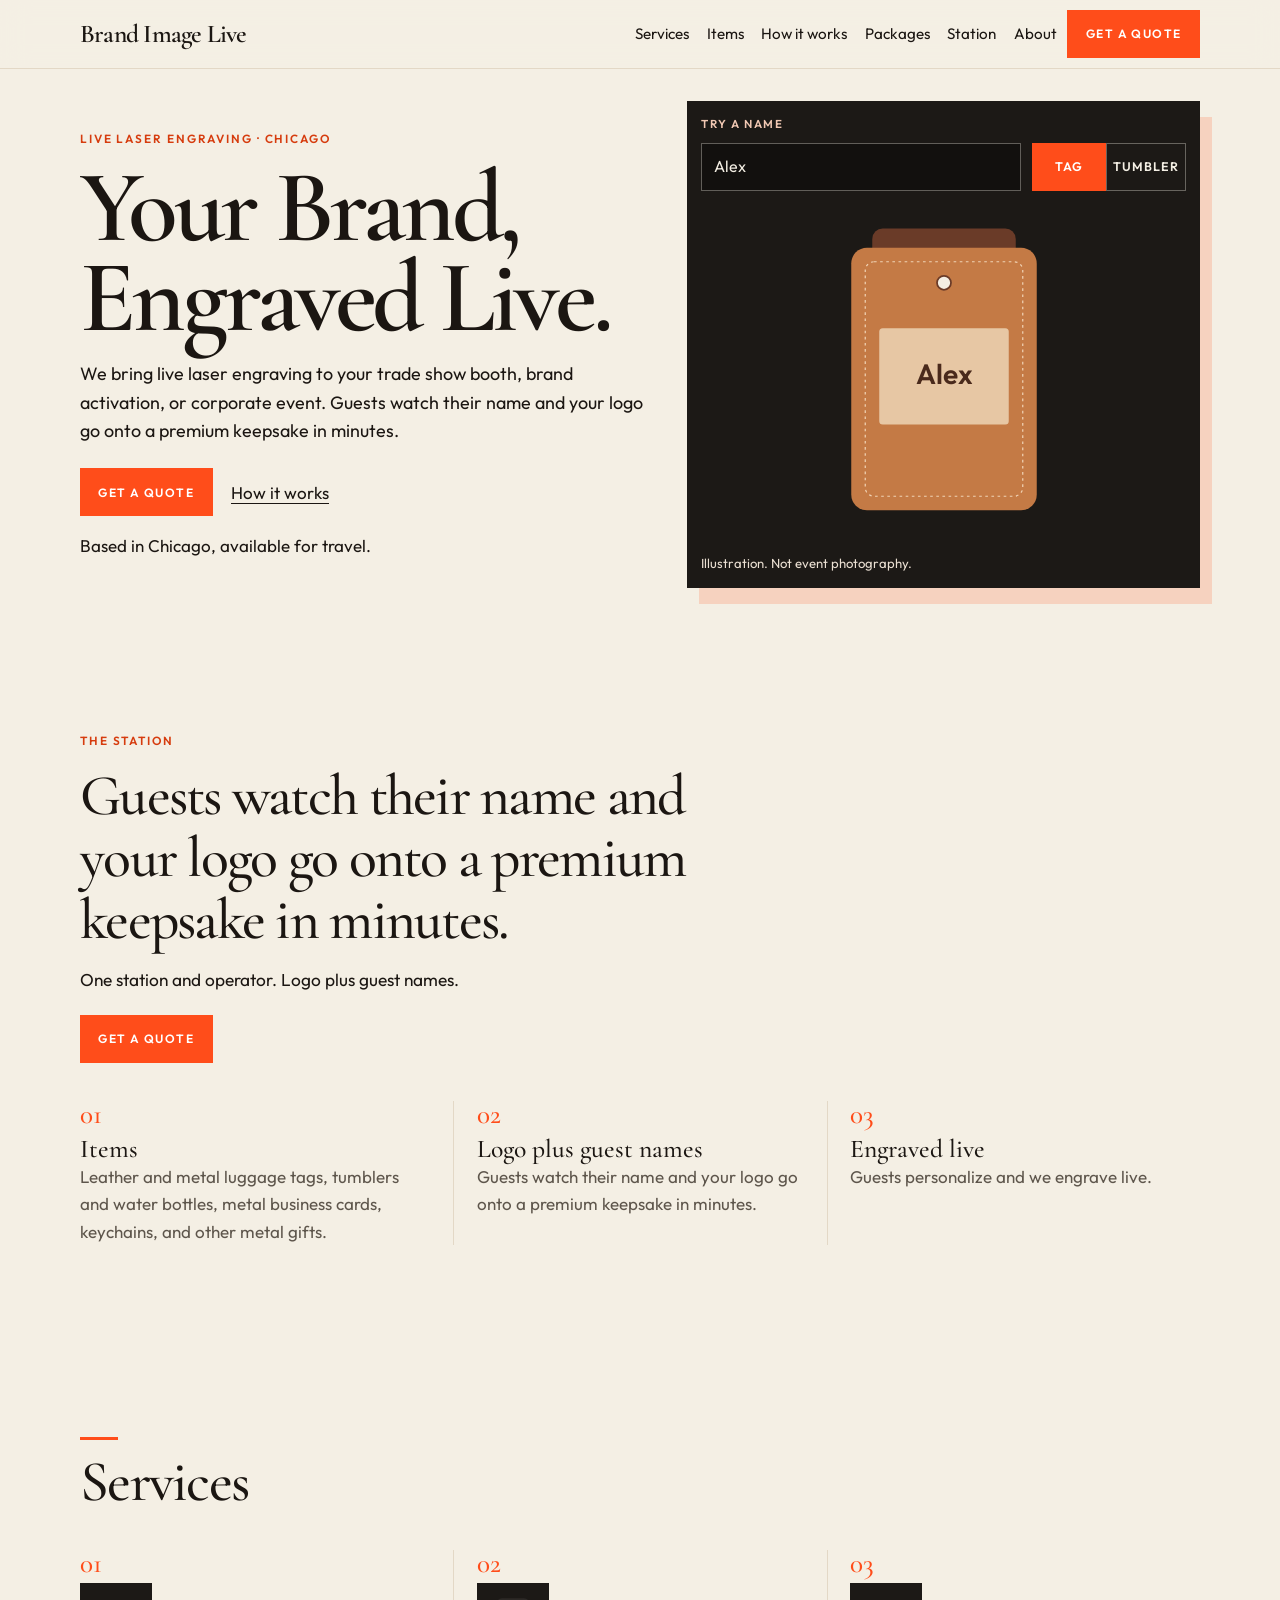
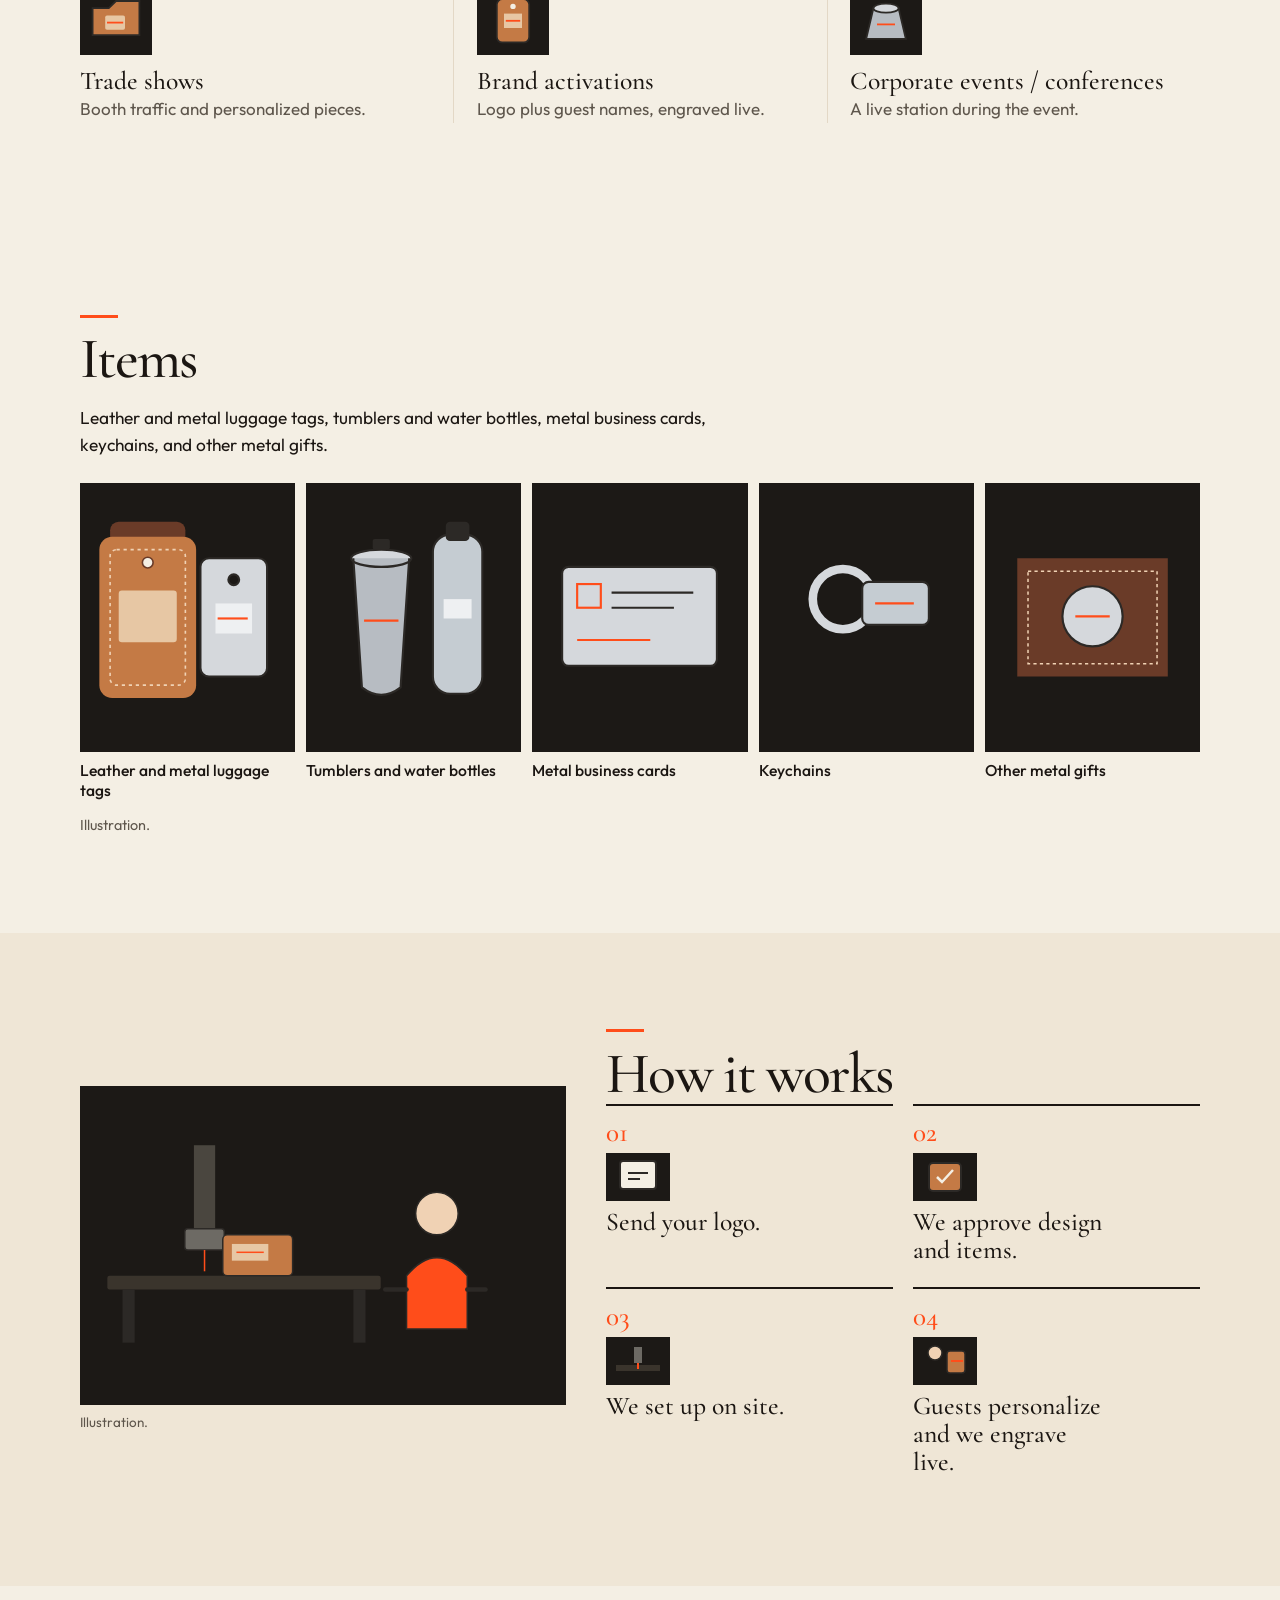
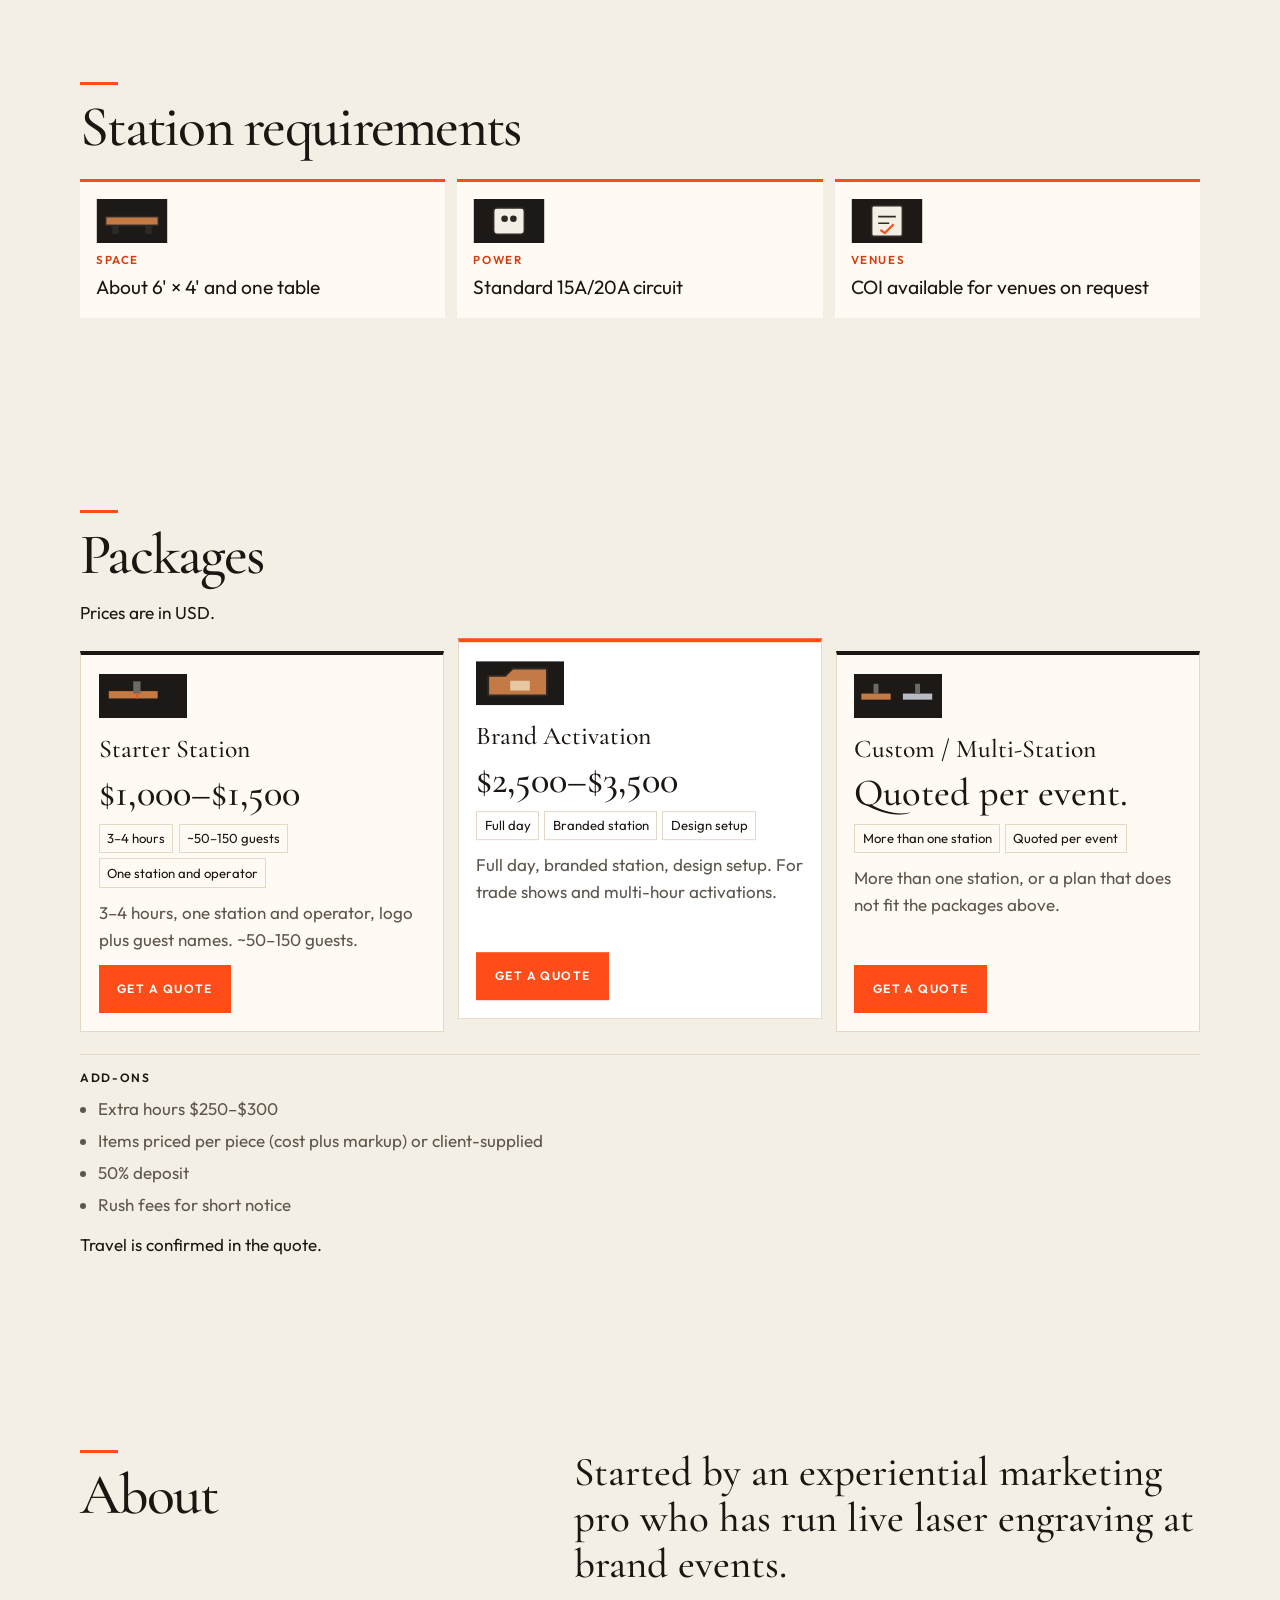
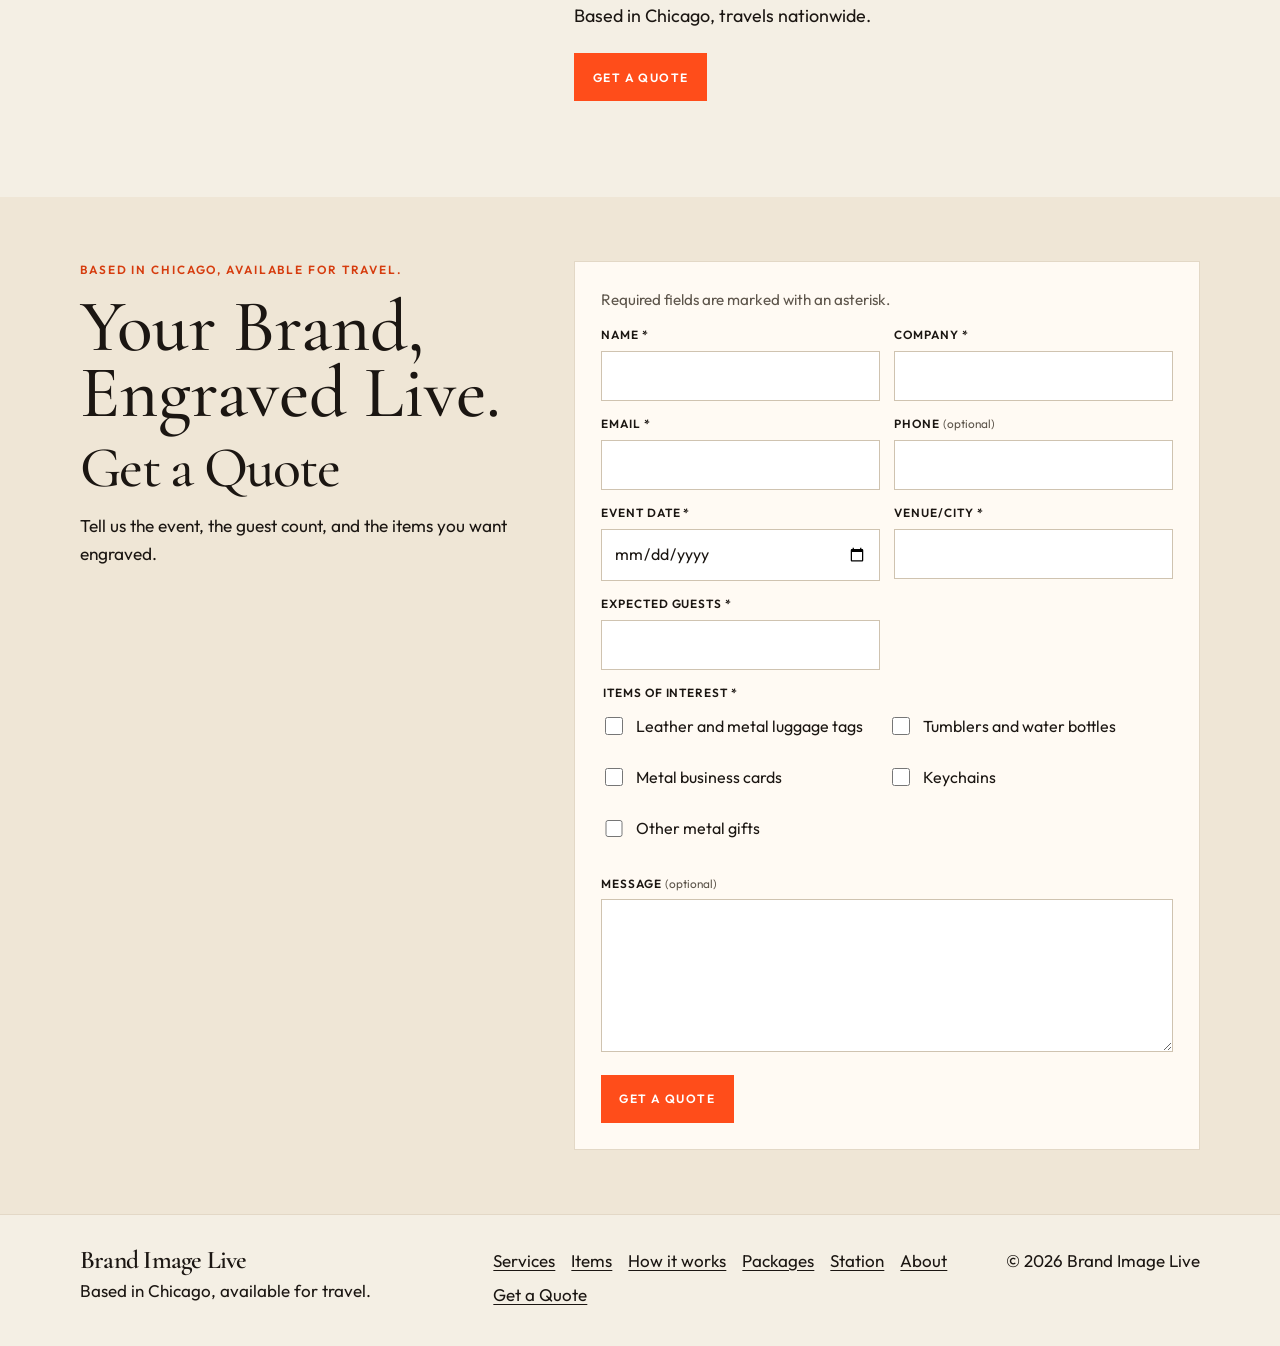
<file: illustrated/index.html>
<!DOCTYPE html>
<html lang="en">
<head>
  <meta charset="utf-8">
  <meta name="viewport" content="width=device-width, initial-scale=1">
  <title>Brand Image Live | Live Laser Engraving for Events, Chicago</title>
  <meta name="description" content="On-site live laser engraving for trade shows, brand activations, and corporate events. Personalized luggage tags, tumblers, and metal gifts engraved while guests watch. Based in Chicago, available for travel.">
  <meta name="author" content="Brand Image Live">
  <meta name="robots" content="noindex, nofollow">
  <meta name="theme-color" content="#f4efe4">
  <meta name="color-scheme" content="light">
  <meta name="format-detection" content="telephone=no, email=no, address=no">
  <link rel="canonical" href="https://artmro2.github.io/brand-image-live/illustrated/">
  <meta property="og:type" content="website">
  <meta property="og:site_name" content="Brand Image Live">
  <meta property="og:locale" content="en_US">
  <meta property="og:title" content="Brand Image Live | Live Laser Engraving for Events, Chicago">
  <meta property="og:description" content="On-site live laser engraving for trade shows, brand activations, and corporate events. Personalized luggage tags, tumblers, and metal gifts engraved while guests watch. Based in Chicago, available for travel.">
  <meta property="og:url" content="https://artmro2.github.io/brand-image-live/illustrated/">
  <meta property="og:image" content="https://artmro2.github.io/brand-image-live/illustrated/og.png">
  <meta property="og:image:width" content="1200">
  <meta property="og:image:height" content="630">
  <meta property="og:image:alt" content="Brand Image Live. Your Brand, Engraved Live.">
  <meta name="twitter:card" content="summary_large_image">
  <meta name="twitter:title" content="Brand Image Live | Live Laser Engraving for Events, Chicago">
  <meta name="twitter:description" content="On-site live laser engraving for trade shows, brand activations, and corporate events. Personalized luggage tags, tumblers, and metal gifts engraved while guests watch. Based in Chicago, available for travel.">
  <meta name="twitter:image" content="https://artmro2.github.io/brand-image-live/illustrated/og.png">
  <meta name="twitter:image:alt" content="Brand Image Live. Your Brand, Engraved Live.">
  <link rel="icon" href="favicon.svg" type="image/svg+xml">
  <link rel="apple-touch-icon" href="apple-touch-icon.png">
  <link rel="preload" href="fonts/cormorant-garamond-600.woff2" as="font" type="font/woff2" crossorigin>
  <link rel="preload" href="fonts/outfit-400.woff2" as="font" type="font/woff2" crossorigin>
  <link rel="stylesheet" href="styles.css">
  <script type="application/ld+json">
  {
    "@context": "https://schema.org",
    "@type": "ProfessionalService",
    "name": "Brand Image Live",
    "url": "https://artmro2.github.io/brand-image-live/illustrated/",
    "image": "https://artmro2.github.io/brand-image-live/illustrated/og.png",
    "description": "On-site live laser engraving for trade shows, brand activations, and corporate events. Personalized luggage tags, tumblers, and metal gifts engraved while guests watch. Based in Chicago, available for travel.",
    "areaServed": "United States",
    "address": {
      "@type": "PostalAddress",
      "addressLocality": "Chicago",
      "addressRegion": "IL",
      "addressCountry": "US"
    }
  }
  </script>
  <script src="script.js" defer></script>
</head>
<body>
  <a class="skip" href="#content">Skip to content</a>
  <header class="site-header" id="top">
    <div class="wrap header-bar">
      <a class="wordmark" href="#top">Brand Image Live</a>
      <button class="nav-toggle" type="button" aria-expanded="false" aria-controls="site-nav">Menu</button>
      <nav class="site-nav" id="site-nav" aria-label="Primary">
        <a href="#services">Services</a>
        <a href="#items">Items</a>
        <a href="#process">How it works</a>
        <a href="#packages">Packages</a>
        <a href="#station">Station</a>
        <a href="#about">About</a>
        <a class="btn nav-cta" href="#quote">Get a Quote</a>
      </nav>
      <a class="btn header-cta" href="#quote">Get a Quote</a>
    </div>
  </header>

  <main id="content">
    <section class="hero">
      <div class="wrap hero-grid">
        <div class="hero-copy">
          <p class="eyebrow">Live laser engraving · Chicago</p>
          <h1 id="hero-title">Your Brand, <br>Engraved Live.</h1>
          <p class="lede">We bring live laser engraving to your trade show booth, brand activation, or corporate event. Guests watch their name and your logo go onto a premium keepsake in minutes.</p>
          <div class="cta-row">
            <a class="btn" href="#quote">Get a Quote</a>
            <a class="link" href="#process">How it works</a>
          </div>
          <p class="where">Based in Chicago, available for travel.</p>
        </div>
        <div class="bench" id="bench-stage" data-active="tag">
          <div class="bench-bar">
            <label for="preview-name">Try a name</label>
            <input id="preview-name" type="text" maxlength="16" value="Alex" autocomplete="off" spellcheck="false" enterkeyhint="done">
            <div class="piece-toggle" role="group" aria-label="Piece">
              <button class="piece-btn is-on" type="button" data-piece="tag" aria-pressed="true">Tag</button>
              <button class="piece-btn" type="button" data-piece="tumbler" aria-pressed="false">Tumbler</button>
            </div>
          </div>
          <div class="stage">
            <svg class="piece piece-tag" viewBox="0 0 320 400" role="img" aria-label="A luggage tag with a name being engraved. Illustration, not event photography.">
              <rect x="78" y="36" width="164" height="36" rx="12" fill="#6a3b28"/>
              <rect x="54" y="58" width="212" height="300" rx="18" fill="#c47a45"/>
              <rect x="70" y="74" width="180" height="268" rx="10" fill="none" stroke="#f0d2b4" stroke-width="1.4" stroke-dasharray="3 4"/>
              <circle cx="160" cy="98" r="8" fill="#f4efe4" stroke="#6a3b28" stroke-width="2"/>
              <rect x="86" y="150" width="148" height="110" rx="4" fill="#e7c7a4"/>
              <text class="burn burn-tag" x="160" y="214" text-anchor="middle" font-family="Outfit, sans-serif" font-size="32" font-weight="600" fill="#4a2a1c">Alex</text>
              <g class="spark spark-tag">
                <line x1="0" y1="0" x2="36" y2="0" stroke="#ff4d1a" stroke-width="2.5"/>
                <circle cx="36" cy="0" r="3.5" fill="#fff4ea"/>
              </g>
            </svg>
            <svg class="piece piece-tumbler" viewBox="0 0 320 400" role="img" aria-label="A tumbler with a name being engraved. Illustration, not event photography.">
              <ellipse cx="160" cy="78" rx="78" ry="18" fill="#d5d8dc"/>
              <path d="M86 78 L104 330 Q160 356 216 330 L234 78 Z" fill="#b7bcc2"/>
              <ellipse cx="160" cy="78" rx="78" ry="18" fill="none" stroke="#2c2926" stroke-width="2"/>
              <path d="M86 78 L104 330 Q160 356 216 330 L234 78" fill="none" stroke="#2c2926" stroke-width="2"/>
              <rect x="148" y="48" width="24" height="14" rx="2" fill="#2c2926"/>
              <text class="burn burn-cup" x="160" y="210" text-anchor="middle" font-family="Outfit, sans-serif" font-size="32" font-weight="600" fill="#f4efe4">Alex</text>
              <g class="spark spark-cup">
                <line x1="0" y1="0" x2="36" y2="0" stroke="#ff4d1a" stroke-width="2.5"/>
                <circle cx="36" cy="0" r="3.5" fill="#fff4ea"/>
              </g>
            </svg>
          </div>
          <p class="bench-note">Illustration. Not event photography.</p>
        </div>
      </div>
    </section>

    <section class="section approach reveal" aria-labelledby="approach-title">
      <div class="wrap">
        <div class="why-lead">
          <p class="eyebrow">The station</p>
          <h2 id="approach-title">Guests watch their name and your logo go onto a premium keepsake in minutes.</h2>
          <p class="section-intro">One station and operator. Logo plus guest names.</p>
          <a class="btn" href="#quote">Get a Quote</a>
        </div>
        <ol class="approach-list">
          <li>
            <span class="idx" aria-hidden="true">01</span>
            <h3>Items</h3>
            <p>Leather and metal luggage tags, tumblers and water bottles, metal business cards, keychains, and other metal gifts.</p>
          </li>
          <li>
            <span class="idx" aria-hidden="true">02</span>
            <h3>Logo plus guest names</h3>
            <p>Guests watch their name and your logo go onto a premium keepsake in minutes.</p>
          </li>
          <li>
            <span class="idx" aria-hidden="true">03</span>
            <h3>Engraved live</h3>
            <p>Guests personalize and we engrave live.</p>
          </li>
        </ol>
      </div>
    </section>

    <section class="section reveal" id="services" aria-labelledby="services-title">
      <div class="wrap">
        <div class="section-head">
          <h2 id="services-title">Services</h2>
        </div>
        <ul class="service-list">
          <li>
            <span class="idx" aria-hidden="true">01</span>
            <svg class="mini" viewBox="0 0 80 80" aria-hidden="true">
              <rect width="80" height="80" fill="#1c1916"/>
              <path d="M14 58 V28 h18 l8-8 h26 v38 Z" fill="#c47a45" stroke="#2c2926" stroke-width="2"/>
              <rect x="28" y="36" width="22" height="16" rx="2" fill="#e7c7a4"/>
              <line class="beam-loop" x1="30" y1="44" x2="48" y2="44" stroke="#ff4d1a" stroke-width="2"/>
            </svg>
            <h3>Trade shows</h3>
            <p>Booth traffic and personalized pieces.</p>
          </li>
          <li>
            <span class="idx" aria-hidden="true">02</span>
            <svg class="mini" viewBox="0 0 80 80" aria-hidden="true">
              <rect width="80" height="80" fill="#1c1916"/>
              <rect x="22" y="18" width="36" height="48" rx="6" fill="#c47a45" stroke="#2c2926" stroke-width="2"/>
              <rect x="30" y="34" width="20" height="16" fill="#e7c7a4"/>
              <circle cx="40" cy="26" r="3" fill="#f4efe4"/>
              <line class="beam-loop" x1="32" y1="42" x2="48" y2="42" stroke="#ff4d1a" stroke-width="2"/>
            </svg>
            <h3>Brand activations</h3>
            <p>Logo plus guest names, engraved live.</p>
          </li>
          <li>
            <span class="idx" aria-hidden="true">03</span>
            <svg class="mini" viewBox="0 0 80 80" aria-hidden="true">
              <rect width="80" height="80" fill="#1c1916"/>
              <path d="M18 62 L26 28 h28 l8 34 Z" fill="#b7bcc2" stroke="#2c2926" stroke-width="2"/>
              <ellipse cx="40" cy="28" rx="14" ry="5" fill="#d5d8dc" stroke="#2c2926" stroke-width="2"/>
              <line class="beam-loop" x1="30" y1="46" x2="50" y2="46" stroke="#ff4d1a" stroke-width="2"/>
            </svg>
            <h3>Corporate events / conferences</h3>
            <p>A live station during the event.</p>
          </li>
        </ul>
      </div>
    </section>

    <section class="section items reveal" id="items" aria-labelledby="items-title">
      <div class="wrap">
        <div class="section-head">
          <h2 id="items-title">Items</h2>
          <p class="section-intro">Leather and metal luggage tags, tumblers and water bottles, metal business cards, keychains, and other metal gifts.</p>
        </div>
        <ul class="item-gallery">
          <li>
            <svg class="illu" viewBox="0 0 200 250" role="img" aria-label="Illustration of a leather luggage tag and a metal luggage tag.">
              <rect width="200" height="250" fill="#1c1916"/>
              <rect x="28" y="36" width="70" height="22" rx="8" fill="#6a3b28"/>
              <rect x="18" y="50" width="90" height="150" rx="12" fill="#c47a45"/>
              <rect x="28" y="62" width="70" height="126" rx="6" fill="none" stroke="#f0d2b4" stroke-width="1.5" stroke-dasharray="3 3.5"/>
              <circle cx="63" cy="74" r="5" fill="#f4efe4" stroke="#6a3b28" stroke-width="1.5"/>
              <rect x="36" y="100" width="54" height="48" rx="3" fill="#e7c7a4"/>
              <rect x="112" y="70" width="62" height="110" rx="8" fill="#d5d8dc" stroke="#2c2926" stroke-width="2"/>
              <circle cx="143" cy="90" r="5" fill="#1c1916" stroke="#2c2926" stroke-width="2"/>
              <rect x="126" y="112" width="34" height="28" fill="#eef0f2"/>
              <line class="beam-loop" x1="128" y1="126" x2="156" y2="126" stroke="#ff4d1a" stroke-width="2"/>
            </svg>
            <h3>Leather and metal luggage tags</h3>
          </li>
          <li>
            <svg class="illu" viewBox="0 0 200 250" role="img" aria-label="Illustration of a tumbler and a water bottle.">
              <rect width="200" height="250" fill="#1c1916"/>
              <ellipse cx="70" cy="70" rx="28" ry="8" fill="#d5d8dc"/>
              <path d="M44 70 L52 190 Q70 204 88 190 L96 70 Z" fill="#b7bcc2"/>
              <ellipse cx="70" cy="70" rx="28" ry="8" fill="none" stroke="#2c2926" stroke-width="2"/>
              <path d="M44 70 L52 190 Q70 204 88 190 L96 70" fill="none" stroke="#2c2926" stroke-width="2"/>
              <rect x="62" y="52" width="16" height="10" rx="2" fill="#2c2926"/>
              <line class="beam-loop" x1="54" y1="128" x2="86" y2="128" stroke="#ff4d1a" stroke-width="2"/>
              <rect x="118" y="48" width="46" height="148" rx="16" fill="#c5ccd2" stroke="#2c2926" stroke-width="2"/>
              <rect x="130" y="36" width="22" height="18" rx="4" fill="#2c2926"/>
              <rect x="128" y="108" width="26" height="18" fill="#eef0f2"/>
            </svg>
            <h3>Tumblers and water bottles</h3>
          </li>
          <li>
            <svg class="illu" viewBox="0 0 200 250" role="img" aria-label="Illustration of a metal business card.">
              <rect width="200" height="250" fill="#1c1916"/>
              <rect x="28" y="78" width="144" height="92" rx="6" fill="#d5d8dc" stroke="#2c2926" stroke-width="2"/>
              <rect x="42" y="94" width="22" height="22" fill="none" stroke="#ff4d1a" stroke-width="2"/>
              <line x1="74" y1="102" x2="150" y2="102" stroke="#2c2926" stroke-width="2"/>
              <line x1="74" y1="116" x2="132" y2="116" stroke="#2c2926" stroke-width="2"/>
              <line class="beam-loop" x1="42" y1="146" x2="110" y2="146" stroke="#ff4d1a" stroke-width="2"/>
            </svg>
            <h3>Metal business cards</h3>
          </li>
          <li>
            <svg class="illu" viewBox="0 0 200 250" role="img" aria-label="Illustration of a metal keychain.">
              <rect width="200" height="250" fill="#1c1916"/>
              <circle cx="78" cy="108" r="28" fill="none" stroke="#d5d8dc" stroke-width="8"/>
              <rect x="96" y="92" width="62" height="40" rx="6" fill="#c5ccd2" stroke="#2c2926" stroke-width="2"/>
              <line class="beam-loop" x1="108" y1="112" x2="144" y2="112" stroke="#ff4d1a" stroke-width="2"/>
            </svg>
            <h3>Keychains</h3>
          </li>
          <li>
            <svg class="illu" viewBox="0 0 200 250" role="img" aria-label="Illustration of a small metal gift disc on leather.">
              <rect width="200" height="250" fill="#1c1916"/>
              <path d="M30 70 h140 v110 H30 Z" fill="#6a3b28"/>
              <path d="M40 82 h120 v86 H40 Z" fill="none" stroke="#f0d2b4" stroke-width="1.4" stroke-dasharray="3 3"/>
              <circle cx="100" cy="124" r="28" fill="#d5d8dc" stroke="#2c2926" stroke-width="2"/>
              <line class="beam-loop" x1="84" y1="124" x2="116" y2="124" stroke="#ff4d1a" stroke-width="2"/>
            </svg>
            <h3>Other metal gifts</h3>
          </li>
        </ul>
        <p class="study-note">Illustration.</p>
      </div>
    </section>

    <section class="process reveal" id="process" aria-labelledby="process-title">
      <div class="wrap process-layout">
        <figure class="process-still">
          <svg class="scene" viewBox="0 0 640 420" role="img" aria-label="Illustration of a laser station and a guest.">
            <rect width="640" height="420" fill="#1c1916"/>
            <rect x="36" y="250" width="360" height="18" rx="3" fill="#3a342c"/>
            <rect x="56" y="268" width="16" height="70" fill="#2c2926"/>
            <rect x="360" y="268" width="16" height="70" fill="#2c2926"/>
            <rect x="150" y="78" width="28" height="120" fill="#4a463f"/>
            <rect x="138" y="188" width="52" height="28" rx="4" fill="#6d6a64" stroke="#2c2926" stroke-width="2"/>
            <path d="M164 216 v28" stroke="#ff4d1a" stroke-width="2" class="beam-drop"/>
            <rect x="188" y="196" width="92" height="54" rx="6" fill="#c47a45" stroke="#2c2926" stroke-width="2"/>
            <rect x="200" y="208" width="48" height="22" fill="#e7c7a4"/>
            <line class="beam-loop" x1="206" y1="219" x2="242" y2="219" stroke="#ff4d1a" stroke-width="2"/>
            <circle cx="470" cy="168" r="28" fill="#f0d2b4" stroke="#2c2926" stroke-width="2"/>
            <path d="M430 250 q40-48 80 0 v70 h-80 Z" fill="#ff4d1a" stroke="#2c2926" stroke-width="2"/>
            <path d="M430 268 h-28" stroke="#2c2926" stroke-width="6" stroke-linecap="round"/>
            <path d="M510 268 h24" stroke="#2c2926" stroke-width="6" stroke-linecap="round"/>
          </svg>
          <figcaption>Illustration.</figcaption>
        </figure>
        <div>
          <div class="section-head">
            <h2 id="process-title">How it works</h2>
          </div>
          <ol class="steps">
            <li>
              <span class="idx" aria-hidden="true">01</span>
              <svg class="step-ico" viewBox="0 0 64 48" aria-hidden="true"><rect width="64" height="48" fill="#1c1916"/><rect x="14" y="8" width="36" height="28" rx="3" fill="#f4efe4" stroke="#2c2926" stroke-width="2"/><path d="M22 20 h20 M22 26 h12" stroke="#2c2926" stroke-width="2"/></svg>
              <h3>Send your logo.</h3>
            </li>
            <li>
              <span class="idx" aria-hidden="true">02</span>
              <svg class="step-ico" viewBox="0 0 64 48" aria-hidden="true"><rect width="64" height="48" fill="#1c1916"/><rect x="16" y="10" width="32" height="28" rx="4" fill="#c47a45" stroke="#2c2926" stroke-width="2"/><path d="M24 24 l5 5 11-12" fill="none" stroke="#f4efe4" stroke-width="2.5"/></svg>
              <h3>We approve design and items.</h3>
            </li>
            <li>
              <span class="idx" aria-hidden="true">03</span>
              <svg class="step-ico" viewBox="0 0 64 48" aria-hidden="true"><rect width="64" height="48" fill="#1c1916"/><rect x="10" y="28" width="44" height="6" fill="#3a342c"/><rect x="28" y="10" width="8" height="16" fill="#6d6a64"/><path d="M32 26 v6" stroke="#ff4d1a" stroke-width="2"/></svg>
              <h3>We set up on site.</h3>
            </li>
            <li>
              <span class="idx" aria-hidden="true">04</span>
              <svg class="step-ico" viewBox="0 0 64 48" aria-hidden="true"><rect width="64" height="48" fill="#1c1916"/><circle cx="22" cy="16" r="7" fill="#f0d2b4" stroke="#2c2926" stroke-width="1.5"/><rect x="34" y="14" width="18" height="22" rx="3" fill="#c47a45" stroke="#2c2926" stroke-width="1.5"/><line class="beam-loop" x1="38" y1="24" x2="50" y2="24" stroke="#ff4d1a" stroke-width="2"/></svg>
              <h3>Guests personalize and we engrave live.</h3>
            </li>
          </ol>
        </div>
      </div>
    </section>

    <section class="section specs reveal" id="station" aria-labelledby="station-title">
      <div class="wrap">
        <div class="section-head">
          <h2 id="station-title">Station requirements</h2>
        </div>
        <ul class="spec-grid">
          <li>
            <svg class="spec-ico" viewBox="0 0 64 40" aria-hidden="true"><rect width="64" height="40" fill="#1c1916"/><rect x="8" y="16" width="48" height="8" fill="#c47a45" stroke="#2c2926" stroke-width="1.5"/><rect x="14" y="24" width="6" height="8" fill="#2c2926"/><rect x="44" y="24" width="6" height="8" fill="#2c2926"/></svg>
            <span class="spec-label">Space</span>
            <p>About 6' × 4' and one table</p>
          </li>
          <li>
            <svg class="spec-ico" viewBox="0 0 64 40" aria-hidden="true"><rect width="64" height="40" fill="#1c1916"/><rect x="18" y="8" width="28" height="24" rx="3" fill="#f4efe4" stroke="#2c2926" stroke-width="1.5"/><circle cx="28" cy="18" r="3" fill="#2c2926"/><circle cx="36" cy="18" r="3" fill="#2c2926"/><path d="M32 8 v-0" stroke="#ff4d1a" stroke-width="2"/></svg>
            <span class="spec-label">Power</span>
            <p>Standard 15A/20A circuit</p>
          </li>
          <li>
            <svg class="spec-ico" viewBox="0 0 64 40" aria-hidden="true"><rect width="64" height="40" fill="#1c1916"/><rect x="18" y="6" width="28" height="28" rx="2" fill="#f4efe4" stroke="#2c2926" stroke-width="1.5"/><path d="M24 16 h16 M24 22 h10" stroke="#2c2926" stroke-width="1.5"/><path d="M26 28 l4 3 8-8" fill="none" stroke="#ff4d1a" stroke-width="2"/></svg>
            <span class="spec-label">Venues</span>
            <p>COI available for venues on request</p>
          </li>
        </ul>
      </div>
    </section>

    <section class="section reveal" id="packages" aria-labelledby="packages-title">
      <div class="wrap">
        <div class="section-head">
          <h2 id="packages-title">Packages</h2>
          <p class="section-intro">Prices are in USD.</p>
        </div>
        <div class="package-grid">
          <article class="package">
            <svg class="pack-ico" viewBox="0 0 72 36" aria-hidden="true"><rect width="72" height="36" fill="#1c1916"/><rect x="8" y="14" width="40" height="6" fill="#c47a45"/><rect x="28" y="6" width="6" height="10" fill="#6d6a64"/><line x1="31" y1="16" x2="31" y2="20" stroke="#ff4d1a" stroke-width="1.5"/></svg>
            <h3>Starter Station</h3>
            <p class="price">$1,000–$1,500</p>
            <ul class="glance">
              <li>3–4 hours</li>
              <li>~50–150 guests</li>
              <li>One station and operator</li>
            </ul>
            <p>3–4 hours, one station and operator, logo plus guest names. ~50–150 guests.</p>
            <a class="btn" href="#quote">Get a Quote<span class="vh"> for Starter Station</span></a>
          </article>
          <article class="package package-focus">
            <svg class="pack-ico" viewBox="0 0 72 36" aria-hidden="true"><rect width="72" height="36" fill="#1c1916"/><path d="M10 28 V12 h14 l6-6 h28 v22 Z" fill="#c47a45" stroke="#2c2926" stroke-width="1.5"/><rect x="28" y="16" width="16" height="8" fill="#e7c7a4"/></svg>
            <h3>Brand Activation</h3>
            <p class="price">$2,500–$3,500</p>
            <ul class="glance">
              <li>Full day</li>
              <li>Branded station</li>
              <li>Design setup</li>
            </ul>
            <p>Full day, branded station, design setup. For trade shows and multi-hour activations.</p>
            <a class="btn" href="#quote">Get a Quote<span class="vh"> for Brand Activation</span></a>
          </article>
          <article class="package">
            <svg class="pack-ico" viewBox="0 0 72 36" aria-hidden="true"><rect width="72" height="36" fill="#1c1916"/><rect x="6" y="16" width="24" height="5" fill="#c47a45"/><rect x="40" y="16" width="24" height="5" fill="#b7bcc2"/><rect x="16" y="8" width="4" height="8" fill="#6d6a64"/><rect x="50" y="8" width="4" height="8" fill="#6d6a64"/></svg>
            <h3>Custom / Multi-Station</h3>
            <p class="price">Quoted per event.</p>
            <ul class="glance">
              <li>More than one station</li>
              <li>Quoted per event</li>
            </ul>
            <p>More than one station, or a plan that does not fit the packages above.</p>
            <a class="btn" href="#quote">Get a Quote<span class="vh"> for a custom or multi-station event</span></a>
          </article>
        </div>
        <div class="terms">
          <h3>Add-ons</h3>
          <ul>
            <li>Extra hours $250–$300</li>
            <li>Items priced per piece (cost plus markup) or client-supplied</li>
            <li>50% deposit</li>
            <li>Rush fees for short notice</li>
          </ul>
          <p class="terms-note">Travel is confirmed in the quote.</p>
        </div>
      </div>
    </section>

    <section class="section about reveal" id="about" aria-labelledby="about-title">
      <div class="wrap about-grid">
        <div class="section-head">
          <h2 id="about-title">About</h2>
        </div>
        <div>
          <p class="about-lead">Started by an experiential marketing pro who has run live laser engraving at brand events.</p>
          <p class="about-sub">Based in Chicago, travels nationwide.</p>
          <a class="btn" href="#quote">Get a Quote</a>
        </div>
      </div>
    </section>

    <section class="quote-section reveal" id="quote" aria-labelledby="quote-title">
      <div class="wrap quote-layout">
        <div class="quote-intro">
          <p class="eyebrow">Based in Chicago, available for travel.</p>
          <p class="band-title">Your Brand, <br>Engraved Live.</p>
          <h2 id="quote-title">Get a Quote</h2>
          <p class="section-intro">Tell us the event, the guest count, and the items you want engraved.</p>
        </div>
        <div class="form-card">
          <noscript>
            <p class="noscript-note">JavaScript is required to confirm this form in the browser. The form does not send a message on its own.</p>
          </noscript>
          <form id="quote-form" method="post" action="#quote" novalidate>
            <p id="form-hint">Required fields are marked with an asterisk.</p>
            <div id="form-alert" class="form-alert" role="alert" tabindex="-1" hidden></div>
            <div class="form-grid">
              <div class="field">
                <label for="name">Name <span aria-hidden="true">*</span><span class="vh"> required</span></label>
                <input id="name" name="name" type="text" autocomplete="name" required maxlength="120" spellcheck="false">
                <p id="name-error" class="field-error"></p>
              </div>
              <div class="field">
                <label for="company">Company <span aria-hidden="true">*</span><span class="vh"> required</span></label>
                <input id="company" name="company" type="text" autocomplete="organization" required maxlength="160" spellcheck="false">
                <p id="company-error" class="field-error"></p>
              </div>
              <div class="field">
                <label for="email">Email <span aria-hidden="true">*</span><span class="vh"> required</span></label>
                <input id="email" name="email" type="email" autocomplete="email" inputmode="email" required maxlength="160" spellcheck="false" aria-describedby="email-error">
                <p id="email-error" class="field-error"></p>
              </div>
              <div class="field">
                <label for="phone">Phone <span class="optional">(optional)</span></label>
                <input id="phone" name="phone" type="tel" autocomplete="tel" inputmode="tel" maxlength="40" spellcheck="false">
                <p id="phone-error" class="field-error"></p>
              </div>
              <div class="field">
                <label for="event-date">Event date <span aria-hidden="true">*</span><span class="vh"> required</span></label>
                <input id="event-date" name="event-date" type="date" required autocomplete="off">
                <p id="event-date-error" class="field-error"></p>
              </div>
              <div class="field">
                <label for="venue">Venue/City <span aria-hidden="true">*</span><span class="vh"> required</span></label>
                <input id="venue" name="venue" type="text" required maxlength="180" autocomplete="off" spellcheck="false">
                <p id="venue-error" class="field-error"></p>
              </div>
              <div class="field">
                <label for="guests">Expected guests <span aria-hidden="true">*</span><span class="vh"> required</span></label>
                <input id="guests" name="guests" type="number" inputmode="numeric" min="1" max="100000" step="1" required>
                <p id="guests-error" class="field-error"></p>
              </div>
              <fieldset class="field span-2" id="items-group" tabindex="-1" aria-describedby="items-group-error">
                <legend>Items of interest <span aria-hidden="true">*</span><span class="vh"> required</span></legend>
                <div class="check-grid">
                  <label class="check"><input type="checkbox" name="items" value="Leather and metal luggage tags"> <span>Leather and metal luggage tags</span></label>
                  <label class="check"><input type="checkbox" name="items" value="Tumblers and water bottles"> <span>Tumblers and water bottles</span></label>
                  <label class="check"><input type="checkbox" name="items" value="Metal business cards"> <span>Metal business cards</span></label>
                  <label class="check"><input type="checkbox" name="items" value="Keychains"> <span>Keychains</span></label>
                  <label class="check"><input type="checkbox" name="items" value="Other metal gifts"> <span>Other metal gifts</span></label>
                </div>
                <p id="items-group-error" class="field-error"></p>
              </fieldset>
              <div class="field span-2">
                <label for="message">Message <span class="optional">(optional)</span></label>
                <textarea id="message" name="message" maxlength="2000" rows="5"></textarea>
                <p id="message-error" class="field-error"></p>
              </div>
            </div>
            <div class="form-actions">
              <button class="btn" type="submit">Get a Quote</button>
            </div>
          </form>
          <div id="confirmation" class="confirmation" role="status" tabindex="-1" hidden>
            <p class="eyebrow">Quote</p>
            <h3 id="confirmation-title">Quote request confirmed</h3>
            <p id="confirmation-lead"></p>
            <p class="confirm-note">Nothing was sent. No inbox is connected to this form. Copy the summary if you need a record.</p>
            <dl id="confirmation-summary" class="summary"></dl>
            <div class="cta-row">
              <button class="btn" type="button" id="copy-summary">Copy summary</button>
              <button class="btn btn-ghost" type="button" id="edit-request">Edit request</button>
            </div>
            <p id="copy-status" class="vh" role="status"></p>
          </div>
        </div>
      </div>
    </section>
  </main>

  <footer class="site-footer">
    <div class="wrap footer-grid">
      <div>
        <p class="wordmark footer-mark">Brand Image Live</p>
        <p class="footer-loc">Based in Chicago, available for travel.</p>
      </div>
      <nav class="footer-nav" aria-label="Footer">
        <a href="#services">Services</a>
        <a href="#items">Items</a>
        <a href="#process">How it works</a>
        <a href="#packages">Packages</a>
        <a href="#station">Station</a>
        <a href="#about">About</a>
        <a href="#quote">Get a Quote</a>
      </nav>
      <p class="legal">© <span id="year">2026</span> Brand Image Live</p>
    </div>
  </footer>
</body>
</html>
</file>
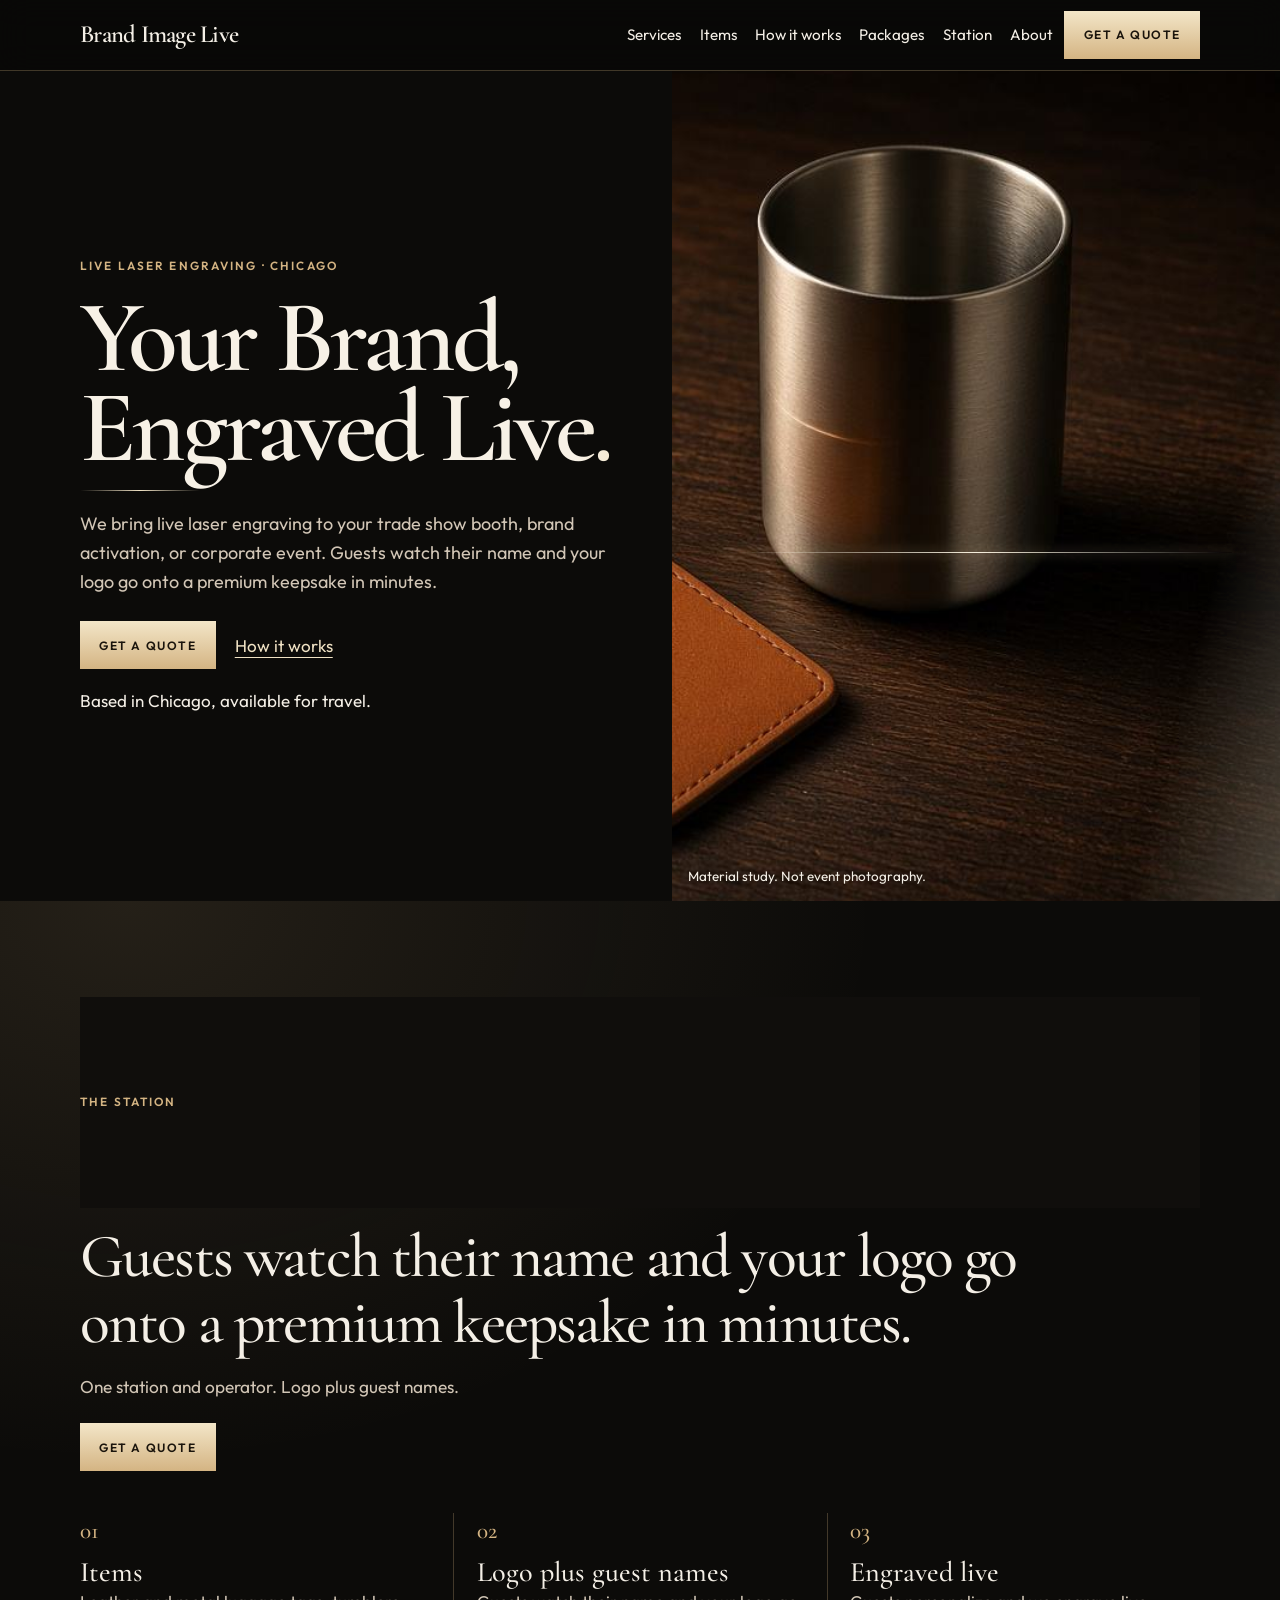
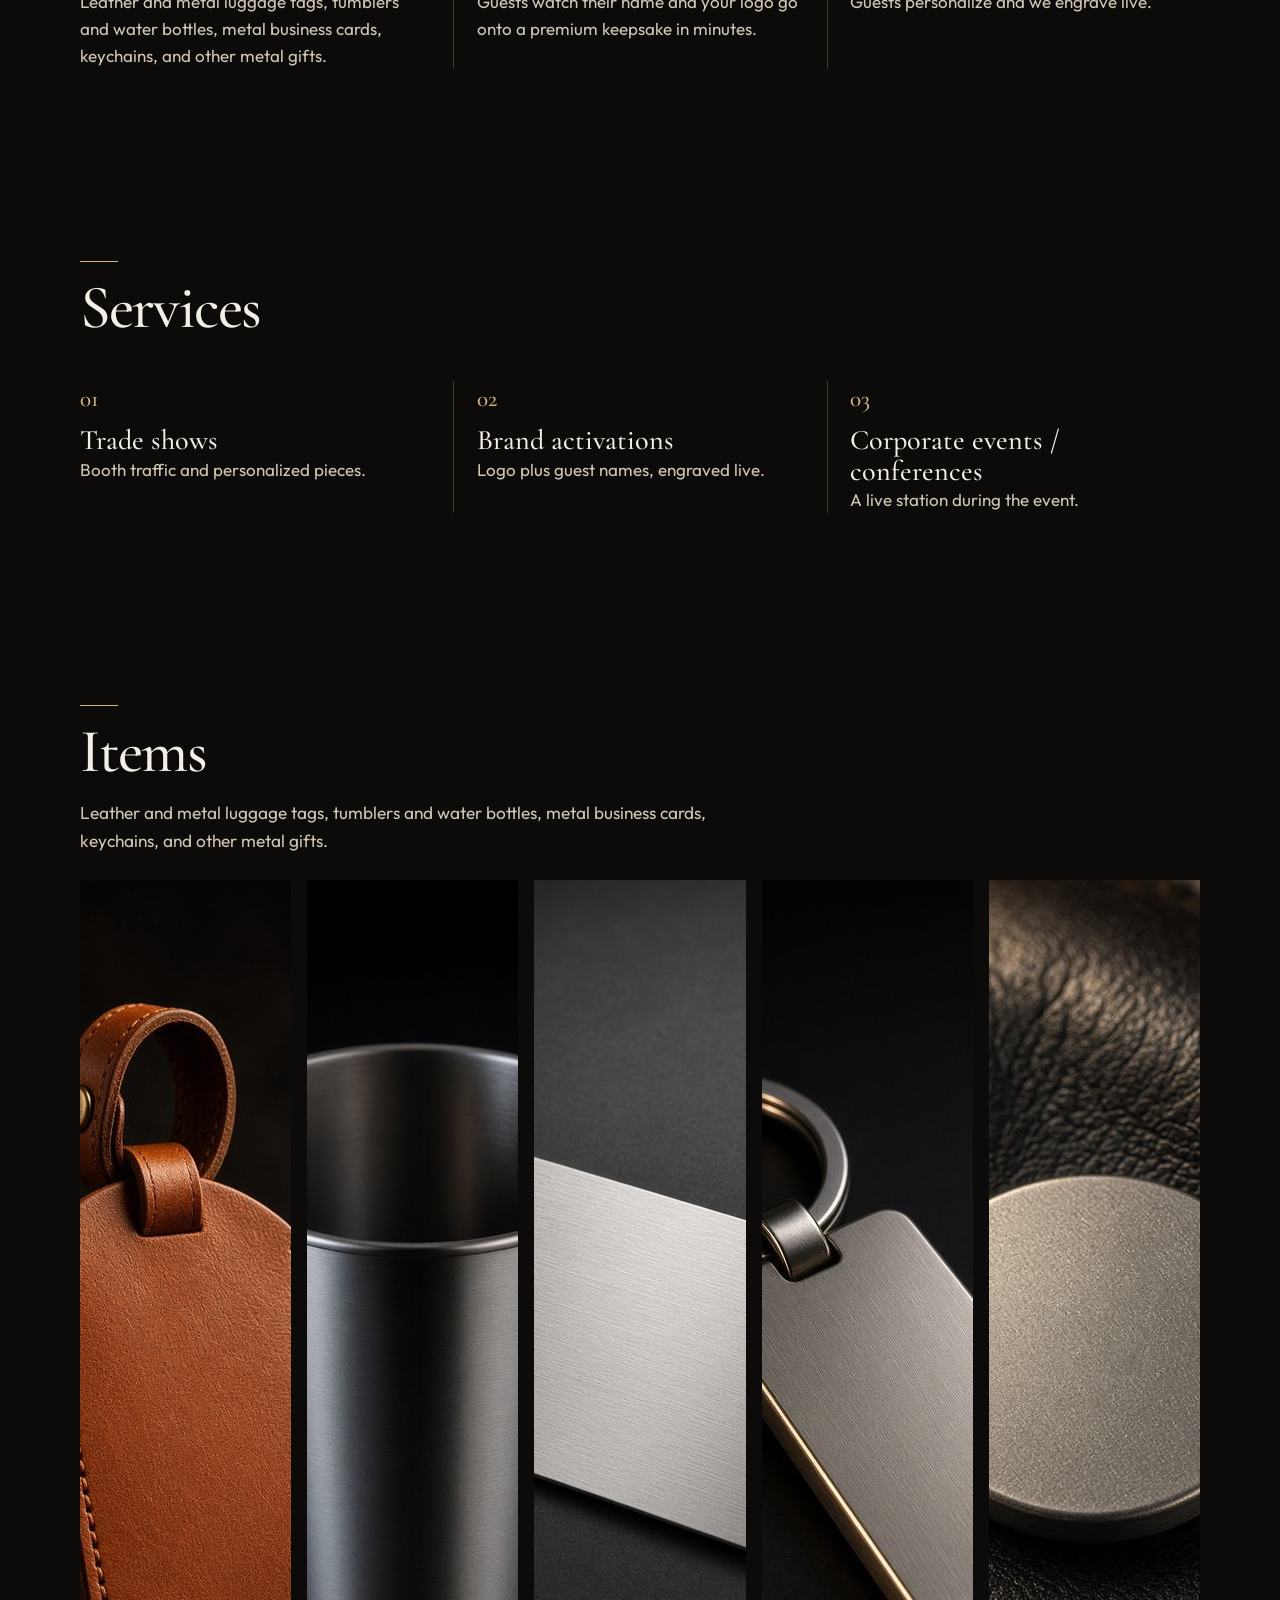
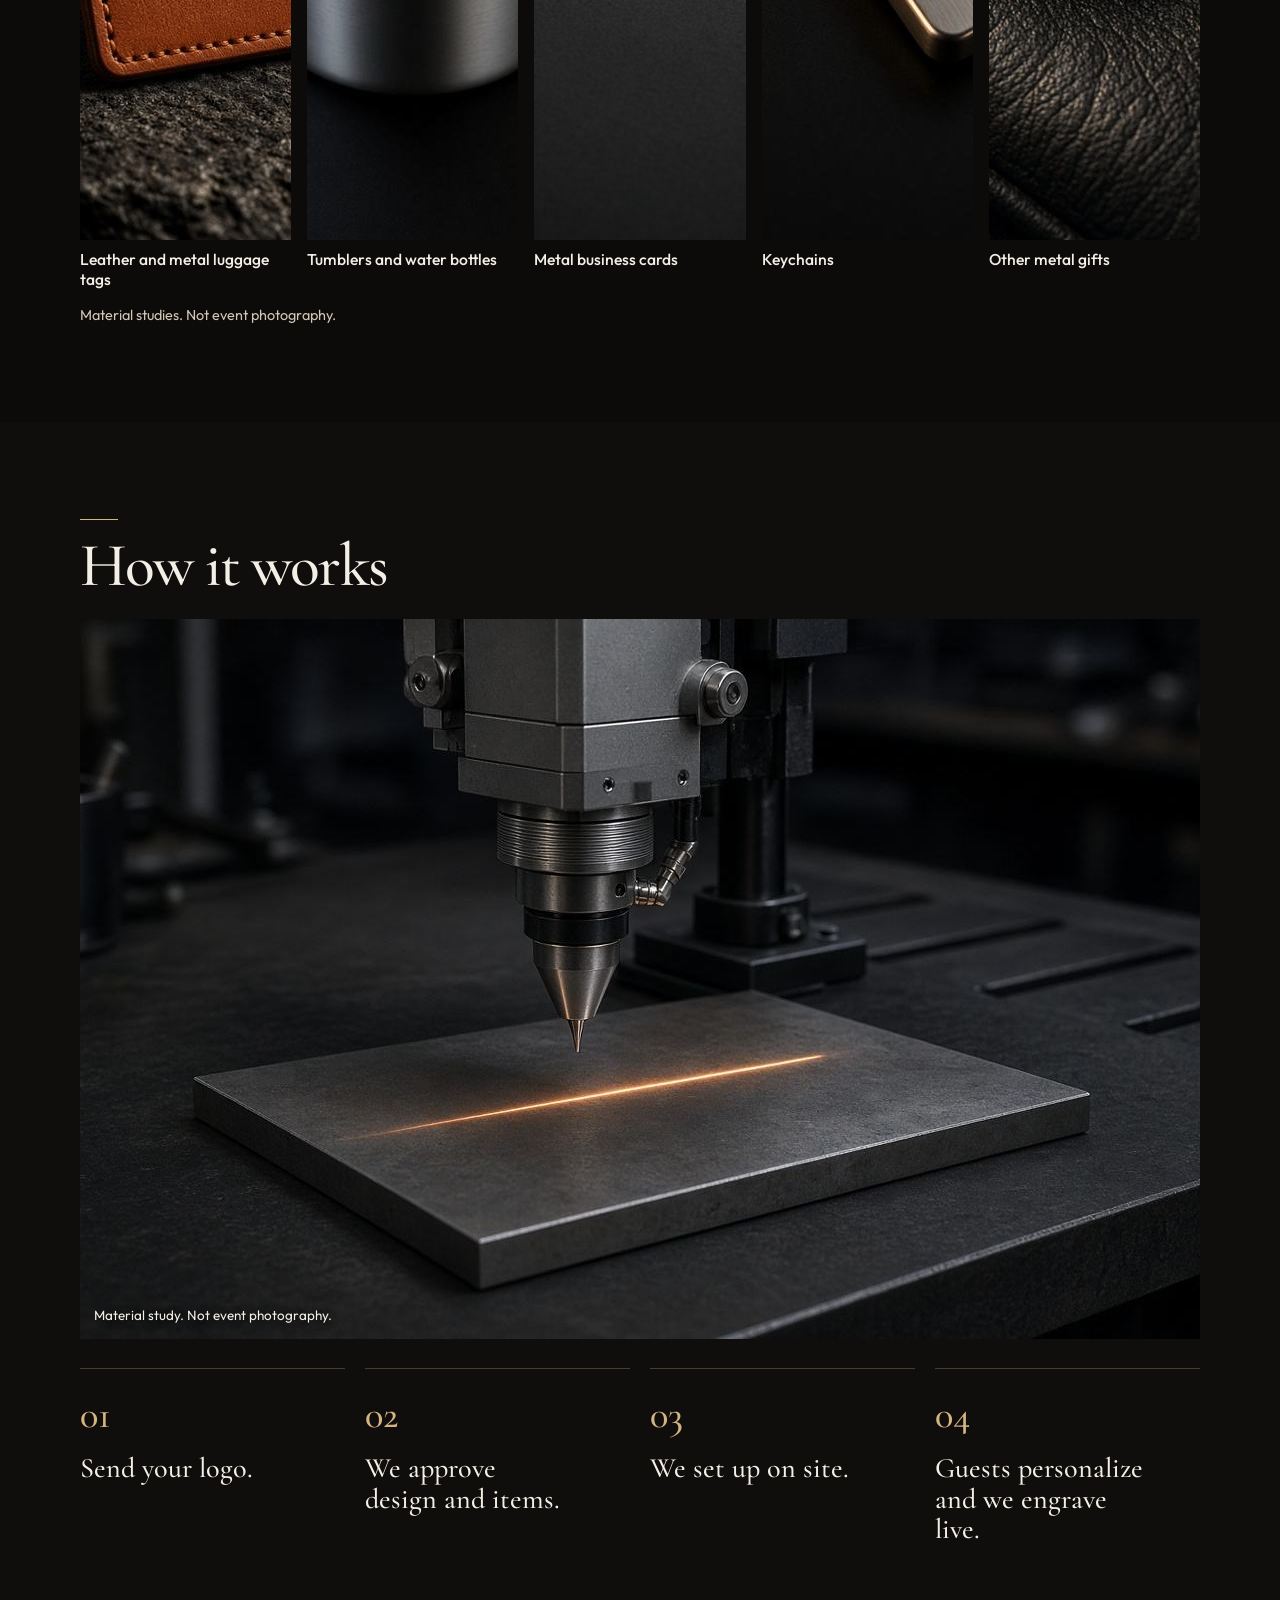
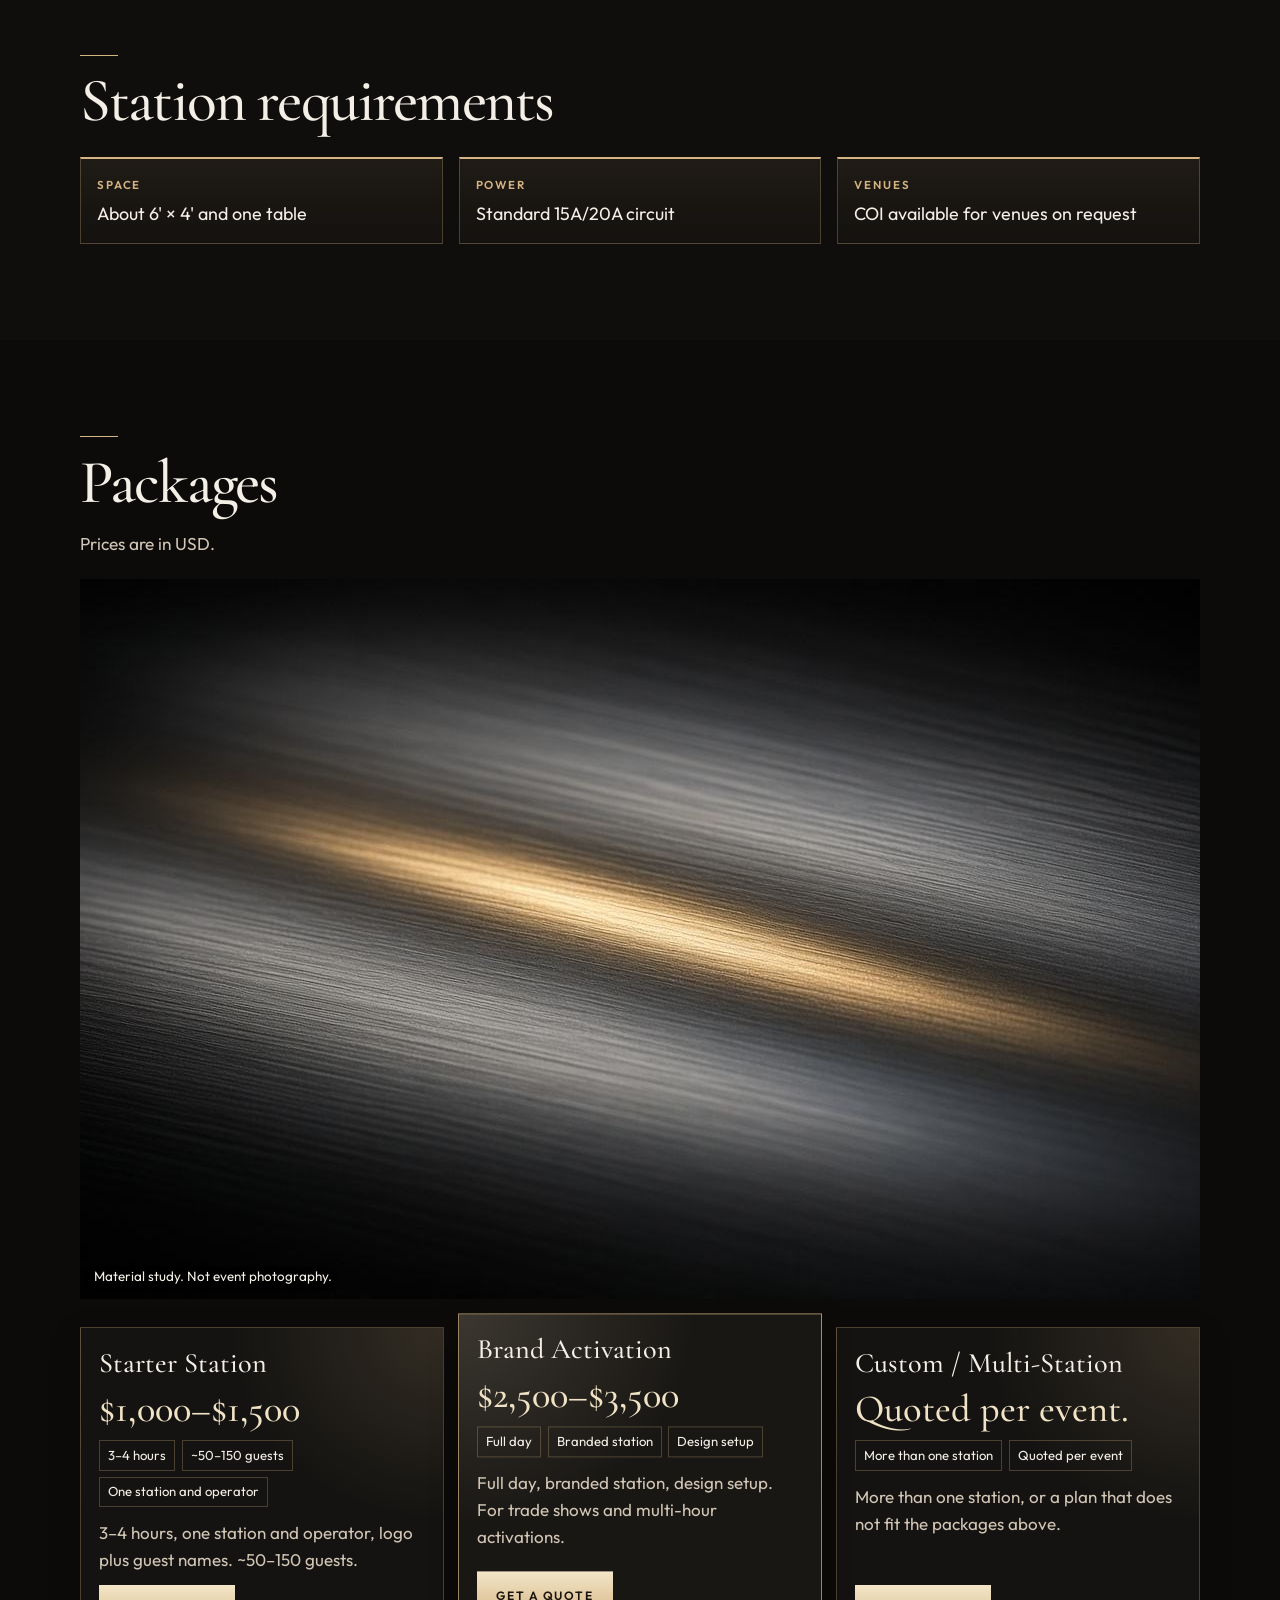
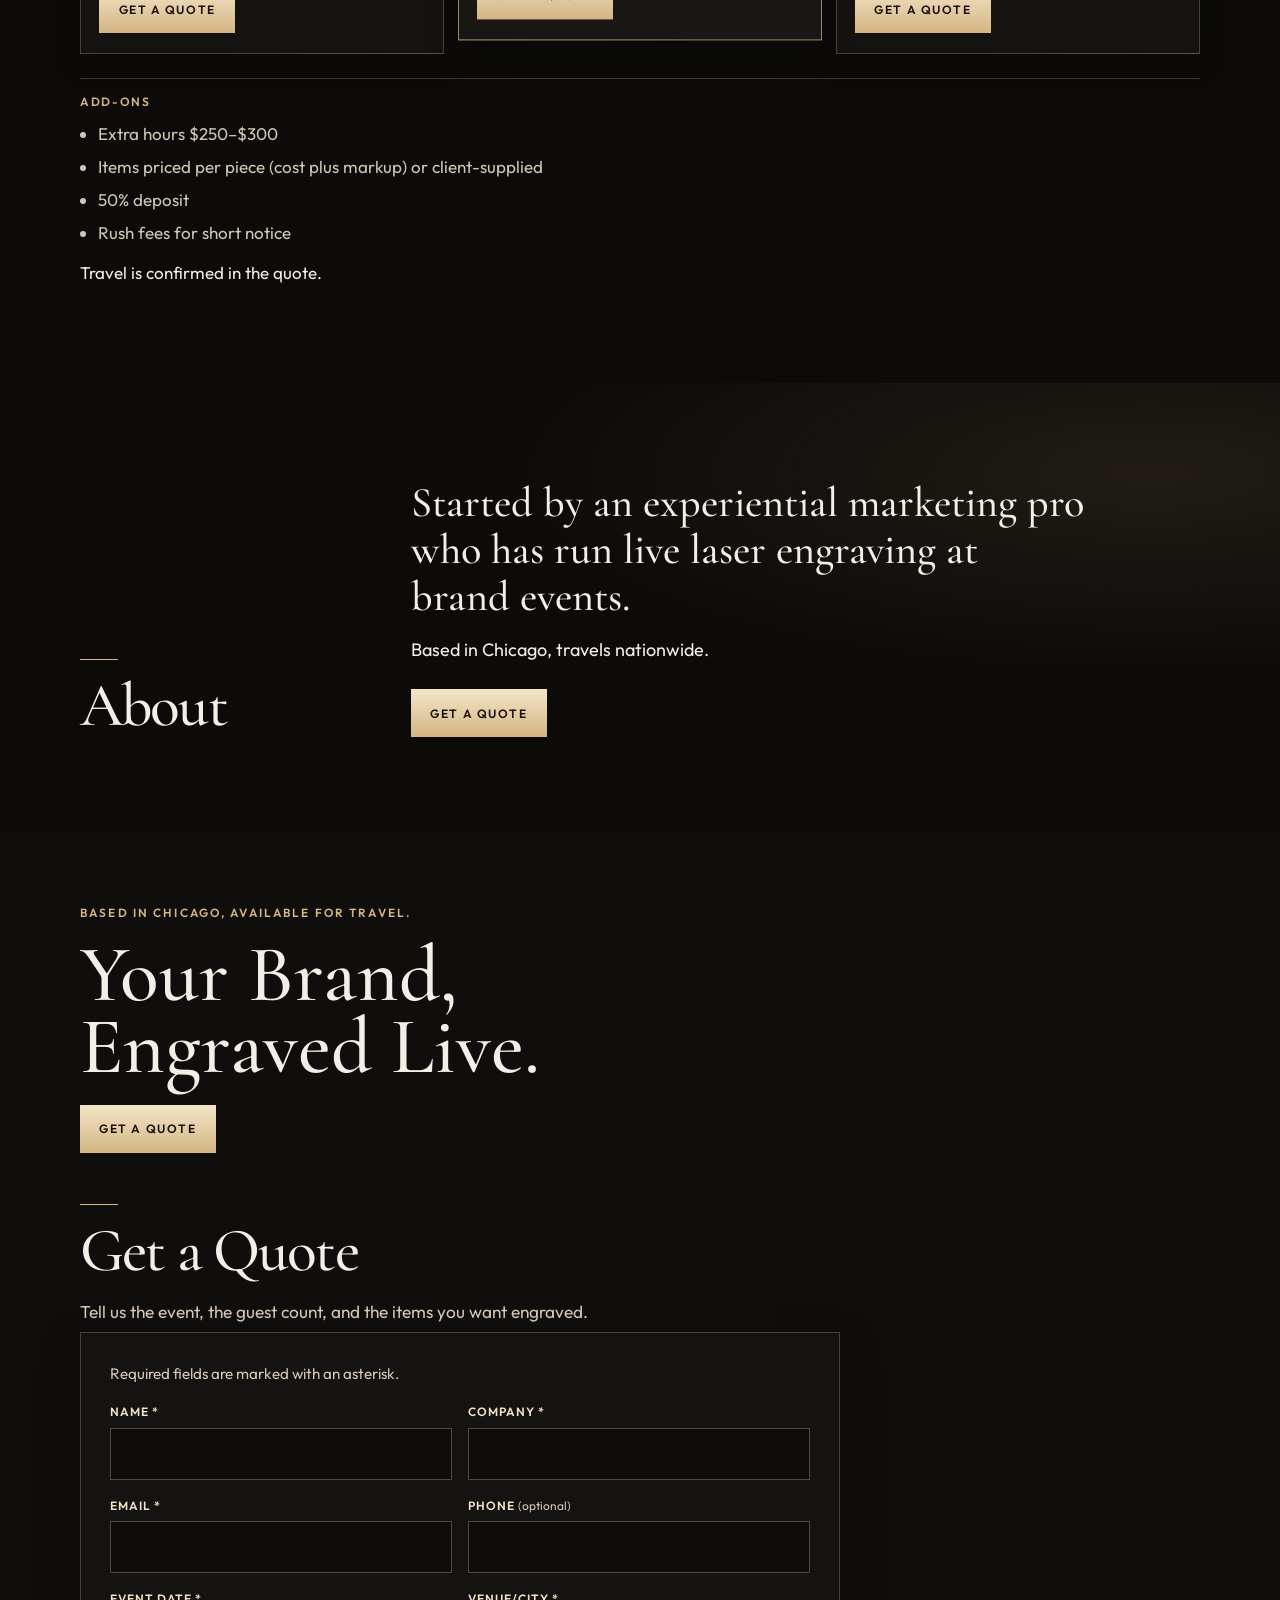
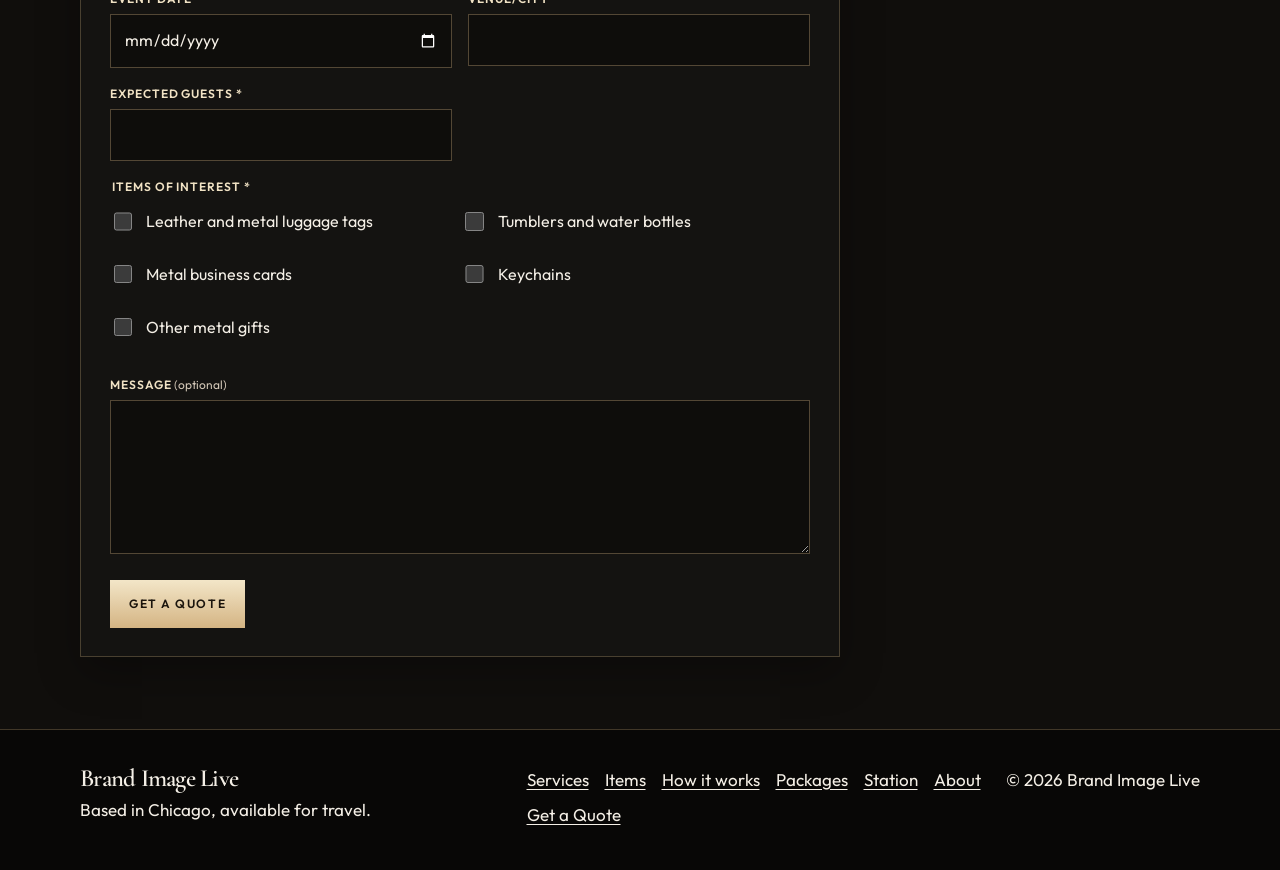
<file: previous/index.html>
<!DOCTYPE html>
<html lang="en">
<head>
  <meta charset="utf-8">
  <meta name="viewport" content="width=device-width, initial-scale=1">
  <title>Brand Image Live | Live Laser Engraving for Events, Chicago</title>
  <meta name="description" content="On-site live laser engraving for trade shows, brand activations, and corporate events. Personalized luggage tags, tumblers, and metal gifts engraved while guests watch. Based in Chicago, available for travel.">
  <meta name="author" content="Brand Image Live">
  <meta name="robots" content="noindex">
  <meta name="theme-color" content="#0c0b09">
  <meta name="color-scheme" content="dark">
  <meta name="format-detection" content="telephone=no, email=no, address=no">
  <link rel="canonical" href="https://artmro2.github.io/brand-image-live/previous/">
  <meta property="og:type" content="website">
  <meta property="og:site_name" content="Brand Image Live">
  <meta property="og:locale" content="en_US">
  <meta property="og:title" content="Brand Image Live | Live Laser Engraving for Events, Chicago">
  <meta property="og:description" content="On-site live laser engraving for trade shows, brand activations, and corporate events. Personalized luggage tags, tumblers, and metal gifts engraved while guests watch. Based in Chicago, available for travel.">
  <meta property="og:url" content="https://artmro2.github.io/brand-image-live/previous/">
  <meta property="og:image" content="https://artmro2.github.io/brand-image-live/previous/og.png">
  <meta property="og:image:width" content="1200">
  <meta property="og:image:height" content="630">
  <meta property="og:image:alt" content="Brand Image Live. Your Brand, Engraved Live.">
  <meta name="twitter:card" content="summary_large_image">
  <meta name="twitter:title" content="Brand Image Live | Live Laser Engraving for Events, Chicago">
  <meta name="twitter:description" content="On-site live laser engraving for trade shows, brand activations, and corporate events. Personalized luggage tags, tumblers, and metal gifts engraved while guests watch. Based in Chicago, available for travel.">
  <meta name="twitter:image" content="https://artmro2.github.io/brand-image-live/previous/og.png">
  <meta name="twitter:image:alt" content="Brand Image Live. Your Brand, Engraved Live.">
  <link rel="icon" href="favicon.svg" type="image/svg+xml">
  <link rel="apple-touch-icon" href="apple-touch-icon.png">
  <link rel="preload" href="fonts/cormorant-garamond-600.woff2" as="font" type="font/woff2" crossorigin>
  <link rel="preload" href="fonts/outfit-400.woff2" as="font" type="font/woff2" crossorigin>
  <link rel="preload" href="images/hero-show.jpg" as="image">
  <link rel="stylesheet" href="styles.css">
  <script type="application/ld+json">
  {
    "@context": "https://schema.org",
    "@type": "ProfessionalService",
    "name": "Brand Image Live",
    "url": "https://artmro2.github.io/brand-image-live/previous/",
    "image": "https://artmro2.github.io/brand-image-live/previous/og.png",
    "description": "On-site live laser engraving for trade shows, brand activations, and corporate events. Personalized luggage tags, tumblers, and metal gifts engraved while guests watch. Based in Chicago, available for travel.",
    "areaServed": "United States",
    "address": {
      "@type": "PostalAddress",
      "addressLocality": "Chicago",
      "addressRegion": "IL",
      "addressCountry": "US"
    }
  }
  </script>
  <script src="script.js" defer></script>
</head>
<body>
  <a class="skip" href="#content">Skip to content</a>
  <header class="site-header" id="top">
    <div class="wrap header-bar">
      <a class="wordmark" href="#top">Brand Image Live</a>
      <button class="nav-toggle" type="button" aria-expanded="false" aria-controls="site-nav">Menu</button>
      <nav class="site-nav" id="site-nav" aria-label="Primary">
        <a href="#services">Services</a>
        <a href="#items">Items</a>
        <a href="#process">How it works</a>
        <a href="#packages">Packages</a>
        <a href="#station">Station</a>
        <a href="#about">About</a>
        <a class="btn nav-cta" href="#quote">Get a Quote</a>
      </nav>
      <a class="btn header-cta" href="#quote">Get a Quote</a>
    </div>
  </header>

  <main id="content">
    <section class="hero" aria-labelledby="hero-title">
      <div class="hero-copy">
        <p class="eyebrow">Live laser engraving · Chicago</p>
        <h1 id="hero-title">Your Brand, <br>Engraved Live.</h1>
        <p class="lede">We bring live laser engraving to your trade show booth, brand activation, or corporate event. Guests watch their name and your logo go onto a premium keepsake in minutes.</p>
        <div class="cta-row">
          <a class="btn" href="#quote">Get a Quote</a>
          <a class="link" href="#process">How it works</a>
        </div>
        <p class="where">Based in Chicago, available for travel.</p>
      </div>
      <figure class="hero-still">
        <img class="hero-photo" src="images/hero-show.jpg" width="1280" height="720" alt="A blank leather luggage tag and a plain metal tumbler on a dark table. Material study, not event photography." fetchpriority="high" decoding="async">
        <span class="laser" aria-hidden="true"></span>
        <figcaption>Material study. Not event photography.</figcaption>
      </figure>
    </section>

    <section class="section approach reveal" aria-labelledby="approach-title">
      <div class="wrap">
        <div class="why-lead">
          <p class="eyebrow ink">The station</p>
          <h2 id="approach-title">Guests watch their name and your logo go onto a premium keepsake in minutes.</h2>
          <p class="section-intro">One station and operator. Logo plus guest names.</p>
          <a class="btn" href="#quote">Get a Quote</a>
        </div>
        <ol class="approach-list">
          <li>
            <span class="idx" aria-hidden="true">01</span>
            <h3>Items</h3>
            <p>Leather and metal luggage tags, tumblers and water bottles, metal business cards, keychains, and other metal gifts.</p>
          </li>
          <li>
            <span class="idx" aria-hidden="true">02</span>
            <h3>Logo plus guest names</h3>
            <p>Guests watch their name and your logo go onto a premium keepsake in minutes.</p>
          </li>
          <li>
            <span class="idx" aria-hidden="true">03</span>
            <h3>Engraved live</h3>
            <p>Guests personalize and we engrave live.</p>
          </li>
        </ol>
      </div>
    </section>

    <section class="section reveal" id="services" aria-labelledby="services-title">
      <div class="wrap">
        <div class="section-head">
          <h2 id="services-title">Services</h2>
        </div>
        <ul class="service-list">
          <li>
            <span class="idx" aria-hidden="true">01</span>
            <h3>Trade shows</h3>
            <p>Booth traffic and personalized pieces.</p>
          </li>
          <li>
            <span class="idx" aria-hidden="true">02</span>
            <h3>Brand activations</h3>
            <p>Logo plus guest names, engraved live.</p>
          </li>
          <li>
            <span class="idx" aria-hidden="true">03</span>
            <h3>Corporate events / conferences</h3>
            <p>A live station during the event.</p>
          </li>
        </ul>
      </div>
    </section>

    <section class="section items reveal" id="items" aria-labelledby="items-title">
      <div class="wrap">
        <div class="section-head">
          <h2 id="items-title">Items</h2>
          <p class="section-intro">Leather and metal luggage tags, tumblers and water bottles, metal business cards, keychains, and other metal gifts.</p>
        </div>
        <ul class="item-gallery">
          <li>
            <figure>
              <img src="images/item-tag.jpg" width="720" height="960" alt="Blank leather luggage tag. Material study, not event photography." decoding="async">
            </figure>
            <h3>Leather and metal luggage tags</h3>
          </li>
          <li>
            <figure>
              <img src="images/item-tumbler.jpg" width="720" height="960" alt="Plain steel tumbler. Material study, not event photography." decoding="async">
            </figure>
            <h3>Tumblers and water bottles</h3>
          </li>
          <li>
            <figure>
              <img src="images/item-card.jpg" width="720" height="960" alt="Blank metal card. Material study, not event photography." decoding="async">
            </figure>
            <h3>Metal business cards</h3>
          </li>
          <li>
            <figure>
              <img src="images/item-key.jpg" width="720" height="960" alt="Blank metal key fob. Material study, not event photography." decoding="async">
            </figure>
            <h3>Keychains</h3>
          </li>
          <li>
            <figure>
              <img src="images/item-token.jpg" width="720" height="960" alt="Blank metal disc on leather. Material study, not event photography." decoding="async">
            </figure>
            <h3>Other metal gifts</h3>
          </li>
        </ul>
        <p class="study-note">Material studies. Not event photography.</p>
      </div>
    </section>

    <section class="ink reveal" id="process" aria-labelledby="process-title">
      <div class="wrap">
        <div class="section-head">
          <h2 id="process-title">How it works</h2>
        </div>
        <figure class="process-still">
          <img src="images/process-station.jpg" width="1280" height="720" alt="A laser head above a blank metal plate. Material study, not event photography." decoding="async">
          <figcaption>Material study. Not event photography.</figcaption>
        </figure>
        <ol class="steps">
          <li>
            <span class="idx" aria-hidden="true">01</span>
            <h3>Send your logo.</h3>
          </li>
          <li>
            <span class="idx" aria-hidden="true">02</span>
            <h3>We approve design and items.</h3>
          </li>
          <li>
            <span class="idx" aria-hidden="true">03</span>
            <h3>We set up on site.</h3>
          </li>
          <li>
            <span class="idx" aria-hidden="true">04</span>
            <h3>Guests personalize and we engrave live.</h3>
          </li>
        </ol>
      </div>
    </section>

    <section class="ink ink-next reveal" id="station" aria-labelledby="station-title">
      <div class="wrap">
        <div class="section-head">
          <h2 id="station-title">Station requirements</h2>
        </div>
        <ul class="spec-grid">
          <li>
            <span class="spec-label">Space</span>
            <p>About 6' × 4' and one table</p>
          </li>
          <li>
            <span class="spec-label">Power</span>
            <p>Standard 15A/20A circuit</p>
          </li>
          <li>
            <span class="spec-label">Venues</span>
            <p>COI available for venues on request</p>
          </li>
        </ul>
      </div>
    </section>

    <section class="section reveal" id="packages" aria-labelledby="packages-title">
      <div class="wrap">
        <div class="section-head">
          <h2 id="packages-title">Packages</h2>
          <p class="section-intro">Prices are in USD.</p>
        </div>
        <figure class="package-still">
          <img src="images/steel-light.jpg" width="1280" height="720" alt="Brushed steel with a warm line of light. Material study, not event photography." decoding="async">
          <figcaption>Material study. Not event photography.</figcaption>
        </figure>
        <div class="package-grid">
          <article class="package">
            <h3>Starter Station</h3>
            <p class="price">$1,000–$1,500</p>
            <ul class="glance">
              <li>3–4 hours</li>
              <li>~50–150 guests</li>
              <li>One station and operator</li>
            </ul>
            <p>3–4 hours, one station and operator, logo plus guest names. ~50–150 guests.</p>
            <a class="btn" href="#quote">Get a Quote<span class="vh"> for Starter Station</span></a>
          </article>
          <article class="package package-focus">
            <h3>Brand Activation</h3>
            <p class="price">$2,500–$3,500</p>
            <ul class="glance">
              <li>Full day</li>
              <li>Branded station</li>
              <li>Design setup</li>
            </ul>
            <p>Full day, branded station, design setup. For trade shows and multi-hour activations.</p>
            <a class="btn" href="#quote">Get a Quote<span class="vh"> for Brand Activation</span></a>
          </article>
          <article class="package">
            <h3>Custom / Multi-Station</h3>
            <p class="price">Quoted per event.</p>
            <ul class="glance">
              <li>More than one station</li>
              <li>Quoted per event</li>
            </ul>
            <p>More than one station, or a plan that does not fit the packages above.</p>
            <a class="btn" href="#quote">Get a Quote<span class="vh"> for a custom or multi-station event</span></a>
          </article>
        </div>
        <div class="terms">
          <h3>Add-ons</h3>
          <ul>
            <li>Extra hours $250–$300</li>
            <li>Items priced per piece (cost plus markup) or client-supplied</li>
            <li>50% deposit</li>
            <li>Rush fees for short notice</li>
          </ul>
          <p class="terms-note">Travel is confirmed in the quote.</p>
        </div>
      </div>
    </section>

    <section class="section about reveal" id="about" aria-labelledby="about-title">
      <div class="wrap about-grid">
        <div class="section-head">
          <h2 id="about-title">About</h2>
        </div>
        <div>
          <p class="about-lead">Started by an experiential marketing pro who has run live laser engraving at brand events.</p>
          <p class="about-sub">Based in Chicago, travels nationwide.</p>
          <a class="btn" href="#quote">Get a Quote</a>
        </div>
      </div>
    </section>

    <section class="quote-section reveal" id="quote" aria-labelledby="quote-title">
      <div class="band">
        <div class="wrap">
          <p class="eyebrow">Based in Chicago, available for travel.</p>
          <p class="band-title">Your Brand, <br>Engraved Live.</p>
          <a class="btn" href="#quote-form">Get a Quote</a>
        </div>
      </div>
      <div class="wrap quote-wrap">
        <div class="section-head">
          <h2 id="quote-title">Get a Quote</h2>
          <p class="section-intro">Tell us the event, the guest count, and the items you want engraved.</p>
        </div>
        <div class="form-card">
          <noscript>
            <p class="noscript-note">JavaScript is required to confirm this form in the browser. The form does not send a message on its own.</p>
          </noscript>
          <form id="quote-form" method="post" action="#quote" novalidate>
            <p id="form-hint">Required fields are marked with an asterisk.</p>
            <div id="form-alert" class="form-alert" role="alert" tabindex="-1" hidden></div>
            <div class="form-grid">
              <div class="field">
                <label for="name">Name <span aria-hidden="true">*</span><span class="vh"> required</span></label>
                <input id="name" name="name" type="text" autocomplete="name" required maxlength="120" spellcheck="false">
                <p id="name-error" class="field-error"></p>
              </div>
              <div class="field">
                <label for="company">Company <span aria-hidden="true">*</span><span class="vh"> required</span></label>
                <input id="company" name="company" type="text" autocomplete="organization" required maxlength="160" spellcheck="false">
                <p id="company-error" class="field-error"></p>
              </div>
              <div class="field">
                <label for="email">Email <span aria-hidden="true">*</span><span class="vh"> required</span></label>
                <input id="email" name="email" type="email" autocomplete="email" inputmode="email" required maxlength="160" spellcheck="false" aria-describedby="email-error">
                <p id="email-error" class="field-error"></p>
              </div>
              <div class="field">
                <label for="phone">Phone <span class="optional">(optional)</span></label>
                <input id="phone" name="phone" type="tel" autocomplete="tel" inputmode="tel" maxlength="40" spellcheck="false">
                <p id="phone-error" class="field-error"></p>
              </div>
              <div class="field">
                <label for="event-date">Event date <span aria-hidden="true">*</span><span class="vh"> required</span></label>
                <input id="event-date" name="event-date" type="date" required autocomplete="off">
                <p id="event-date-error" class="field-error"></p>
              </div>
              <div class="field">
                <label for="venue">Venue/City <span aria-hidden="true">*</span><span class="vh"> required</span></label>
                <input id="venue" name="venue" type="text" required maxlength="180" autocomplete="off" spellcheck="false">
                <p id="venue-error" class="field-error"></p>
              </div>
              <div class="field">
                <label for="guests">Expected guests <span aria-hidden="true">*</span><span class="vh"> required</span></label>
                <input id="guests" name="guests" type="number" inputmode="numeric" min="1" max="100000" step="1" required>
                <p id="guests-error" class="field-error"></p>
              </div>
              <fieldset class="field span-2" id="items-group" tabindex="-1" aria-describedby="items-group-error">
                <legend>Items of interest <span aria-hidden="true">*</span><span class="vh"> required</span></legend>
                <div class="check-grid">
                  <label class="check"><input type="checkbox" name="items" value="Leather and metal luggage tags"> <span>Leather and metal luggage tags</span></label>
                  <label class="check"><input type="checkbox" name="items" value="Tumblers and water bottles"> <span>Tumblers and water bottles</span></label>
                  <label class="check"><input type="checkbox" name="items" value="Metal business cards"> <span>Metal business cards</span></label>
                  <label class="check"><input type="checkbox" name="items" value="Keychains"> <span>Keychains</span></label>
                  <label class="check"><input type="checkbox" name="items" value="Other metal gifts"> <span>Other metal gifts</span></label>
                </div>
                <p id="items-group-error" class="field-error"></p>
              </fieldset>
              <div class="field span-2">
                <label for="message">Message <span class="optional">(optional)</span></label>
                <textarea id="message" name="message" maxlength="2000" rows="5"></textarea>
                <p id="message-error" class="field-error"></p>
              </div>
            </div>
            <div class="form-actions">
              <button class="btn" type="submit">Get a Quote</button>
            </div>
          </form>
          <div id="confirmation" class="confirmation" role="status" tabindex="-1" hidden>
            <p class="eyebrow">Quote</p>
            <h3 id="confirmation-title">Quote request confirmed</h3>
            <p id="confirmation-lead"></p>
            <p class="confirm-note">Nothing was sent. No inbox is connected to this form. Copy the summary if you need a record.</p>
            <dl id="confirmation-summary" class="summary"></dl>
            <div class="cta-row">
              <button class="btn" type="button" id="copy-summary">Copy summary</button>
              <button class="btn btn-ghost" type="button" id="edit-request">Edit request</button>
            </div>
            <p id="copy-status" class="vh" role="status"></p>
          </div>
        </div>
      </div>
    </section>
  </main>

  <footer class="site-footer">
    <div class="wrap footer-grid">
      <div>
        <p class="wordmark footer-mark">Brand Image Live</p>
        <p class="footer-loc">Based in Chicago, available for travel.</p>
      </div>
      <nav class="footer-nav" aria-label="Footer">
        <a href="#services">Services</a>
        <a href="#items">Items</a>
        <a href="#process">How it works</a>
        <a href="#packages">Packages</a>
        <a href="#station">Station</a>
        <a href="#about">About</a>
        <a href="#quote">Get a Quote</a>
      </nav>
      <p class="legal">© <span id="year">2026</span> Brand Image Live</p>
    </div>
  </footer>
</body>
</html>
</file>
<file: styles.css>
@font-face {
  font-family: "Oswald";
  font-style: normal;
  font-weight: 400 700;
  font-display: swap;
  src: url("fonts/oswald.woff2") format("woff2");
}

:root {
  --paper: #f4f4f1;
  --card: #ffffff;
  --sink: #eaeae6;
  --ink: #14161a;
  --muted: #3e444c;
  --faint: #5c636b;
  --line: #e0e0dc;
  --line-2: #d2d2cc;
  --brass: #8a6420;
  --brass-deep: #6d4e16;
  --brass-lift: #c8973a;
  --live: #e8452a;
  --error: #9e2a16;
  --display: "Oswald", "Arial Narrow", system-ui, sans-serif;
  --sans: system-ui, -apple-system, "Segoe UI", Roboto, sans-serif;
  --serif: "Iowan Old Style", Charter, Georgia, serif;
  --mono: ui-monospace, "SF Mono", Menlo, Consolas, monospace;
  --nav-h: 68px;
}

* { box-sizing: border-box; }
html { scroll-behavior: smooth; scroll-padding-top: 76px; }
html, body { overflow-x: clip; }
body {
  margin: 0;
  background: var(--paper);
  color: var(--ink);
  font-family: var(--sans);
  font-size: 17px;
  line-height: 1.6;
  -webkit-font-smoothing: antialiased;
}
img, svg { max-width: 100%; display: block; }
a { color: inherit; }
[hidden] { display: none !important; }
:focus-visible { outline: 2px solid var(--brass); outline-offset: 2px; }

.vh {
  position: absolute;
  width: 1px;
  height: 1px;
  padding: 0;
  margin: -1px;
  overflow: hidden;
  clip: rect(0, 0, 0, 0);
  white-space: nowrap;
  border: 0;
}

.skip {
  position: absolute;
  left: 12px;
  top: 8px;
  z-index: 80;
  transform: translateY(-140%);
  background: var(--ink);
  color: #fff;
  padding: 8px 12px;
  text-decoration: none;
}
.skip:focus { transform: none; }

.wrap { max-width: 1140px; margin: 0 auto; padding: 0 24px; }

.eyebrow {
  display: flex;
  align-items: center;
  gap: 14px;
  font-family: var(--display);
  font-weight: 500;
  font-size: 12.5px;
  letter-spacing: 0.22em;
  text-transform: uppercase;
  color: var(--brass);
  margin: 0 0 18px;
}
.eyebrow:before {
  content: "";
  width: 44px;
  height: 2px;
  background: var(--brass);
  flex: none;
}
.eyebrow.on-dark { color: var(--brass-lift); }
.eyebrow.on-dark:before { background: var(--brass-lift); }

h1, h2, h3, .price, .brand, .btn, .fact b, .ask-f {
  font-family: var(--display);
  font-weight: 700;
  text-transform: uppercase;
  letter-spacing: -0.005em;
}
h1, h2, h3 { margin: 0; text-wrap: balance; line-height: 1.02; }
h2 { font-size: clamp(30px, 4.2vw, 50px); margin-bottom: 16px; }
h2 em, h1 em { font-style: normal; color: var(--brass-lift); }
.sec-lede { font-size: 18px; color: var(--muted); max-width: 58ch; margin: 0 0 28px; }

.btn {
  display: inline-flex;
  align-items: center;
  justify-content: center;
  font-size: 14px;
  font-weight: 600;
  letter-spacing: 0.1em;
  padding: 12px 24px;
  text-decoration: none;
  white-space: nowrap;
  background: var(--brass);
  color: #fff;
  border: 2px solid var(--brass);
  border-radius: 2px;
  cursor: pointer;
}
.btn:hover { background: var(--brass-deep); border-color: var(--brass-deep); color: #fff; }
.btn-out { background: transparent; color: var(--brass); }
.btn-out:hover { background: var(--brass); color: #fff; }
.btn-light { background: transparent; color: #fff; border-color: rgba(255, 255, 255, 0.7); }
.btn-light:hover { background: #fff; color: var(--ink); border-color: #fff; }

.site-header {
  position: sticky;
  top: 0;
  z-index: 50;
  background: var(--card);
  border-bottom: 1px solid var(--line);
}
.nav-in {
  max-width: 1140px;
  margin: 0 auto;
  padding: 14px 24px;
  display: flex;
  flex-wrap: wrap;
  align-items: center;
  justify-content: space-between;
  gap: 12px 20px;
}
.brand {
  font-size: 22px;
  letter-spacing: 0.02em;
  text-decoration: none;
  line-height: 1;
}
.brand em { font-style: normal; color: var(--brass); }
.nav-tools { display: none; align-items: center; gap: 8px; }
.nav-toggle {
  display: none;
  appearance: none;
  background: transparent;
  border: 1px solid var(--line-2);
  border-radius: 2px;
  padding: 9px 12px;
  cursor: pointer;
  font-family: var(--display);
  font-weight: 600;
  font-size: 12px;
  letter-spacing: 0.12em;
  text-transform: uppercase;
  color: var(--ink);
}
.site-nav { display: flex; align-items: center; gap: 22px; }
.site-nav a:not(.btn) {
  text-decoration: none;
  font-size: 15px;
  color: var(--muted);
}
.site-nav a:not(.btn):hover { color: var(--ink); }

.hero {
  position: relative;
  overflow: hidden;
  min-height: 82vh;
  display: flex;
  align-items: center;
  background: #14161a;
  color: #fff;
}
.ghost {
  position: absolute;
  right: -2%;
  bottom: -6%;
  font-family: var(--display);
  font-weight: 700;
  text-transform: uppercase;
  font-size: clamp(80px, 16vw, 220px);
  line-height: 0.82;
  letter-spacing: -0.02em;
  color: rgba(255, 255, 255, 0.05);
  pointer-events: none;
  z-index: 0;
}
.hero-in {
  position: relative;
  z-index: 1;
  width: min(1140px, 100%);
  margin: 0 auto;
  padding: 72px 24px 64px;
  display: grid;
  grid-template-columns: minmax(0, 1.05fr) minmax(280px, 0.9fr);
  gap: 48px;
  align-items: center;
}
.hero h1 {
  font-size: clamp(42px, 6.4vw, 80px);
  line-height: 0.96;
  margin: 0 0 22px;
  color: #fff;
}
.hero h1 em { display: block; margin-top: 0.08em; }
.hero-sub { font-size: 19px; line-height: 1.5; color: rgba(255, 255, 255, 0.82); max-width: 46ch; margin: 0 0 26px; }
.hero-cta { display: flex; gap: 12px; flex-wrap: wrap; align-items: center; }
.hero-where { margin: 16px 0 0; font-size: 14.5px; color: rgba(255, 255, 255, 0.72); }
.hero-facts {
  grid-column: 1 / -1;
  display: flex;
  flex-wrap: wrap;
  gap: 18px 0;
  margin-top: 8px;
  border-top: 1px solid rgba(255, 255, 255, 0.16);
  padding-top: 18px;
}
.fact { padding-right: 28px; margin-right: 28px; border-right: 1px solid rgba(255, 255, 255, 0.14); }
.fact:last-child { border-right: 0; margin-right: 0; padding-right: 0; }
.fact b { display: block; font-size: 15px; letter-spacing: 0.04em; line-height: 1.2; font-weight: 600; }
.fact span {
  display: block;
  margin-top: 6px;
  font-family: var(--mono);
  font-size: 10.5px;
  letter-spacing: 0.12em;
  text-transform: uppercase;
  color: rgba(255, 255, 255, 0.62);
}

.bench { background: #1c1916; border: 1px solid rgba(255, 255, 255, 0.08); padding: 16px 16px 12px; }
.bench-bar { display: grid; grid-template-columns: 1fr auto; gap: 8px 10px; align-items: end; }
.bench-bar label {
  grid-column: 1 / -1;
  font-family: var(--mono);
  font-size: 10.5px;
  letter-spacing: 0.14em;
  text-transform: uppercase;
  color: var(--brass-lift);
}
.bench-bar input {
  width: 100%;
  background: #0e0d0c;
  color: #fff;
  border: 1px solid rgba(255, 255, 255, 0.2);
  border-radius: 2px;
  padding: 10px 12px;
  font-family: var(--sans);
  font-size: 16px;
}
.bench-bar input:focus { outline: 2px solid var(--brass-lift); outline-offset: 1px; }
.piece-toggle { display: flex; }
.piece-btn {
  appearance: none;
  background: transparent;
  color: #fff;
  border: 1px solid rgba(255, 255, 255, 0.28);
  font-family: var(--display);
  font-weight: 600;
  letter-spacing: 0.1em;
  text-transform: uppercase;
  font-size: 13px;
  padding: 10px 14px;
  cursor: pointer;
}
.piece-btn + .piece-btn { border-left: 0; }
.piece-btn.is-on { background: var(--live); border-color: var(--live); color: #14110e; }
.stage { position: relative; min-height: 280px; }
.stage svg { width: min(280px, 100%); height: auto; margin: 8px auto 0; }
.bench[data-active="tag"] .piece-tumbler { display: none; }
.bench[data-active="tumbler"] .piece-tag { display: none; }
.burn.is-run { animation: engrave 1.15s ease forwards; }
.spark { opacity: 0; }
.spark.is-run { animation: travel 1.15s ease forwards; }
.spark-cup.is-run { animation-name: travel-cup; }
.bench-note {
  margin: 4px 0 0;
  font-family: var(--mono);
  font-size: 10px;
  letter-spacing: 0.12em;
  text-transform: uppercase;
  color: rgba(255, 255, 255, 0.55);
}
@keyframes engrave { from { clip-path: inset(0 100% 0 0); } to { clip-path: inset(0 0 0 0); } }
@keyframes travel {
  from { transform: translate(78px, 206px); opacity: 1; }
  to { transform: translate(230px, 206px); opacity: 0; }
}
@keyframes travel-cup {
  from { transform: translate(86px, 202px); opacity: 1; }
  to { transform: translate(230px, 202px); opacity: 0; }
}

section { padding: 78px 0; border-bottom: 1px solid var(--line); }
.sink { background: var(--sink); }

.quick-in { display: grid; grid-template-columns: minmax(0, 0.9fr) minmax(0, 1.1fr); gap: 44px; align-items: center; }
.askline { display: grid; grid-template-columns: 1fr 1fr; gap: 1px; background: var(--line-2); border: 1px solid var(--line-2); }
.askline a {
  background: var(--card);
  padding: 22px 20px 18px;
  text-decoration: none;
  display: block;
}
.askline a:hover { background: #fff; }
.ask-f { font-size: clamp(22px, 2.2vw, 28px); line-height: 1; letter-spacing: 0; }
.ask-l { display: block; margin-top: 8px; font-size: 14.5px; color: var(--muted); line-height: 1.4; text-transform: none; font-family: var(--sans); font-weight: 400; letter-spacing: 0; }
.quick-cta { margin-top: 16px; }

.rail { background: var(--ink); color: #fff; padding: 48px 0 42px; border-bottom: 1px solid #252830; overflow: hidden; }
.rail .eyebrow { justify-content: center; }
.conveyor { overflow: hidden; }
.track { display: flex; width: max-content; animation: convey 48s linear infinite; }
.conveyor:hover .track { animation-play-state: paused; }
.lane { display: flex; list-style: none; margin: 0; padding: 0; }
.lane li {
  width: 260px;
  padding: 0 18px;
  text-align: center;
  font-family: var(--mono);
  font-size: 11px;
  letter-spacing: 0.1em;
  text-transform: uppercase;
  color: rgba(255, 255, 255, 0.78);
}
@keyframes convey { from { transform: translateX(0); } to { transform: translateX(-50%); } }

.bleed { display: grid; grid-template-columns: minmax(0, 1fr) minmax(0, 0.92fr); gap: 48px; align-items: center; }
.pull {
  font-family: var(--display);
  font-weight: 600;
  text-transform: uppercase;
  font-size: clamp(26px, 3vw, 40px);
  line-height: 1.08;
  margin: 0 0 18px;
  border-left: 3px solid var(--brass);
  padding-left: 18px;
}
.scene { width: 100%; height: auto; background: #1c1916; }
.cap {
  font-family: var(--mono);
  font-size: 10.5px;
  letter-spacing: 0.12em;
  text-transform: uppercase;
  color: var(--faint);
  margin: 10px 0 0;
}
.approach { display: grid; grid-template-columns: repeat(3, 1fr); gap: 1px; background: var(--line-2); border: 1px solid var(--line-2); margin: 42px 0 0; padding: 0; list-style: none; }
.approach li { list-style: none; background: var(--card); padding: 22px 22px 20px; margin: 0; }
.approach ol, .approach { padding: 0; }
.idx {
  display: block;
  font-family: var(--display);
  font-weight: 700;
  color: var(--brass);
  letter-spacing: 0.08em;
  margin-bottom: 8px;
}
.approach h3 { font-size: 22px; margin-bottom: 8px; }
.approach p { margin: 0; color: var(--muted); font-size: 15.5px; }

.case { display: grid; grid-template-columns: 280px minmax(0, 1fr); gap: 28px; align-items: center; background: var(--card); border: 1px solid var(--line); padding: 18px; margin-bottom: 14px; }
.case:last-child { margin-bottom: 0; }
.case-img { background: #1c1916; position: relative; }
.case-img svg { width: 100%; height: auto; }
.case .tag { font-family: var(--mono); font-size: 10.5px; letter-spacing: 0.13em; text-transform: uppercase; color: var(--brass); margin: 0 0 10px; }
.case h3 { font-size: clamp(24px, 2.6vw, 32px); margin-bottom: 8px; }
.case p { margin: 0; color: var(--muted); font-size: 15.5px; max-width: 52ch; }

.moments-head { margin-bottom: 28px; }
.moments { display: grid; grid-template-columns: repeat(5, 1fr); gap: 0; }
.moments figure { margin: 0; position: relative; background: #1c1916; }
.moments svg { width: 100%; height: auto; }
.moments figcaption {
  position: absolute;
  left: 0; right: 0; bottom: 0;
  padding: 36px 12px 12px;
  font-family: var(--mono);
  font-size: 10px;
  letter-spacing: 0.08em;
  text-transform: uppercase;
  color: #fff;
  background: linear-gradient(to top, rgba(12, 13, 15, 0.88), rgba(12, 13, 15, 0));
}
.items { padding-bottom: 36px; }
.items .cap { padding: 0 24px; max-width: 1140px; margin: 14px auto 0; }

.flow { list-style: none; margin: 0; padding: 0; display: grid; grid-template-columns: repeat(4, 1fr); gap: 18px; }
.flow li { display: flex; flex-direction: column; text-align: center; }
.fimg { position: relative; margin: 0 0 28px; background: #1c1916; }
.fimg svg { width: 100%; height: auto; aspect-ratio: 4 / 3; }
.fn {
  position: absolute;
  left: 50%;
  bottom: -18px;
  transform: translateX(-50%);
  width: 40px;
  height: 40px;
  border-radius: 50%;
  background: var(--brass);
  color: #fff;
  font-family: var(--display);
  font-weight: 700;
  font-size: 15px;
  display: flex;
  align-items: center;
  justify-content: center;
  border: 4px solid var(--paper);
}
.flow h3 { font-size: 16px; letter-spacing: 0.02em; line-height: 1.25; margin-top: 4px; }
.flow-note { margin: 22px 0 0; }

.spec-grid { display: grid; grid-template-columns: repeat(3, 1fr); gap: 1px; background: var(--line); border: 1px solid var(--line); list-style: none; margin: 0; padding: 0; }
.spec-grid li { background: var(--card); padding: 22px 20px; }
.spec-ico { width: 72px; height: 44px; margin-bottom: 12px; }
.spec-k { font-family: var(--mono); font-size: 10.5px; letter-spacing: 0.13em; text-transform: uppercase; color: var(--faint); margin-bottom: 6px; }
.spec-grid p { margin: 0; font-size: 17px; font-weight: 650; letter-spacing: -0.01em; }

.paths { display: grid; grid-template-columns: repeat(3, 1fr); gap: 16px; }
.path { background: var(--card); border: 1px solid var(--line); border-top: 4px solid var(--brass); padding: 26px 24px 24px; display: flex; flex-direction: column; }
.path-focus { border: 2px solid var(--brass); }
.pack-ico { width: 88px; height: 44px; margin-bottom: 14px; }
.path h3 { font-size: 24px; margin-bottom: 8px; }
.price { font-size: clamp(28px, 3vw, 36px); line-height: 1; margin: 0 0 14px; color: var(--ink); }
.glance { display: flex; flex-wrap: wrap; gap: 6px; list-style: none; margin: 0 0 14px; padding: 0; }
.glance li { border: 1px solid var(--line-2); padding: 4px 8px; font-family: var(--mono); font-size: 10.5px; letter-spacing: 0.08em; text-transform: uppercase; color: var(--muted); }
.path > p { margin: 0 0 18px; color: var(--muted); font-size: 15.5px; }
.path .btn { margin-top: auto; align-self: flex-start; }
.addons { background: var(--card); border: 2px solid var(--brass); padding: 28px 26px; margin-top: 22px; }
.addons h3 { font-size: 22px; margin-bottom: 10px; }
.addons ul { margin: 0 0 12px; padding-left: 18px; color: var(--muted); }
.addons li { margin: 6px 0; }
.terms-note { margin: 0; color: var(--ink); }

.about-grid { display: grid; grid-template-columns: 0.7fr 1.3fr; gap: 36px; align-items: start; }
.about-lead { font-family: var(--serif); font-size: 26px; line-height: 1.35; margin: 0 0 12px; }
.about-sub { margin: 0 0 20px; color: var(--muted); font-size: 18px; }

.form-wrap { display: grid; grid-template-columns: minmax(0, 0.82fr) minmax(0, 1.18fr); gap: 46px; align-items: start; }
.band-title { font-family: var(--display); font-weight: 700; text-transform: uppercase; font-size: clamp(28px, 3vw, 40px); line-height: 1; margin: 0 0 12px; }
.side-note { border-left: 3px solid var(--brass); padding-left: 16px; margin: 0 0 16px; color: var(--muted); font-size: 15.5px; }
.form-hint { margin: 0 0 12px; font-size: 14.5px; color: var(--muted); }
.form-grid { display: grid; grid-template-columns: 1fr 1fr; gap: 13px; }
.span-2 { grid-column: span 2; }
.field label, .field legend {
  display: block;
  font-family: var(--mono);
  font-size: 10.5px;
  letter-spacing: 0.1em;
  text-transform: uppercase;
  color: var(--faint);
  margin-bottom: 6px;
  padding: 0;
}
.optional { text-transform: none; letter-spacing: 0; font-family: var(--sans); font-size: 12px; }
input, textarea {
  width: 100%;
  background: var(--card);
  border: 1px solid var(--line-2);
  color: var(--ink);
  padding: 11px 12px;
  font-size: 16px;
  font-family: var(--sans);
  border-radius: 2px;
}
textarea { min-height: 120px; resize: vertical; }
input:focus, textarea:focus { outline: 2px solid var(--brass); outline-offset: 1px; }
input[aria-invalid="true"], textarea[aria-invalid="true"], fieldset[aria-invalid="true"] { border-color: var(--error); }
.field-error { min-height: 0; margin: 4px 0 0; color: var(--error); font-size: 13.5px; }
.field-error:empty { display: none; }
fieldset.field { border: 0; margin: 0; min-width: 0; }
.check-grid { display: grid; grid-template-columns: 1fr 1fr; gap: 8px 14px; }
.field .check {
  display: flex;
  gap: 8px;
  align-items: flex-start;
  font-family: var(--sans);
  font-size: 15.5px;
  font-weight: 400;
  letter-spacing: 0;
  text-transform: none;
  color: var(--ink);
  margin: 0;
}
.check input { width: 1.05rem; height: 1.05rem; margin-top: 0.2rem; accent-color: var(--brass); }
.form-actions { margin-top: 8px; }
.form-alert { margin: 0 0 14px; padding: 12px 14px; border-left: 3px solid var(--error); background: #f8ece8; }
.form-alert p { margin: 0 0 6px; }
.form-alert ul { margin: 0; padding-left: 18px; }
.noscript-note { padding: 12px 14px; background: var(--sink); }
.confirmation { border-left: 3px solid var(--brass); background: var(--sink); padding: 22px 20px; }
.confirmation h3 { font-size: 28px; margin-bottom: 8px; }
.confirm-note { color: var(--muted); }
.summary { margin: 12px 0; }
.summary div { display: grid; grid-template-columns: 9.5rem 1fr; gap: 6px 12px; padding: 7px 0; border-top: 1px solid var(--line-2); }
.summary dt { font-family: var(--mono); font-size: 10.5px; letter-spacing: 0.08em; text-transform: uppercase; color: var(--faint); }
.summary dd { margin: 0; overflow-wrap: anywhere; }
.cta-row { display: flex; flex-wrap: wrap; gap: 10px; }

.site-footer { background: var(--ink); color: rgba(255, 255, 255, 0.72); padding: 48px 0 28px; border-bottom: 0; }
.foot-top { display: grid; grid-template-columns: 1.4fr 1fr auto; gap: 28px; align-items: start; }
.foot-brand { font-size: 22px; color: #fff; text-decoration: none; display: inline-block; margin-bottom: 10px; }
.foot-brand em { color: var(--brass-lift); }
.site-footer p { margin: 0; max-width: 36ch; }
.foot-nav { display: flex; flex-direction: column; align-items: flex-start; gap: 8px; }
.foot-nav a { color: rgba(255, 255, 255, 0.78); text-decoration: none; }
.foot-nav a:hover { color: #fff; }
.foot-bar { margin-top: 28px; padding-top: 16px; border-top: 1px solid rgba(255, 255, 255, 0.14); font-family: var(--mono); font-size: 10.5px; letter-spacing: 0.1em; text-transform: uppercase; color: rgba(255, 255, 255, 0.55); }

.beam-loop, .beam-drop { transform-box: fill-box; transform-origin: center; }
.beam-loop { animation: glide 2.2s ease-in-out infinite; }
.beam-drop { animation: drop 1.8s ease-in-out infinite; }
@keyframes glide {
  0%, 100% { transform: translateX(0); opacity: 0.35; }
  50% { transform: translateX(10px); opacity: 1; }
}
@keyframes drop {
  0%, 100% { opacity: 0.25; }
  50% { opacity: 1; }
}
.live-dot { display: inline-block; width: 7px; height: 7px; border-radius: 50%; background: var(--live); margin-right: 8px; }
@media (prefers-reduced-motion: no-preference) {
  .live-dot { animation: tally 1.8s ease-in-out infinite; }
}
@keyframes tally { 0%, 58%, 100% { opacity: 1; } 72%, 86% { opacity: 0.28; } }

@media (max-width: 1039px) {
  .nav-tools { display: flex; }
  .nav-toggle { display: inline-flex; }
  .site-nav {
    display: none;
    flex: 1 0 100%;
    flex-direction: column;
    align-items: stretch;
    gap: 0;
    padding: 4px 0 8px;
  }
  .site-nav.is-open { display: flex; }
  .site-nav a:not(.btn) { padding: 12px 0; border-top: 1px solid var(--line); font-size: 17px; color: var(--ink); }
  .site-nav .nav-cta { margin-top: 12px; }
  .header-cta { padding: 10px 12px; font-size: 12px; }
}

@media (max-width: 900px) {
  section { padding: 48px 0; }
  .hero { min-height: 0; }
  .hero-in { grid-template-columns: 1fr; gap: 28px; padding: 40px 24px 36px; }
  .hero h1 { font-size: clamp(40px, 12vw, 64px); }
  .hero-sub { font-size: 17px; }
  .hero-facts { display: grid; grid-template-columns: 1fr; gap: 14px; }
  .fact { border: 0; margin: 0; padding: 0; }
  .quick-in, .bleed, .about-grid, .form-wrap { grid-template-columns: 1fr; gap: 22px; }
  .approach, .paths, .spec-grid { grid-template-columns: 1fr; }
  .case { grid-template-columns: 1fr; gap: 14px; }
  .moments { grid-template-columns: 1fr 1fr; }
  .flow { grid-template-columns: 1fr 1fr; }
  .foot-top { grid-template-columns: 1fr; }
}

@media (max-width: 640px) {
  .askline, .form-grid, .check-grid, .flow, .summary div { grid-template-columns: 1fr; }
  .span-2 { grid-column: auto; }
  .moments { grid-template-columns: 1fr 1fr; }
  .brand { font-size: 17px; }
  .hero-cta .btn { flex: 1 1 auto; }
}

@media (max-width: 380px) {
  .header-cta { display: none; }
}

@media (prefers-reduced-motion: reduce) {
  html { scroll-behavior: auto; }
  *, *::before, *::after { animation: none !important; transition: none !important; }
  .spark { display: none; }
  .track { animation: none; flex-wrap: wrap; width: 100%; justify-content: center; }
  .lane[aria-hidden="true"] { display: none; }
  .lane { flex-wrap: wrap; justify-content: center; }
  .lane li { width: auto; padding: 8px 12px; }
}
</file>
<file: creative/styles.css>
/* Creative preview. Bodoni Moda is SIL OFL; see fonts/OFL.txt. Outfit is loaded from the site root. */

@font-face {
  font-family: "Bodoni Moda";
  font-style: normal;
  font-weight: 600;
  font-display: swap;
  src: url("fonts/bodoni-moda-600.woff2") format("woff2");
}

@font-face {
  font-family: "Bodoni Moda";
  font-style: normal;
  font-weight: 700;
  font-display: swap;
  src: url("fonts/bodoni-moda-700.woff2") format("woff2");
}

@font-face {
  font-family: "Bodoni Moda";
  font-style: italic;
  font-weight: 600;
  font-display: swap;
  src: url("fonts/bodoni-moda-600italic.woff2") format("woff2");
}

@font-face {
  font-family: Outfit;
  font-style: normal;
  font-weight: 400;
  font-display: swap;
  src: url("../fonts/outfit-400.woff2") format("woff2");
}

@font-face {
  font-family: Outfit;
  font-style: normal;
  font-weight: 500;
  font-display: swap;
  src: url("../fonts/outfit-500.woff2") format("woff2");
}

@font-face {
  font-family: Outfit;
  font-style: normal;
  font-weight: 600;
  font-display: swap;
  src: url("../fonts/outfit-600.woff2") format("woff2");
}

:root {
  --ink: #141210;
  --umber: #2c1d17;
  --graphite: #171614;
  --steel: #2e2b27;
  --bone: #f3ece3;
  --bone-2: #e7dfd2;
  --cream: #f7f1e8;
  --copper: #c57a58;
  --ink-soft: #3d3832;
  --line: rgba(20, 18, 16, 0.16);
  --danger: #7d1f1f;
  --danger-bg: #f8ecea;
  --serif: "Bodoni Moda", "Iowan Old Style", Palatino, Georgia, serif;
  --sans: Outfit, "Avenir Next", "Segoe UI", sans-serif;
  --header: 4.15rem;
  color-scheme: light;
}

*,
*::before,
*::after { box-sizing: border-box; }

[hidden] { display: none !important; }

html {
  scroll-behavior: smooth;
  scroll-padding-top: calc(var(--header) + 0.6rem);
}

body {
  margin: 0;
  background: var(--bone);
  color: var(--ink-soft);
  font-family: var(--sans);
  font-size: 1.05rem;
  line-height: 1.55;
}

body::before {
  content: "";
  pointer-events: none;
  position: fixed;
  inset: 0;
  z-index: 70;
  opacity: 0.18;
  mix-blend-mode: multiply;
  background-image: url("data:image/svg+xml;utf8,<svg xmlns='http://www.w3.org/2000/svg' width='140' height='140'><filter id='n'><feTurbulence type='fractalNoise' baseFrequency='.85' numOctaves='2' stitchTiles='stitch'/></filter><rect width='100%' height='100%' filter='url(%23n)' opacity='.55'/></svg>");
}

img { max-width: 100%; display: block; }

h1, h2, h3, .display, .band-title, .price, .about-lead {
  font-family: var(--serif);
  font-weight: 700;
  letter-spacing: -0.03em;
  line-height: 0.9;
  margin: 0;
}

p { margin: 0; }
a { color: inherit; }

:focus-visible {
  outline: 2px solid var(--copper);
  outline-offset: 3px;
}

::selection { background: var(--ink); color: var(--cream); }

.vh {
  position: absolute;
  width: 1px;
  height: 1px;
  padding: 0;
  margin: -1px;
  overflow: hidden;
  clip: rect(0, 0, 0, 0);
  white-space: nowrap;
  border: 0;
}

.skip {
  position: absolute;
  left: 0.75rem;
  top: 0.75rem;
  transform: translateY(-200%);
  background: var(--cream);
  color: var(--ink);
  padding: 0.65rem 0.9rem;
  z-index: 90;
  text-decoration: none;
}

.skip:focus { position: fixed; transform: none; }

.wrap {
  width: min(1180px, calc(100% - 1.5rem));
  margin-inline: auto;
}

.eyebrow {
  margin: 0 0 0.8rem;
  font-size: 0.72rem;
  font-weight: 600;
  letter-spacing: 0.18em;
  text-transform: uppercase;
}

.btn {
  display: inline-flex;
  align-items: center;
  justify-content: center;
  min-height: 46px;
  padding: 0.7rem 1rem;
  border: 0;
  background: var(--ink);
  color: var(--cream);
  font-family: var(--sans);
  font-size: 0.72rem;
  font-weight: 600;
  letter-spacing: 0.14em;
  text-transform: uppercase;
  text-decoration: none;
  cursor: pointer;
  white-space: nowrap;
  transition: transform 0.25s ease, background 0.25s ease, color 0.25s ease;
}

.btn:hover { transform: translateY(-2px); background: var(--copper); color: var(--ink); }

.btn-ghost {
  background: transparent;
  color: var(--ink);
  box-shadow: inset 0 0 0 1px var(--ink);
}

.btn-ghost:hover { background: var(--ink); color: var(--cream); }

.site-header {
  position: sticky;
  top: 0;
  z-index: 40;
  background: rgba(20, 18, 16, 0.94);
  color: var(--cream);
  border-bottom: 1px solid rgba(197, 122, 88, 0.55);
}

.header-bar {
  position: relative;
  display: flex;
  align-items: center;
  gap: 0.65rem;
  min-height: var(--header);
}

.wordmark {
  margin-right: auto;
  color: var(--cream);
  font-family: var(--serif);
  font-style: italic;
  font-weight: 600;
  font-size: clamp(1.25rem, 2.4vw, 1.7rem);
  letter-spacing: -0.03em;
  line-height: 1;
  text-decoration: none;
  white-space: nowrap;
}

.nav-toggle {
  min-height: 44px;
  padding: 0.35rem 0.7rem;
  border: 1px solid rgba(247, 241, 232, 0.35);
  background: transparent;
  color: var(--cream);
  font: inherit;
  font-size: 0.7rem;
  font-weight: 600;
  letter-spacing: 0.14em;
  text-transform: uppercase;
  cursor: pointer;
}

.site-nav a { color: var(--cream); text-decoration: none; }
.site-nav a:hover { color: var(--copper); }

.nav-cta { display: none; }

.header-cta,
.hero .btn,
.umber .btn,
.package .btn,
.site-nav a.btn {
  background: var(--cream);
  color: var(--ink);
}

.header-cta:hover,
.hero .btn:hover,
.umber .btn:hover,
.package .btn:hover,
.site-nav a.btn:hover {
  background: var(--copper);
  color: var(--ink);
}

.hero {
  background:
    radial-gradient(ellipse at 80% 20%, rgba(197, 122, 88, 0.18), transparent 42%),
    var(--ink);
  color: var(--cream);
  padding: 1.25rem 0 2.5rem;
  overflow: clip;
}

.hero-grid { display: grid; gap: 0.5rem; }

.hero h1 { color: var(--cream); font-size: clamp(3.6rem, 16vw, 8.4rem); }

.hero h1 .line { display: block; }

.hero h1 .em {
  font-style: italic;
  font-weight: 600;
  color: #f0c7b2;
  margin-left: 8vw;
}

.lede {
  max-width: 36rem;
  margin-top: 1.1rem;
  color: var(--cream);
  font-size: 1.05rem;
}

.cta-row {
  display: flex;
  flex-wrap: wrap;
  align-items: center;
  gap: 0.9rem 1.1rem;
  margin-top: 1.3rem;
}

.link { color: var(--cream); text-underline-offset: 0.25em; }

.where { margin-top: 0.95rem; color: var(--cream); }

.hero-frame {
  position: relative;
  width: min(100%, 28rem);
  margin-left: auto;
  margin-top: 1.25rem;
  aspect-ratio: 4 / 5;
  overflow: hidden;
  box-shadow: -18px 18px 0 rgba(197, 122, 88, 0.28);
}

.hero-frame img {
  width: 100%;
  height: 100%;
  object-fit: cover;
  object-position: 70% 40%;
  transform: scale(1.08);
  animation: settle 7s ease forwards;
}

.laser {
  position: absolute;
  left: 0;
  right: 0;
  top: 46%;
  height: 2px;
  background: linear-gradient(90deg, transparent, #f3d2bf 18%, #fff 50%, #e7a27f 82%, transparent);
  transform-origin: left center;
  animation: etch 1.8s cubic-bezier(.2, .7, .2, 1) both;
}

.hero-frame figcaption {
  position: absolute;
  left: 0.7rem;
  bottom: 0.7rem;
  max-width: 16rem;
  color: var(--cream);
  font-size: 0.78rem;
  text-shadow: 0 1px 8px rgba(0, 0, 0, 0.7);
}

.umber {
  background:
    linear-gradient(180deg, rgba(197, 122, 88, 0.16), transparent 28%),
    var(--umber);
  color: var(--cream);
  padding: 4rem 0;
}

.umber h2,
.umber h3,
.steel h2,
.graphite h2,
.about-lead,
.band-title,
.quote-intro h2 { color: var(--cream); }

.section-kicker {
  display: grid;
  gap: 0.8rem;
  margin-bottom: 1.5rem;
}

.section-kicker h2,
.display { font-size: clamp(3rem, 8vw, 6.2rem); }

.section-kicker p,
.intro { max-width: 36rem; font-size: 1.08rem; }

.approach-list,
.service-list,
.item-list,
.steps,
.spec-grid,
.glance,
.terms ul { list-style: none; margin: 0; padding: 0; }

.approach-list { display: grid; gap: 0.75rem; }

.approach-list li {
  position: relative;
  display: grid;
  gap: 0.2rem;
  padding: 0.4rem 0 0.9rem 0.2rem;
  border-top: 1px solid rgba(247, 241, 232, 0.22);
}

.giant {
  font-family: var(--serif);
  font-size: clamp(4.2rem, 14vw, 7rem);
  line-height: 0.8;
  color: transparent;
  -webkit-text-stroke: 1px rgba(240, 199, 178, 0.85);
  letter-spacing: -0.04em;
}

.approach-list h3 {
  margin-top: -0.7rem;
  font-size: clamp(1.7rem, 3vw, 2.3rem);
  color: var(--cream);
}

.approach-list p { max-width: 36rem; color: #f3e6dc; }

.paper { background: var(--bone); color: var(--ink-soft); padding: 4.2rem 0; }

.paper .display { color: var(--ink); }

.service-list { margin-top: 1.5rem; }

.service-list li {
  display: grid;
  gap: 0.15rem;
  padding: 1.15rem 0;
  border-top: 1px solid var(--line);
  transition: padding-left 0.3s ease;
}

.service-list li:last-child { border-bottom: 1px solid var(--line); }

.service-list li:hover { padding-left: 0.7rem; }

.idx {
  font-family: var(--serif);
  font-style: italic;
  color: var(--copper);
  font-size: 1.4rem;
}

.service-list h3 { font-size: clamp(2rem, 5vw, 3.3rem); color: var(--ink); }

.graphite {
  background: var(--graphite);
  color: var(--cream);
  padding: 4rem 0 4.4rem;
  overflow: clip;
}

.items-layout { display: grid; gap: 1.5rem; }

.study {
  margin: 0;
  position: relative;
}

.study img {
  width: 100%;
  aspect-ratio: 3 / 4;
  object-fit: cover;
  object-position: 70% 40%;
  transition: transform 0.6s ease;
}

.study:hover img { transform: scale(1.04); }

.study figcaption {
  margin-top: 0.55rem;
  font-size: 0.85rem;
  color: #eadfd2;
}

.item-list { margin-top: 1.2rem; }

.item-list li {
  padding: 0.7rem 0;
  border-top: 1px solid rgba(247, 241, 232, 0.2);
  color: var(--cream);
  font-family: var(--serif);
  font-weight: 600;
  font-size: clamp(1.55rem, 4vw, 2.3rem);
  line-height: 1.05;
}

.item-list li:last-child { border-bottom: 1px solid rgba(247, 241, 232, 0.2); }

.graphite .intro { color: #eadfd2; margin-top: 0.8rem; }

.steps {
  display: grid;
  gap: 0.4rem;
  margin-top: 1.4rem;
}

.steps li { position: relative; padding-top: 0.2rem; }

.stroke {
  display: block;
  font-family: var(--serif);
  font-size: clamp(4.8rem, 16vw, 8rem);
  line-height: 0.78;
  color: transparent;
  -webkit-text-stroke: 1.25px var(--umber);
  letter-spacing: -0.05em;
}

.steps h3 {
  position: relative;
  margin-top: 0.35rem;
  max-width: 14ch;
  font-size: clamp(1.45rem, 2.4vw, 1.9rem);
  line-height: 1.05;
  color: var(--ink);
}

.steel {
  background:
    linear-gradient(90deg, transparent, rgba(197, 122, 88, 0.35), transparent) top / 100% 1px no-repeat,
    var(--steel);
  color: var(--cream);
  padding: 3.6rem 0 4rem;
}

.spec-grid { display: grid; gap: 0.7rem; margin-top: 1.4rem; }

.spec-grid li {
  padding: 1rem 0.95rem 1.05rem;
  background: rgba(247, 241, 232, 0.04);
  border-top: 2px solid var(--copper);
}

.spec-grid span {
  display: block;
  margin-bottom: 0.35rem;
  font-size: 0.7rem;
  font-weight: 600;
  letter-spacing: 0.16em;
  text-transform: uppercase;
  color: #f0c7b2;
}

.spec-grid p {
  color: var(--cream);
  font-family: var(--sans);
  font-weight: 500;
  font-size: 1.12rem;
  line-height: 1.35;
}

.package-grid {
  display: grid;
  gap: 0.7rem;
  margin-top: 1.4rem;
}

.package {
  display: flex;
  flex-direction: column;
  gap: 0.65rem;
  height: 100%;
  padding: 1rem 0.95rem 1.05rem;
  background: var(--ink);
  color: var(--cream);
  border-top: 2px solid var(--copper);
  transition: transform 0.28s ease;
}

.package:hover { transform: translateY(-6px); }

.package h3 {
  font-size: 1.55rem;
  color: var(--cream);
}

.price {
  font-family: var(--sans);
  font-weight: 600;
  font-size: clamp(1.65rem, 2.4vw, 2rem);
  letter-spacing: -0.03em;
  line-height: 1.15;
  color: var(--cream);
}

.glance { display: flex; flex-wrap: wrap; gap: 0.35rem; }

.glance li {
  padding: 0.2rem 0.45rem;
  border: 1px solid rgba(247, 241, 232, 0.28);
  font-size: 0.78rem;
  color: var(--cream);
}

.package p:not(.price) { color: #eadfd2; font-size: 0.98rem; }

.package .btn { margin-top: auto; align-self: flex-start; }

.terms { margin-top: 1.4rem; padding-top: 1rem; border-top: 1px solid var(--line); }
.terms h3 {
  margin-bottom: 0.55rem;
  font-family: var(--sans);
  font-size: 0.72rem;
  font-weight: 600;
  letter-spacing: 0.16em;
  text-transform: uppercase;
  color: var(--ink);
}
.terms ul { padding-left: 1.1rem; list-style: disc; }
.terms li + li { margin-top: 0.3rem; }
.terms p { margin-top: 0.75rem; }

.about-grid { display: grid; gap: 1rem; }
.about-lead { font-size: clamp(1.8rem, 4vw, 3rem); line-height: 1.05; max-width: 16em; }
.about-sub { margin-top: 0.8rem; color: #f3e6dc; }
.about .btn { margin-top: 1.3rem; }

.quote-section {
  background: var(--ink);
  color: var(--cream);
  padding: 3.2rem 0 3.6rem;
}

.quote-layout { display: grid; gap: 1.4rem; }

.band-title {
  font-size: clamp(2.8rem, 8vw, 5rem);
  max-width: 8em;
}

.band-title span { font-style: italic; font-weight: 600; color: #f0c7b2; }

.quote-intro h2 { font-size: clamp(2rem, 4vw, 2.8rem); margin-top: 1rem; }

.on-dark, .intro.on-dark { color: var(--cream); margin-top: 0.7rem; }

.eyebrow.on-ink { color: var(--copper); }

.form-card {
  background: var(--bone);
  color: var(--ink-soft);
  padding: 1.1rem;
}

#quote-form { scroll-margin-top: 8rem; }

#form-hint { margin-bottom: 0.85rem; font-size: 0.92rem; }

.noscript-note {
  margin-bottom: 0.8rem;
  padding: 0.7rem;
  border: 1px solid rgba(20, 18, 16, 0.2);
}

.form-alert {
  margin-bottom: 0.8rem;
  padding: 0.75rem 0.85rem;
  border: 1px solid var(--danger);
  background: var(--danger-bg);
  color: var(--danger);
}

.form-alert p { font-weight: 600; }
.form-alert ul { margin: 0.35rem 0 0; padding-left: 1.1rem; }
.form-alert a { color: var(--danger); }

.form-grid { display: grid; gap: 0.85rem; }

.field label,
.field legend {
  display: block;
  margin-bottom: 0.35rem;
  color: var(--ink);
  font-size: 0.72rem;
  font-weight: 600;
  letter-spacing: 0.08em;
  text-transform: uppercase;
}

.optional {
  font-weight: 400;
  letter-spacing: 0;
  text-transform: none;
  color: var(--ink-soft);
}

fieldset { border: 0; margin: 0; padding: 0; min-inline-size: 0; }

input, textarea, fieldset { scroll-margin-top: 5.5rem; }

input, textarea {
  width: 100%;
  border: 1px solid rgba(20, 18, 16, 0.28);
  border-radius: 0;
  background: #fffdf9;
  color: var(--ink);
  font: inherit;
  font-size: 1rem;
  padding: 0.7rem 0.75rem;
  min-height: 48px;
}

textarea { min-height: 8rem; resize: vertical; }

input[aria-invalid="true"],
textarea[aria-invalid="true"] { border-color: var(--danger); }

.field-error { margin-top: 0.3rem; color: var(--danger); font-size: 0.9rem; }
.field-error:empty { display: none; }

.check-grid { display: grid; gap: 0.15rem; }

.field .check {
  display: flex;
  align-items: flex-start;
  gap: 0.65rem;
  min-height: 44px;
  padding: 0.4rem 0;
  color: var(--ink);
  font-size: 1rem;
  font-weight: 400;
  letter-spacing: 0;
  text-transform: none;
  cursor: pointer;
}

.field .check span { text-transform: none; letter-spacing: 0; font-weight: 400; }

.check input {
  width: 1.1rem;
  height: 1.1rem;
  min-height: 0;
  margin-top: 0.2rem;
  accent-color: var(--ink);
}

.form-actions { margin-top: 1rem; }
.form-card .btn { background: var(--ink); color: var(--cream); }
.form-card .btn:hover { background: var(--copper); color: var(--ink); }

.confirmation h3 { font-size: clamp(2rem, 4vw, 2.8rem); color: var(--ink); }
#confirmation-lead { margin-top: 0.7rem; color: var(--ink); }
.confirm-note { margin-top: 0.55rem; }

.summary { margin: 1rem 0 0; }
.summary div { display: grid; gap: 0.15rem; padding: 0.6rem 0; border-top: 1px solid var(--line); }
.summary dt {
  font-size: 0.7rem;
  font-weight: 600;
  letter-spacing: 0.1em;
  text-transform: uppercase;
  color: var(--ink);
}
.summary dd { margin: 0; color: var(--ink); overflow-wrap: anywhere; }
.confirmation .cta-row { margin-top: 1rem; }

.site-footer {
  background: var(--graphite);
  color: var(--cream);
  padding: 2rem 0 2.4rem;
  border-top: 1px solid rgba(197, 122, 88, 0.45);
}

.footer-grid { display: grid; gap: 1rem; }
.footer-mark { margin-bottom: 0.35rem; }
.footer-nav { display: flex; flex-wrap: wrap; gap: 0.45rem 1rem; }
.footer-nav a { color: var(--cream); text-underline-offset: 0.2em; }
.legal { color: var(--cream); }

@keyframes etch {
  from { transform: scaleX(0); opacity: 0; }
  30% { opacity: 1; }
  to { transform: scaleX(1); opacity: 0.9; }
}

@keyframes settle { to { transform: scale(1); } }

@media (min-width: 720px) {
  .hero-grid {
    grid-template-columns: minmax(0, 1.05fr) minmax(240px, 0.85fr);
    align-items: end;
    gap: 0;
  }

  .hero-frame {
    width: auto;
    height: min(78vh, 760px);
    margin-top: 0;
    margin-left: -12%;
    aspect-ratio: auto;
    z-index: 1;
  }

  .hero-copy { position: relative; z-index: 2; padding-bottom: 1.5rem; }

  .approach-list { grid-template-columns: repeat(3, 1fr); gap: 1.2rem; }
  .approach-list li { padding-right: 0.8rem; }

  .service-list li:nth-child(2) { margin-left: 12%; }
  .service-list li:nth-child(3) { margin-left: 4%; }

  .items-layout {
    grid-template-columns: 0.72fr 1.28fr;
    gap: 2.5rem;
    align-items: center;
  }

  .study { margin-right: -6%; }

  .steps { grid-template-columns: repeat(4, 1fr); gap: 1rem; }
  .spec-grid { grid-template-columns: repeat(3, 1fr); }

  .package-grid { grid-template-columns: repeat(3, 1fr); align-items: stretch; }
  .package-shift { transform: translateY(-1.1rem); }
  .package-shift:hover { transform: translateY(calc(-1.1rem - 6px)); }

  .about-grid { grid-template-columns: 0.7fr 1.3fr; gap: 2rem; align-items: end; }
  .quote-layout { grid-template-columns: 0.8fr 1.2fr; gap: 2rem; align-items: start; }
  .quote-intro { position: sticky; top: calc(var(--header) + 1.2rem); }

  .form-grid { grid-template-columns: 1fr 1fr; }
  .span-2 { grid-column: span 2; }
  .check-grid { grid-template-columns: 1fr 1fr; }
  .summary div { grid-template-columns: 10rem 1fr; gap: 0.8rem; }

  .footer-grid { grid-template-columns: 1.2fr 1.5fr auto; align-items: start; }
  .legal { text-align: right; }
}

@media (min-width: 860px) {
  .wrap { width: min(1180px, calc(100% - 3rem)); }
  .nav-toggle { display: none; }
  .site-nav { display: flex; align-items: center; gap: 1.05rem; }
  .site-nav a { font-size: 0.92rem; }
  .paper, .umber, .graphite { padding: 5.2rem 0; }
}

@media (max-width: 859px) {
  .site-nav {
    display: none;
    position: absolute;
    z-index: 45;
    top: 100%;
    left: 0;
    right: 0;
    flex-direction: column;
    padding: 0.2rem 0 0.9rem;
    background: var(--ink);
  }

  .site-nav.is-open { display: flex; }

  .site-nav a {
    padding: 0.8rem 0;
    border-top: 1px solid rgba(247, 241, 232, 0.16);
    font-size: 1.05rem;
  }

  .site-nav .nav-cta {
    display: inline-flex;
    align-self: flex-start;
    margin-top: 0.75rem;
    border-top: 0;
  }
}

@media (max-width: 380px) {
  .header-cta { display: none; }
}

@media (prefers-reduced-motion: reduce) {
  html { scroll-behavior: auto; }
  .hero-frame img,
  .laser,
  .study img,
  .package,
  .service-list li,
  .btn { animation: none; transition: none; transform: none; }
  .package-shift { transform: none; }
}

@supports (animation-timeline: view()) {
  .display {
    animation: rise 0.8s both;
    animation-timeline: view();
    animation-range: entry 0% cover 24%;
  }
}

@keyframes rise {
  from { opacity: 0.35; transform: translateY(16px); }
  to { opacity: 1; transform: none; }
}

@media (prefers-reduced-motion: reduce) {
  .display { animation: none; }
}
</file>
<file: digital-style/styles.css>
@font-face {
  font-family: "Outfit";
  font-style: normal;
  font-weight: 400;
  font-display: swap;
  src: url("../fonts/outfit-400.woff2") format("woff2");
}
@font-face {
  font-family: "Outfit";
  font-style: normal;
  font-weight: 500;
  font-display: swap;
  src: url("../fonts/outfit-500.woff2") format("woff2");
}
@font-face {
  font-family: "Outfit";
  font-style: normal;
  font-weight: 600;
  font-display: swap;
  src: url("../fonts/outfit-600.woff2") format("woff2");
}

:root {
  --blue: #1230ee;
  --blue-dark: #0c22b0;
  --ink: #1a1a1e;
  --body: #3a3a42;
  --muted: #5c5c68;
  --tint: #f4f5fb;
  --line: #e2e5f2;
  --green: #14c98a;
  --card: #f7fdfb;
  --white: #fff;
  --error: #9e2a16;
  --sans: "Outfit", system-ui, sans-serif;
  --radius: 16px;
  --pill: 999px;
}

* { box-sizing: border-box; }
html { scroll-behavior: smooth; scroll-padding-top: 84px; }
html, body { overflow-x: clip; }
body {
  margin: 0;
  background: var(--white);
  color: var(--body);
  font-family: var(--sans);
  font-size: 17px;
  line-height: 1.55;
}
svg { display: block; max-width: 100%; }
a { color: inherit; }
[hidden] { display: none !important; }
:focus-visible { outline: 3px solid var(--blue); outline-offset: 3px; }

.vh {
  position: absolute;
  width: 1px; height: 1px;
  padding: 0; margin: -1px;
  overflow: hidden; clip: rect(0,0,0,0);
  white-space: nowrap; border: 0;
}
.skip {
  position: absolute; left: 12px; top: 8px; z-index: 80;
  transform: translateY(-140%);
  background: var(--ink); color: #fff; padding: 8px 12px; text-decoration: none;
}
.skip:focus { transform: none; }

.wrap { width: min(1160px, calc(100% - 40px)); margin: 0 auto; }
h1, h2, h3 { color: var(--ink); margin: 0; text-wrap: balance; letter-spacing: -0.02em; }
h1 { font-size: clamp(2.7rem, 6vw, 4.6rem); font-weight: 600; line-height: 0.95; text-transform: uppercase; }
h2 { font-size: clamp(1.7rem, 3.2vw, 2.6rem); font-weight: 600; line-height: 1.08; text-transform: uppercase; }
h3 { font-size: 1.05rem; font-weight: 600; letter-spacing: 0.02em; text-transform: uppercase; }

.badge {
  display: inline-flex;
  padding: 0.45em 0.95em;
  border-radius: var(--pill);
  background: var(--ink);
  color: #fff;
  font-size: 0.75rem;
  font-weight: 600;
  letter-spacing: 0.08em;
  text-transform: uppercase;
}
.kicker {
  margin: 0 0 0.7rem;
  color: var(--blue);
  font-size: 0.78rem;
  font-weight: 600;
  letter-spacing: 0.14em;
  text-transform: uppercase;
}
.lede { margin: 0; max-width: 52ch; font-size: 1.05rem; }
.center { text-align: center; }
.center .lede { margin-inline: auto; }

.btn {
  display: inline-flex;
  align-items: center;
  justify-content: center;
  gap: 0.45em;
  padding: 0.85em 1.45em;
  border-radius: var(--pill);
  border: 2px solid var(--blue);
  background: var(--blue);
  color: #fff;
  font: 600 0.95rem/1.2 var(--sans);
  text-decoration: none;
  cursor: pointer;
}
.btn:hover { background: var(--blue-dark); border-color: var(--blue-dark); }
.btn-out { background: transparent; color: var(--blue); }
.btn-out:hover { background: var(--blue); color: #fff; }
.btn-row { display: flex; flex-wrap: wrap; gap: 0.7rem; }

.site-header {
  position: sticky; top: 0; z-index: 40;
  background: rgba(255,255,255,0.94);
  border-bottom: 1px solid var(--line);
}
.nav-in {
  width: min(1160px, calc(100% - 32px));
  margin: 0 auto;
  min-height: 72px;
  display: flex;
  flex-wrap: wrap;
  align-items: center;
  justify-content: space-between;
  gap: 10px 18px;
}
.brand { font-weight: 600; font-size: 1.15rem; letter-spacing: -0.03em; text-decoration: none; color: var(--ink); text-transform: none; }
.brand em { font-style: normal; color: var(--blue); }
.nav-tools { display: none; align-items: center; gap: 8px; }
.nav-toggle {
  appearance: none; background: #fff; border: 1px solid var(--line);
  border-radius: var(--pill); padding: 8px 14px; cursor: pointer;
  font: 600 0.75rem/1 var(--sans); letter-spacing: 0.08em; text-transform: uppercase;
}
.site-nav { display: flex; align-items: center; gap: 1.15rem; }
.site-nav a:not(.btn) { text-decoration: none; color: var(--body); font-size: 0.95rem; }
.site-nav a:not(.btn):hover { color: var(--blue); }

.hero { padding: 2.2rem 0 3.2rem; }
.hero-grid {
  display: grid;
  grid-template-columns: minmax(0, 1fr) minmax(280px, 1.02fr);
  gap: clamp(1.5rem, 4vw, 3.5rem);
  align-items: center;
}
.hero-copy { display: flex; flex-direction: column; align-items: flex-start; gap: 1.05rem; }
.hero h1 { max-width: 11ch; }
.hero-sub { margin: 0; font-weight: 600; text-transform: uppercase; color: var(--ink); font-size: clamp(1rem, 1.5vw, 1.2rem); line-height: 1.3; max-width: 28ch; }

.bench { background: #1c1916; border-radius: 20px; padding: 16px 16px 12px; }
.bench-bar { display: grid; grid-template-columns: 1fr auto; gap: 8px; align-items: end; }
.bench-bar label { grid-column: 1 / -1; color: #c9d0ff; font-size: 0.72rem; font-weight: 600; letter-spacing: 0.12em; text-transform: uppercase; }
.bench-bar input {
  width: 100%; background: #0e0d0c; color: #fff;
  border: 1px solid rgba(255,255,255,0.22); border-radius: 10px;
  padding: 10px 12px; font: 500 1rem/1.2 var(--sans);
}
.piece-toggle { display: flex; }
.piece-btn {
  appearance: none; background: transparent; color: #fff;
  border: 1px solid rgba(255,255,255,0.28);
  font: 600 0.78rem/1 var(--sans); letter-spacing: 0.08em; text-transform: uppercase;
  padding: 10px 12px; cursor: pointer;
}
.piece-btn + .piece-btn { border-left: 0; }
.piece-btn.is-on { background: var(--blue); border-color: var(--blue); }
.stage svg { width: min(260px, 78%); height: auto; margin: 6px auto 0; }
.bench[data-active="tag"] .piece-tumbler,
.bench[data-active="tumbler"] .piece-tag { display: none; }
.burn.is-run { animation: engrave 1.15s ease forwards; }
.spark { opacity: 0; }
.spark.is-run { animation: travel 1.15s ease forwards; }
.spark-cup.is-run { animation-name: travel-cup; }
.bench-note { margin: 6px 0 0; color: rgba(255,255,255,0.62); font-size: 0.72rem; letter-spacing: 0.12em; text-transform: uppercase; }
@keyframes engrave { from { clip-path: inset(0 100% 0 0); } to { clip-path: inset(0 0 0 0); } }
@keyframes travel {
  from { transform: translate(78px, 206px); opacity: 1; }
  to { transform: translate(230px, 206px); opacity: 0; }
}
@keyframes travel-cup {
  from { transform: translate(86px, 202px); opacity: 1; }
  to { transform: translate(230px, 202px); opacity: 0; }
}

section { padding: clamp(3.2rem, 7vw, 5.5rem) 0; }
.tint { background: var(--tint); }
.split { display: grid; grid-template-columns: minmax(0, 0.95fr) minmax(0, 1.05fr); gap: clamp(1.5rem, 4vw, 3.5rem); align-items: center; }
.scene { width: 100%; height: auto; border-radius: 14px; background: #1c1916; }
.cap { margin: 0.7rem 0 0; color: var(--muted); font-size: 0.75rem; letter-spacing: 0.12em; text-transform: uppercase; }
.points { display: grid; grid-template-columns: repeat(3, 1fr); gap: 1rem; margin: 2.2rem 0 0; padding: 0; list-style: none; }
.points li { background: #fff; border: 1px solid var(--line); border-radius: var(--radius); padding: 1.1rem 1.15rem; }
.num { display: block; color: var(--blue); font-weight: 600; margin-bottom: 0.35rem; }
.points p { margin: 0.4rem 0 0; }

.head { margin-bottom: 2rem; }
.products {
  display: flex; flex-wrap: wrap; justify-content: center;
  gap: 1.6rem 1.4rem; margin: 0; padding: 0; list-style: none;
}
.products li { width: calc((100% - 5.6rem) / 5); text-align: center; }
.orb {
  width: min(180px, 100%);
  aspect-ratio: 1;
  margin: 0 auto 0.8rem;
  border-radius: 50%;
  overflow: hidden;
  background: #1c1916;
}
.orb svg { width: 100%; height: 100%; }
.products h3 { color: var(--blue); font-size: 0.92rem; }

.steps { display: grid; grid-template-columns: repeat(4, 1fr); gap: 1.2rem; margin: 0; padding: 0; list-style: none; }
.steps li { position: relative; display: flex; flex-direction: column; align-items: center; text-align: center; gap: 0.45rem; }
.step-n {
  width: 44px; height: 44px; border-radius: 50%;
  background: var(--blue); color: #fff;
  display: flex; align-items: center; justify-content: center;
  font-weight: 600; margin-bottom: 0.4rem; position: relative; z-index: 1;
}
.steps li:not(:last-child)::before {
  content: "";
  position: absolute;
  top: 22px;
  left: calc(50% + 30px);
  right: calc(-50% + 18px);
  border-top: 2px dashed var(--blue);
  opacity: 0.4;
}
.step-ico { width: 92px; height: 70px; border-radius: 12px; margin-bottom: 0.3rem; }
.steps h3 { color: var(--blue); max-width: 16ch; }

.setup-top { display: grid; grid-template-columns: minmax(0, 1fr) minmax(0, 1.05fr); gap: 2rem; align-items: center; }
.specs { display: grid; grid-template-columns: repeat(3, 1fr); gap: 0.8rem; margin: 2rem 0 0; padding: 0; list-style: none; }
.specs li {
  background: var(--card);
  border: 1px solid var(--line);
  border-radius: var(--radius);
  padding: 1.15rem 1.1rem 1rem;
  display: flex; flex-direction: column; gap: 0.45rem;
}
.spec-ico { width: 64px; height: 40px; border-radius: 8px; }
.specs h3 { font-size: 0.95rem; }
.specs p { margin: 0; color: var(--blue); font-weight: 600; }
.setup-out { margin: 1.6rem 0 0; text-align: center; }
.setup-out p { margin: 0 0 1rem; }

.events { display: grid; grid-template-columns: repeat(3, 1fr); gap: 1rem; margin: 0; padding: 0; list-style: none; }
.events li { background: #fff; border: 1px solid var(--line); border-radius: var(--radius); overflow: hidden; }
.events svg { width: 100%; height: auto; }
.events div { padding: 1rem 1.05rem 1.15rem; }
.events h3 { color: var(--blue); margin-bottom: 0.35rem; }
.events p { margin: 0; }

.packs { display: grid; grid-template-columns: repeat(3, 1fr); gap: 1rem; }
.pack {
  background: #fff; border: 1px solid var(--line); border-radius: var(--radius);
  padding: 1.2rem 1.15rem 1.2rem; display: flex; flex-direction: column;
}
.pack-focus { border-color: var(--blue); box-shadow: 0 0 0 1px var(--blue); }
.pack-ico { width: 88px; height: 44px; border-radius: 8px; margin-bottom: 0.7rem; }
.price { margin: 0.35rem 0 0.7rem; color: var(--blue); font-size: 1.55rem; font-weight: 600; letter-spacing: -0.03em; }
.glance { display: flex; flex-wrap: wrap; gap: 6px; list-style: none; margin: 0 0 0.8rem; padding: 0; }
.glance li { border: 1px solid var(--line); border-radius: var(--pill); padding: 0.2rem 0.55rem; font-size: 0.72rem; letter-spacing: 0.06em; text-transform: uppercase; color: var(--muted); }
.pack > p { margin: 0 0 1rem; }
.pack .btn { margin-top: auto; align-self: flex-start; }
.addons { margin-top: 1.2rem; border: 1px solid var(--line); border-radius: var(--radius); padding: 1.2rem 1.3rem; background: var(--tint); }
.addons ul { margin: 0.4rem 0 0.6rem; }
.terms-note { margin: 0; color: var(--ink); font-weight: 600; }

.about-grid { display: grid; grid-template-columns: 0.7fr 1.3fr; gap: 2rem; align-items: start; }
.about-lead { margin: 0 0 0.6rem; font-size: clamp(1.35rem, 2vw, 1.7rem); line-height: 1.3; color: var(--ink); font-weight: 500; }
.about-sub { margin: 0 0 1rem; }

.form-wrap { display: grid; grid-template-columns: minmax(0, 0.85fr) minmax(0, 1.15fr); gap: 2.4rem; align-items: start; }
.band { margin: 0 0 0.4rem; font-size: clamp(1.6rem, 3vw, 2.2rem); font-weight: 600; text-transform: uppercase; letter-spacing: -0.03em; color: var(--ink); line-height: 0.98; }
.notes { margin: 1rem 0 0; padding: 0; list-style: none; }
.notes li { padding: 0.55rem 0 0.55rem 0.8rem; border-left: 3px solid var(--blue); margin: 0 0 0.55rem; }
.form-hint { margin: 0 0 0.8rem; font-size: 0.95rem; }
.form-grid { display: grid; grid-template-columns: 1fr 1fr; gap: 0.75rem; }
.span-2 { grid-column: span 2; }
.field label, .field legend {
  display: block; margin-bottom: 0.3rem;
  font-size: 0.72rem; font-weight: 600; letter-spacing: 0.08em; text-transform: uppercase; color: var(--muted);
}
.optional { text-transform: none; letter-spacing: 0; font-weight: 500; }
input, textarea {
  width: 100%; background: #fff; border: 1px solid var(--line); color: var(--ink);
  border-radius: 10px; padding: 0.7rem 0.75rem; font: 500 1rem/1.3 var(--sans);
}
textarea { min-height: 120px; resize: vertical; }
input:focus, textarea:focus { outline: 2px solid var(--blue); outline-offset: 1px; }
input[aria-invalid="true"], textarea[aria-invalid="true"] { border-color: var(--error); }
.field-error { margin: 0.25rem 0 0; color: var(--error); font-size: 0.85rem; }
.field-error:empty { display: none; }
fieldset.field { border: 0; margin: 0; min-width: 0; padding: 0; }
.check-grid { display: grid; grid-template-columns: 1fr 1fr; gap: 0.45rem 0.8rem; }
.field .check {
  display: flex; gap: 0.45rem; align-items: flex-start;
  font-size: 0.95rem; font-weight: 500; letter-spacing: 0; text-transform: none; color: var(--ink); margin: 0;
}
.check input { width: 1.05rem; height: 1.05rem; margin-top: 0.15rem; accent-color: var(--blue); }
.form-actions { margin-top: 0.6rem; }
.form-alert { margin: 0 0 0.8rem; padding: 0.7rem 0.8rem; border-left: 3px solid var(--error); background: #f8ece8; border-radius: 8px; }
.form-alert ul { margin: 0.3rem 0 0; padding-left: 1.1rem; }
.noscript-note { padding: 0.7rem 0.8rem; background: #fff; border-radius: 8px; }
.confirmation { background: #fff; border-radius: var(--radius); padding: 1.2rem; border: 1px solid var(--line); }
.confirm-note { color: var(--muted); }
.summary { margin: 0.6rem 0; }
.summary div { display: grid; grid-template-columns: 9rem 1fr; gap: 0.3rem 0.7rem; padding: 0.4rem 0; border-top: 1px solid var(--line); }
.summary dt { font-size: 0.72rem; letter-spacing: 0.06em; text-transform: uppercase; color: var(--muted); }
.summary dd { margin: 0; overflow-wrap: anywhere; color: var(--ink); }

.site-footer { background: #0c1233; color: rgba(255,255,255,0.78); padding: 2.4rem 0 1.6rem; }
.foot { display: grid; grid-template-columns: 1.3fr 1fr auto; gap: 1.4rem; align-items: start; }
.site-footer .brand { color: #fff; }
.site-footer p { margin: 0.35rem 0 0; max-width: 32ch; }
.foot-nav { display: flex; flex-direction: column; gap: 0.4rem; }
.foot-nav a { color: rgba(255,255,255,0.82); text-decoration: none; }
.foot-nav a:hover { color: #fff; }
.legal { font-size: 0.85rem; }

.beam-loop, .beam-drop { transform-box: fill-box; transform-origin: center; }
.beam-loop { animation: glide 2.2s ease-in-out infinite; }
.beam-drop { animation: drop 1.8s ease-in-out infinite; }
@keyframes glide {
  0%, 100% { transform: translateX(0); opacity: 0.4; }
  50% { transform: translateX(8px); opacity: 1; }
}
@keyframes drop { 0%, 100% { opacity: 0.3; } 50% { opacity: 1; } }

@media (max-width: 1040px) {
  .nav-tools { display: flex; }
  .nav-toggle { display: inline-flex; }
  .site-nav { display: none; flex: 1 0 100%; flex-direction: column; align-items: stretch; gap: 0; padding: 0 0 12px; }
  .site-nav.is-open { display: flex; }
  .site-nav a:not(.btn) { padding: 0.75rem 0; border-top: 1px solid var(--line); color: var(--ink); }
  .site-nav .nav-cta { margin-top: 0.7rem; }
  .header-cta { padding: 0.65em 0.9em; font-size: 0.78rem; }
  .products li { width: calc((100% - 1.4rem) / 2); }
  .steps { grid-template-columns: 1fr 1fr; }
  .steps li:not(:last-child)::before { display: none; }
}

@media (max-width: 860px) {
  .hero-grid, .split, .setup-top, .points, .specs, .events, .packs, .about-grid, .form-wrap, .foot {
    grid-template-columns: 1fr;
  }
  .hero h1 { max-width: none; }
  .form-grid, .check-grid, .summary div { grid-template-columns: 1fr; }
  .span-2 { grid-column: auto; }
}

@media (max-width: 420px) {
  .header-cta { display: none; }
  .steps { grid-template-columns: 1fr; }
}

@media (prefers-reduced-motion: reduce) {
  html { scroll-behavior: auto; }
  *, *::before, *::after { animation: none !important; transition: none !important; }
  .spark { display: none; }
}
</file>
<file: illustrated/styles.css>
/* Brand Image Live. Cormorant Garamond and Outfit are under the SIL OFL; see fonts/. */

@font-face {
  font-family: "Cormorant Garamond";
  font-style: normal;
  font-weight: 500;
  font-display: swap;
  src: url("fonts/cormorant-garamond-500.woff2") format("woff2");
}

@font-face {
  font-family: "Cormorant Garamond";
  font-style: normal;
  font-weight: 600;
  font-display: swap;
  src: url("fonts/cormorant-garamond-600.woff2") format("woff2");
}

@font-face {
  font-family: Outfit;
  font-style: normal;
  font-weight: 400;
  font-display: swap;
  src: url("fonts/outfit-400.woff2") format("woff2");
}

@font-face {
  font-family: Outfit;
  font-style: normal;
  font-weight: 500;
  font-display: swap;
  src: url("fonts/outfit-500.woff2") format("woff2");
}

@font-face {
  font-family: Outfit;
  font-style: normal;
  font-weight: 600;
  font-display: swap;
  src: url("fonts/outfit-600.woff2") format("woff2");
}

:root {
  --paper: #f4efe4;
  --paper-2: #efe6d6;
  --card: #fffaf3;
  --ink: #1b1612;
  --muted: #5e564c;
  --laser: #ff4d1a;
  --laser-deep: #d63c0e;
  --line: #e3d8c6;
  --danger: #8d1f1f;
  --danger-bg: #f8ecea;
  --serif: "Cormorant Garamond", "Iowan Old Style", Palatino, Georgia, serif;
  --sans: Outfit, "Avenir Next", "Segoe UI", sans-serif;
  --header: 4.25rem;
  color-scheme: light;
}

*,
*::before,
*::after { box-sizing: border-box; }

[hidden] { display: none !important; }

html {
  scroll-behavior: smooth;
  scroll-padding-top: calc(var(--header) + 0.7rem);
}

body {
  margin: 0;
  background: var(--paper);
  color: var(--muted);
  font-family: var(--sans);
  font-size: 1.0625rem;
  line-height: 1.6;
}

img, svg { max-width: 100%; display: block; }

h1, h2, h3, .band-title, .about-lead, .price {
  font-family: var(--serif);
  font-weight: 500;
  color: var(--ink);
  margin: 0;
}

h1 {
  font-weight: 600;
  font-size: clamp(3.4rem, 8vw, 6.6rem);
  letter-spacing: -0.04em;
  line-height: 0.88;
}

h2 { font-size: clamp(2.3rem, 4.5vw, 3.7rem); letter-spacing: -0.03em; line-height: 1.02; }
h3 { font-size: clamp(1.45rem, 2vw, 1.9rem); line-height: 1.1; }

p { margin: 0; }
a { color: inherit; }

:focus-visible {
  outline: 2px solid var(--laser);
  outline-offset: 3px;
}

::selection { background: var(--laser); color: #fff; }

.vh {
  position: absolute;
  width: 1px;
  height: 1px;
  padding: 0;
  margin: -1px;
  overflow: hidden;
  clip: rect(0, 0, 0, 0);
  white-space: nowrap;
  border: 0;
}

.skip {
  position: absolute;
  left: 0.75rem;
  top: 0.75rem;
  transform: translateY(-200%);
  background: var(--ink);
  color: var(--paper);
  text-decoration: none;
  padding: 0.7rem 1rem;
  z-index: 90;
}
.skip:focus { position: fixed; transform: none; }

.wrap { width: min(1120px, calc(100% - 1.5rem)); margin-inline: auto; }

.eyebrow {
  margin: 0 0 0.85rem;
  color: var(--laser-deep);
  font-size: 0.74rem;
  font-weight: 600;
  letter-spacing: 0.16em;
  text-transform: uppercase;
}

.btn {
  display: inline-flex;
  align-items: center;
  justify-content: center;
  min-height: 48px;
  padding: 0.72rem 1.15rem;
  border: 0;
  background: var(--laser);
  color: #fff;
  font-family: var(--sans);
  font-size: 0.75rem;
  font-weight: 600;
  letter-spacing: 0.12em;
  text-transform: uppercase;
  text-decoration: none;
  cursor: pointer;
  white-space: nowrap;
  transition: transform 0.2s ease, background 0.2s ease;
}
.btn:hover { background: var(--laser-deep); transform: translateY(-2px); }

.btn-ghost {
  background: transparent;
  color: var(--ink);
  box-shadow: inset 0 0 0 1.5px var(--ink);
}
.btn-ghost:hover { background: var(--ink); color: var(--paper); }

.site-header {
  position: sticky;
  top: 0;
  z-index: 40;
  background: rgba(244, 239, 228, 0.88);
  backdrop-filter: blur(14px);
  border-bottom: 1px solid var(--line);
}

.header-bar {
  position: relative;
  display: flex;
  align-items: center;
  gap: 0.65rem;
  min-height: var(--header);
}

.wordmark {
  margin-right: auto;
  color: var(--ink);
  font-family: var(--serif);
  font-weight: 600;
  font-size: clamp(1.25rem, 2.4vw, 1.6rem);
  letter-spacing: -0.03em;
  line-height: 1;
  text-decoration: none;
  white-space: nowrap;
}

.nav-toggle {
  min-height: 44px;
  padding: 0.4rem 0.7rem;
  border: 1px solid var(--ink);
  background: transparent;
  color: var(--ink);
  font: inherit;
  font-size: 0.72rem;
  font-weight: 600;
  letter-spacing: 0.12em;
  text-transform: uppercase;
  cursor: pointer;
}

.site-nav a { color: var(--ink); text-decoration: none; }
.site-nav a:hover { color: var(--laser-deep); }
.nav-cta { display: none; }
.site-nav a.btn { color: #fff; }
.site-nav a.btn:hover { color: #fff; }

.hero { padding: 1.5rem 0 2.5rem; }
.hero-grid { display: grid; gap: 1.5rem; align-items: center; }
.lede { max-width: 36rem; margin-top: 1.1rem; color: var(--ink); font-size: 1.12rem; }
.cta-row { display: flex; flex-wrap: wrap; align-items: center; gap: 1rem 1.15rem; margin-top: 1.4rem; }
.link { color: var(--ink); text-underline-offset: 0.25em; }
.where { margin-top: 1rem; color: var(--ink); }

.bench {
  background: #1c1916;
  color: #f4efe4;
  padding: 0.9rem;
  box-shadow: 12px 16px 0 rgba(255, 77, 26, 0.18);
}

.bench-bar {
  display: grid;
  grid-template-columns: 1fr auto;
  gap: 0.55rem 0.7rem;
  align-items: end;
}

.bench-bar label {
  grid-column: 1 / -1;
  color: #f0c7b2;
  font-size: 0.72rem;
  font-weight: 600;
  letter-spacing: 0.14em;
  text-transform: uppercase;
}

#preview-name {
  width: 100%;
  min-height: 48px;
  border: 1px solid rgba(244, 239, 228, 0.35);
  background: #12100e;
  color: #f4efe4;
  font: inherit;
  font-size: 1rem;
  padding: 0.65rem 0.75rem;
}

.piece-toggle { display: flex; }
.piece-btn {
  min-height: 48px;
  min-width: 4.6rem;
  border: 1px solid rgba(244, 239, 228, 0.35);
  background: transparent;
  color: #f4efe4;
  font: inherit;
  font-size: 0.78rem;
  font-weight: 600;
  letter-spacing: 0.08em;
  text-transform: uppercase;
  cursor: pointer;
}
.piece-btn.is-on { background: var(--laser); border-color: var(--laser); color: #fff; }

.stage { position: relative; margin-top: 0.4rem; }
.piece { width: min(100%, 280px); height: auto; margin-inline: auto; }
.bench[data-active="tag"] .piece-tumbler { display: none; }
.bench[data-active="tumbler"] .piece-tag { display: none; }

.burn.is-run { animation: engrave 1.15s ease forwards; }
.spark { opacity: 0; }
.spark-tag { transform: translate(86px, 206px); }
.spark-cup { transform: translate(90px, 202px); }
.spark.is-run { animation: travel 1.15s ease forwards; }

.bench-note { margin-top: 0.35rem; color: #eadfd2; font-size: 0.82rem; }

.section { padding: 4.2rem 0; }
.section-intro { max-width: 40rem; margin-top: 0.9rem; color: var(--ink); font-size: 1.08rem; }
.why-lead { max-width: 44rem; }
.approach h2 { max-width: 16em; line-height: 1.08; }
.why-lead .btn { margin-top: 1.35rem; }

.approach-list, .service-list, .item-gallery, .steps, .spec-grid, .glance, .terms ul {
  list-style: none;
  margin: 0;
  padding: 0;
}
.approach-list, .service-list { margin-top: 2.4rem; }
.approach-list li, .service-list li {
  padding: 1.25rem 0;
  border-top: 1px solid var(--line);
}
.service-list li:last-child { border-bottom: 1px solid var(--line); }

.idx {
  display: block;
  margin-bottom: 0.4rem;
  color: var(--laser);
  font-family: var(--serif);
  font-size: 1.7rem;
  line-height: 1;
}

.section-head h2::before {
  content: "";
  display: block;
  width: 2.4rem;
  height: 3px;
  margin-bottom: 0.8rem;
  background: var(--laser);
}

.item-gallery {
  display: grid;
  grid-template-columns: 1fr 1fr;
  gap: 0.85rem 0.7rem;
  margin-top: 1.5rem;
}
.item-gallery .illu {
  width: 100%;
  height: auto;
  aspect-ratio: 4 / 5;
  background: #1c1916;
  transition: transform 0.45s ease;
}
.item-gallery li:hover .illu { transform: translateY(-4px); }
.item-gallery h3 {
  margin-top: 0.5rem;
  font-family: var(--sans);
  font-size: 0.98rem;
  font-weight: 500;
  letter-spacing: 0;
  line-height: 1.3;
}
.study-note { margin-top: 0.85rem; color: var(--muted); font-size: 0.9rem; }

.process { padding: 4.2rem 0; background: var(--paper-2); }
.process-layout { display: grid; gap: 1.4rem; }
.process-still { position: relative; margin: 0; }
.process-still .scene { width: 100%; height: auto; background: #1c1916; }
.process-still figcaption { margin-top: 0.45rem; color: var(--muted); font-size: 0.84rem; }
.mini, .step-ico, .spec-ico, .pack-ico { display: block; }
.mini { width: 72px; height: 72px; margin-bottom: 0.75rem; }
.step-ico { width: 64px; height: 48px; margin-bottom: 0.45rem; }
.spec-ico { width: 72px; height: 44px; margin-bottom: 0.55rem; }
.pack-ico { width: 88px; height: 44px; margin-bottom: 0.35rem; }
.beam-loop { animation: glide 2.2s ease-in-out infinite; }
.beam-drop { animation: drop 1.8s ease-in-out infinite; }
@keyframes glide {
  0%, 100% { transform: translateX(0); opacity: 0.35; }
  50% { transform: translateX(14px); opacity: 1; }
}
@keyframes drop {
  0%, 100% { opacity: 0.25; }
  50% { opacity: 1; }
}

.steps { display: grid; gap: 0.2rem; }
.steps li { padding: 0.85rem 0; border-top: 2px solid var(--ink); }
.steps h3 { max-width: 16ch; }

.spec-grid { display: grid; gap: 0.75rem; margin-top: 1.4rem; }
.spec-grid li {
  padding: 1.05rem 1rem;
  background: var(--card);
  border-top: 3px solid var(--laser);
}
.spec-label {
  display: block;
  margin-bottom: 0.35rem;
  color: var(--laser-deep);
  font-size: 0.72rem;
  font-weight: 600;
  letter-spacing: 0.14em;
  text-transform: uppercase;
}
.spec-grid p { color: var(--ink); font-size: 1.2rem; line-height: 1.35; }

.package-grid { display: grid; gap: 0.85rem; margin-top: 1.5rem; }
.package {
  display: flex;
  flex-direction: column;
  gap: 0.7rem;
  height: 100%;
  padding: 1.2rem 1.1rem 1.15rem;
  background: var(--card);
  border: 1px solid var(--line);
  border-top: 4px solid var(--ink);
  transition: transform 0.25s ease, box-shadow 0.25s ease;
}
.package:hover { transform: translateY(-6px); box-shadow: 0 16px 30px rgba(27, 22, 18, 0.08); }
.package-focus { border-top-color: var(--laser); background: #fff; }
.price { font-size: clamp(2.1rem, 3vw, 2.7rem); line-height: 1; }
.glance { display: flex; flex-wrap: wrap; gap: 0.35rem; }
.glance li {
  padding: 0.2rem 0.45rem;
  border: 1px solid var(--line);
  color: var(--ink);
  font-size: 0.82rem;
}
.package .btn { margin-top: auto; align-self: flex-start; }

.terms { margin-top: 1.4rem; padding-top: 1rem; border-top: 1px solid var(--line); }
.terms h3 {
  margin-bottom: 0.65rem;
  font-family: var(--sans);
  font-size: 0.75rem;
  font-weight: 600;
  letter-spacing: 0.14em;
  text-transform: uppercase;
  color: var(--ink);
}
.terms ul { padding-left: 1.1rem; list-style: disc; }
.terms li + li { margin-top: 0.3rem; }
.terms-note { margin-top: 0.8rem; color: var(--ink); }

.about-lead { font-size: clamp(1.85rem, 3.2vw, 2.8rem); line-height: 1.12; max-width: 16em; }
.about-sub { margin-top: 0.9rem; color: var(--ink); font-size: 1.12rem; }
.about .btn { margin-top: 1.4rem; }

.quote-section { padding: 4rem 0; background: var(--paper-2); }
.quote-layout { display: grid; gap: 1.4rem; }
.band-title { font-size: clamp(2.8rem, 6vw, 4.6rem); line-height: 0.9; max-width: 9em; }
.quote-intro h2 { margin-top: 0.8rem; }
.quote-intro .section-intro { color: var(--ink); }

.form-card {
  background: var(--card);
  border: 1px solid var(--line);
  padding: clamp(1rem, 3vw, 1.6rem);
}
#quote-form { scroll-margin-top: 7.5rem; }
#form-hint { margin-bottom: 0.9rem; font-size: 0.95rem; }
.noscript-note { margin-bottom: 0.8rem; padding: 0.75rem; border: 1px solid var(--line); }
.form-alert {
  margin-bottom: 0.9rem;
  padding: 0.8rem 0.9rem;
  border: 1px solid var(--danger);
  background: var(--danger-bg);
  color: var(--danger);
}
.form-alert p { font-weight: 600; }
.form-alert ul { margin: 0.35rem 0 0; padding-left: 1.1rem; }
.form-alert a { color: var(--danger); }
.form-grid { display: grid; gap: 0.9rem; }

.field label, .field legend {
  display: block;
  margin-bottom: 0.35rem;
  color: var(--ink);
  font-size: 0.74rem;
  font-weight: 600;
  letter-spacing: 0.08em;
  text-transform: uppercase;
}
.optional { font-weight: 400; letter-spacing: 0; text-transform: none; color: var(--muted); }
fieldset { border: 0; margin: 0; padding: 0; min-inline-size: 0; }
input, textarea, fieldset { scroll-margin-top: 5.5rem; }
input, textarea {
  width: 100%;
  min-height: 48px;
  border: 1px solid #cfc3b0;
  background: #fff;
  color: var(--ink);
  font: inherit;
  font-size: 1rem;
  padding: 0.7rem 0.75rem;
}
textarea { min-height: 8.5rem; resize: vertical; }
input[aria-invalid="true"], textarea[aria-invalid="true"] { border-color: var(--danger); }
.field-error { margin-top: 0.3rem; color: var(--danger); font-size: 0.9rem; }
.field-error:empty { display: none; }
.check-grid { display: grid; gap: 0.1rem; }
.field .check {
  display: flex;
  align-items: flex-start;
  gap: 0.65rem;
  min-height: 44px;
  padding: 0.35rem 0;
  color: var(--ink);
  font-size: 1rem;
  font-weight: 400;
  letter-spacing: 0;
  text-transform: none;
  cursor: pointer;
}
.field .check span { text-transform: none; letter-spacing: 0; font-weight: 400; }
.check input { width: 1.1rem; height: 1.1rem; min-height: 0; margin-top: 0.2rem; accent-color: var(--laser-deep); }
.form-actions { margin-top: 1rem; }
.confirmation h3 { font-size: clamp(2rem, 4vw, 2.6rem); }
#confirmation-lead { margin-top: 0.7rem; color: var(--ink); }
.confirm-note { margin-top: 0.55rem; }
.summary { margin: 1rem 0 0; }
.summary div { display: grid; gap: 0.15rem; padding: 0.6rem 0; border-top: 1px solid var(--line); }
.summary dt { font-size: 0.7rem; font-weight: 600; letter-spacing: 0.1em; text-transform: uppercase; color: var(--ink); }
.summary dd { margin: 0; color: var(--ink); overflow-wrap: anywhere; }
.confirmation .cta-row { margin-top: 1rem; }

.site-footer { padding: 2rem 0 2.4rem; border-top: 1px solid var(--line); }
.footer-grid { display: grid; gap: 1rem; }
.footer-mark { margin-bottom: 0.3rem; }
.footer-loc, .legal { color: var(--ink); }
.footer-nav { display: flex; flex-wrap: wrap; gap: 0.45rem 1rem; }
.footer-nav a { color: var(--ink); text-underline-offset: 0.2em; }

@keyframes engrave { from { clip-path: inset(0 100% 0 0); } to { clip-path: inset(0 0 0 0); } }
@keyframes travel {
  from { transform: translate(78px, 206px); opacity: 1; }
  to { transform: translate(230px, 206px); opacity: 0; }
}
.spark-cup.is-run { animation-name: travel-cup; }
@keyframes travel-cup {
  from { transform: translate(86px, 202px); opacity: 1; }
  to { transform: translate(230px, 202px); opacity: 0; }
}

@media (prefers-reduced-motion: no-preference) {
  .reveal.is-in { animation: rise 0.7s ease both; }
}
@keyframes rise {
  from { opacity: 0.15; transform: translateY(14px); }
  to { opacity: 1; transform: none; }
}

@media (min-width: 800px) {
  .wrap { width: min(1120px, calc(100% - 3.5rem)); }
  .hero { padding: 2rem 0 3rem; }
  .hero-grid { grid-template-columns: 1.05fr 0.95fr; gap: 2.5rem; align-items: center; }
  .section, .process { padding: 6rem 0; }
  .approach-list, .service-list { display: grid; grid-template-columns: repeat(3, 1fr); }
  .approach-list li, .service-list li { padding: 0 1.4rem; border-top: 0; border-left: 1px solid var(--line); }
  .approach-list li:first-child, .service-list li:first-child { padding-left: 0; border-left: 0; }
  .service-list li:last-child { border-bottom: 0; }
  .item-gallery { grid-template-columns: repeat(3, 1fr); }
  .process-layout { grid-template-columns: 0.9fr 1.1fr; gap: 2.5rem; align-items: center; }
  .steps { grid-template-columns: 1fr 1fr; gap: 0.6rem 1.2rem; }
  .spec-grid, .package-grid { grid-template-columns: repeat(3, 1fr); align-items: stretch; }
  .package-focus { transform: translateY(-0.8rem); }
  .package-focus:hover { transform: translateY(calc(-0.8rem - 6px)); }
  .about-grid, .quote-layout { display: grid; grid-template-columns: 0.85fr 1.15fr; gap: 2rem; align-items: start; }
  .form-grid { grid-template-columns: 1fr 1fr; }
  .span-2 { grid-column: span 2; }
  .check-grid { grid-template-columns: 1fr 1fr; }
  .summary div { grid-template-columns: 11rem 1fr; gap: 0.8rem; }
  .footer-grid { grid-template-columns: 1.2fr 1.5fr auto; }
  .legal { text-align: right; }
}

@media (min-width: 1100px) {
  .item-gallery { grid-template-columns: repeat(5, 1fr); }
}

@media (min-width: 900px) {
  .nav-toggle { display: none; }
  .site-nav { display: flex; align-items: center; gap: 1.1rem; }
  .site-nav a { font-size: 0.95rem; }
}

@media (max-width: 899px) {
  .site-nav {
    display: none;
    position: absolute;
    z-index: 45;
    top: 100%;
    left: 0;
    right: 0;
    flex-direction: column;
    padding: 0.2rem 0 0.9rem;
    background: var(--paper);
    border-bottom: 1px solid var(--line);
  }
  .site-nav.is-open { display: flex; }
  .site-nav a { padding: 0.8rem 0; border-top: 1px solid var(--line); font-size: 1.05rem; }
  .site-nav .nav-cta { display: inline-flex; align-self: flex-start; margin-top: 0.75rem; border-top: 0; }
}

@media (max-width: 380px) { .header-cta { display: none; } }

@media (prefers-reduced-motion: reduce) {
  html { scroll-behavior: auto; }
  .burn, .spark, .reveal.is-in { animation: none; }
  .spark { display: none; }
  .btn, .package, .item-gallery .illu, .beam-loop, .beam-drop { transition: none; animation: none; }
  .package:hover, .package-focus, .package-focus:hover, .btn:hover { transform: none; }
}
</file>
<file: previous/styles.css>
/* Brand Image Live. Cormorant Garamond and Outfit are under the SIL OFL; see fonts/. */

@font-face {
  font-family: "Cormorant Garamond";
  font-style: normal;
  font-weight: 500;
  font-display: swap;
  src: url("fonts/cormorant-garamond-500.woff2") format("woff2");
}

@font-face {
  font-family: "Cormorant Garamond";
  font-style: normal;
  font-weight: 600;
  font-display: swap;
  src: url("fonts/cormorant-garamond-600.woff2") format("woff2");
}

@font-face {
  font-family: Outfit;
  font-style: normal;
  font-weight: 400;
  font-display: swap;
  src: url("fonts/outfit-400.woff2") format("woff2");
}

@font-face {
  font-family: Outfit;
  font-style: normal;
  font-weight: 500;
  font-display: swap;
  src: url("fonts/outfit-500.woff2") format("woff2");
}

@font-face {
  font-family: Outfit;
  font-style: normal;
  font-weight: 600;
  font-display: swap;
  src: url("fonts/outfit-600.woff2") format("woff2");
}

:root {
  --ink: #0c0b09;
  --panel: #141311;
  --steel: #1c1a17;
  --cream: #f4efe6;
  --muted: #d2c6b6;
  --gold: #d4b483;
  --gold-2: #f0e2c4;
  --line: rgba(212, 180, 131, 0.28);
  --danger: #f0b7a8;
  --danger-bg: rgba(125, 31, 31, 0.35);
  --serif: "Cormorant Garamond", "Iowan Old Style", Palatino, Georgia, serif;
  --sans: Outfit, "Avenir Next", "Segoe UI", sans-serif;
  --header: 4.35rem;
  color-scheme: dark;
}

*,
*::before,
*::after { box-sizing: border-box; }

[hidden] { display: none !important; }

html {
  scroll-behavior: smooth;
  scroll-padding-top: calc(var(--header) + 0.75rem);
}

body {
  margin: 0;
  background: var(--ink);
  color: var(--muted);
  font-family: var(--sans);
  font-size: 1.0625rem;
  line-height: 1.6;
}

img { max-width: 100%; display: block; }

h1, h2, h3, .band-title, .about-lead, .price {
  font-family: var(--serif);
  font-weight: 500;
  color: var(--cream);
  margin: 0;
}

h1 {
  font-weight: 600;
  font-size: clamp(3.5rem, 8vw, 7rem);
  letter-spacing: -0.04em;
  line-height: 0.88;
  background: linear-gradient(100deg, #f7f1e6 0%, #f7f1e6 42%, #f3e0b4 50%, #f7f1e6 58%, #f7f1e6 100%);
  background-size: 220% 100%;
  -webkit-background-clip: text;
  background-clip: text;
  color: transparent;
}

h2 { font-size: clamp(2.4rem, 4.8vw, 4rem); letter-spacing: -0.03em; line-height: 1.02; }
h3 { font-size: clamp(1.55rem, 2.2vw, 2.05rem); line-height: 1.08; }

p { margin: 0; }
a { color: inherit; }

:focus-visible {
  outline: 2px solid var(--gold-2);
  outline-offset: 3px;
}

::selection { background: var(--gold); color: var(--ink); }

.vh {
  position: absolute;
  width: 1px;
  height: 1px;
  padding: 0;
  margin: -1px;
  overflow: hidden;
  clip: rect(0, 0, 0, 0);
  white-space: nowrap;
  border: 0;
}

.skip {
  position: absolute;
  left: 0.75rem;
  top: 0.75rem;
  transform: translateY(-200%);
  background: var(--cream);
  color: var(--ink);
  text-decoration: none;
  padding: 0.7rem 1rem;
  z-index: 90;
}

.skip:focus { position: fixed; transform: none; }

.wrap {
  width: min(1120px, calc(100% - 2rem));
  margin-inline: auto;
}

.eyebrow {
  margin: 0 0 1rem;
  font-size: 0.74rem;
  font-weight: 600;
  letter-spacing: 0.18em;
  text-transform: uppercase;
  color: var(--gold);
}

.btn {
  display: inline-flex;
  align-items: center;
  justify-content: center;
  min-height: 48px;
  padding: 0.75rem 1.2rem;
  border: 0;
  background: linear-gradient(180deg, #f3e6c8, #d4b483);
  color: #1a140c;
  font-family: var(--sans);
  font-size: 0.75rem;
  font-weight: 600;
  letter-spacing: 0.13em;
  text-transform: uppercase;
  text-decoration: none;
  cursor: pointer;
  white-space: nowrap;
  transition: transform 0.25s ease, filter 0.25s ease;
}

.btn:hover { transform: translateY(-2px); filter: brightness(1.08); }

.btn-ghost {
  background: transparent;
  color: var(--cream);
  box-shadow: inset 0 0 0 1px var(--gold);
  filter: none;
}

.btn-ghost:hover { background: var(--gold); color: var(--ink); }

.site-header {
  position: sticky;
  top: 0;
  z-index: 40;
  background: rgba(8, 7, 6, 0.72);
  color: var(--cream);
  backdrop-filter: blur(16px);
  border-bottom: 1px solid var(--line);
}

.header-bar {
  position: relative;
  display: flex;
  align-items: center;
  gap: 0.7rem;
  min-height: var(--header);
}

.wordmark {
  margin-right: auto;
  color: var(--cream);
  font-family: var(--serif);
  font-weight: 600;
  font-size: clamp(1.2rem, 2.4vw, 1.55rem);
  letter-spacing: -0.03em;
  line-height: 1;
  text-decoration: none;
  white-space: nowrap;
}

.nav-toggle {
  min-height: 44px;
  padding: 0.4rem 0.75rem;
  border: 1px solid var(--line);
  background: transparent;
  color: var(--cream);
  font: inherit;
  font-size: 0.72rem;
  font-weight: 600;
  letter-spacing: 0.12em;
  text-transform: uppercase;
  cursor: pointer;
}

.site-nav a { color: var(--cream); text-decoration: none; }
.site-nav a:hover { color: var(--gold-2); }
.nav-cta { display: none; }
.site-nav a.btn { text-decoration: none; }
.site-nav a.btn:hover { color: #1a140c; }

.hero {
  display: grid;
  background: var(--ink);
  color: var(--cream);
  position: relative;
}

.hero-copy {
  padding: 2.6rem 0 2rem;
  width: min(1120px, calc(100% - 2rem));
  margin-inline: auto;
}

.hero h1 { position: relative; }

.hero h1::after {
  content: "";
  display: block;
  width: 7.5rem;
  height: 1px;
  margin-top: 1.1rem;
  background: linear-gradient(90deg, transparent, var(--gold-2), transparent);
  transform-origin: left center;
  animation: scan 1.6s ease 0.35s both;
}

.lede {
  max-width: 36rem;
  margin-top: 1.2rem;
  color: var(--muted);
  font-size: 1.125rem;
}

.cta-row {
  display: flex;
  flex-wrap: wrap;
  align-items: center;
  gap: 1rem 1.2rem;
  margin-top: 1.55rem;
}

.link { color: var(--gold-2); text-underline-offset: 0.28em; }
.where { margin-top: 1.1rem; color: var(--cream); }

.hero-still {
  position: relative;
  margin: 0;
  min-height: 62vw;
  overflow: hidden;
  background: #14120f;
}

.hero-still img {
  width: 100%;
  height: 100%;
  min-height: 62vw;
  object-fit: cover;
  object-position: 70% center;
  transform: scale(1.04);
}

.hero-still::before,
.study::after {
  content: "";
  position: absolute;
  inset: 0;
  pointer-events: none;
  background:
    linear-gradient(90deg, rgba(12, 11, 9, 0.28), transparent 28%),
    radial-gradient(ellipse at center, transparent 45%, rgba(0, 0, 0, 0.55) 100%);
}

.hero-still::after {
  content: "";
  position: absolute;
  inset: 0;
  pointer-events: none;
  background: linear-gradient(105deg, transparent 30%, rgba(255, 244, 220, 0.22) 48%, transparent 62%);
  transform: translateX(-70%);
  animation: sweep 2.8s ease 0.45s both;
}

.laser {
  position: absolute;
  left: 8%;
  right: 8%;
  top: 58%;
  height: 1px;
  z-index: 2;
  background: linear-gradient(90deg, transparent, rgba(255, 248, 230, 0.95), transparent);
  box-shadow: 0 0 12px rgba(240, 214, 170, 0.85);
  transform-origin: left center;
  animation: scan 2.2s ease 0.7s both;
}

.hero-still figcaption,
.study figcaption {
  position: absolute;
  left: 1rem;
  bottom: 0.85rem;
  z-index: 2;
  color: var(--cream);
  font-size: 0.84rem;
  text-shadow: 0 1px 8px rgba(0, 0, 0, 0.75);
}

.section, .ink { padding: 4.4rem 0; }
.approach { background: radial-gradient(ellipse at 10% 0%, rgba(212, 180, 131, 0.12), transparent 46%), var(--ink); }
.section-intro { max-width: 40rem; margin-top: 1rem; color: var(--muted); font-size: 1.08rem; }
.why-lead .btn { margin-top: 1.45rem; }
.approach h2 { max-width: 16em; line-height: 1.08; }

.approach-list,
.service-list,
.item-list,
.steps,
.spec-grid,
.glance,
.terms ul { list-style: none; margin: 0; padding: 0; }

.approach-list, .service-list { margin-top: 2.6rem; }

.approach-list li,
.service-list li {
  padding: 1.35rem 0;
  border-top: 1px solid var(--line);
}

.service-list li:last-child,
.item-list li:last-child { border-bottom: 1px solid var(--line); }

.idx {
  display: block;
  margin-bottom: 0.45rem;
  color: var(--gold);
  font-family: var(--serif);
  font-size: 1.45rem;
}

.section-head h2::before {
  content: "";
  display: block;
  width: 2.4rem;
  height: 1px;
  margin-bottom: 0.9rem;
  background: var(--gold);
}

.items { background: var(--ink); }
.item-gallery {
  display: grid;
  grid-template-columns: 1fr 1fr;
  gap: 0.85rem 0.7rem;
  margin: 1.6rem 0 0;
  padding: 0;
  list-style: none;
}
.item-gallery figure { margin: 0; overflow: hidden; background: #14120f; }
.item-gallery img {
  width: 100%;
  aspect-ratio: 3 / 4;
  object-fit: cover;
  transition: transform 0.6s ease;
}
.item-gallery li:hover img { transform: scale(1.04); }
.item-gallery h3 {
  margin-top: 0.55rem;
  font-family: var(--sans);
  font-size: 0.98rem;
  font-weight: 500;
  letter-spacing: 0;
  line-height: 1.3;
}
.study-note { margin-top: 0.9rem; color: var(--muted); font-size: 0.9rem; }

.process-still,
.package-still {
  position: relative;
  margin: 1.35rem 0 0;
  overflow: hidden;
}
.process-still img,
.package-still img {
  width: 100%;
  aspect-ratio: 16 / 7;
  object-fit: cover;
}
.process-still img { object-position: center 42%; }
.package-still img { aspect-ratio: 16 / 5; object-position: center 55%; }
.process-still figcaption,
.package-still figcaption {
  position: absolute;
  left: 0.9rem;
  bottom: 0.75rem;
  color: var(--cream);
  font-size: 0.84rem;
  text-shadow: 0 1px 8px rgba(0, 0, 0, 0.75);
}

.ink { background: #100e0c; }
.ink-next { padding-top: 0.25rem; }

.steps { display: grid; gap: 0.4rem; margin-top: 1.8rem; }
.steps li { padding: 1rem 0 0.4rem; border-top: 1px solid var(--line); }
.steps .idx { font-size: clamp(2.1rem, 3vw, 2.8rem); }
.steps h3 { max-width: 16ch; }

.spec-grid { display: grid; gap: 0.75rem; margin-top: 1.5rem; }
.spec-grid li {
  padding: 1.05rem 1rem 1.1rem;
  background: linear-gradient(180deg, rgba(212, 180, 131, 0.08), rgba(212, 180, 131, 0.02));
  border: 1px solid var(--line);
  border-top: 2px solid var(--gold);
}

.spec-label {
  display: block;
  margin-bottom: 0.4rem;
  font-size: 0.72rem;
  font-weight: 600;
  letter-spacing: 0.16em;
  text-transform: uppercase;
  color: var(--gold);
}

.spec-grid p { color: var(--cream); font-size: 1.12rem; line-height: 1.4; }

.package-grid { display: grid; gap: 0.85rem; margin-top: 1.7rem; }

.package {
  display: flex;
  flex-direction: column;
  gap: 0.75rem;
  height: 100%;
  padding: 1.25rem 1.15rem 1.2rem;
  background:
    radial-gradient(ellipse at 100% 0%, rgba(212, 180, 131, 0.16), transparent 42%),
    var(--panel);
  border: 1px solid var(--line);
  box-shadow: 0 10px 30px rgba(0, 0, 0, 0.18);
  transition: transform 0.28s ease, border-color 0.28s ease, box-shadow 0.28s ease;
}

.package:hover {
  transform: translateY(-6px);
  border-color: rgba(240, 226, 196, 0.7);
  box-shadow: 0 18px 40px rgba(0, 0, 0, 0.35), 0 0 24px rgba(212, 180, 131, 0.12);
}

.package-focus {
  border-color: rgba(212, 180, 131, 0.7);
  background:
    radial-gradient(ellipse at 0% 0%, rgba(240, 226, 196, 0.16), transparent 46%),
    #191714;
}

.price {
  font-size: clamp(2.05rem, 3vw, 2.65rem);
  line-height: 1;
  color: var(--gold-2);
}

.glance { display: flex; flex-wrap: wrap; gap: 0.4rem; }
.glance li {
  padding: 0.22rem 0.5rem;
  border: 1px solid var(--line);
  color: var(--cream);
  font-size: 0.82rem;
}

.package p:not(.price) { color: var(--muted); }
.package .btn { margin-top: auto; align-self: flex-start; }

.terms { margin-top: 1.5rem; padding-top: 1.1rem; border-top: 1px solid var(--line); }
.terms h3 {
  margin-bottom: 0.7rem;
  font-family: var(--sans);
  font-size: 0.75rem;
  font-weight: 600;
  letter-spacing: 0.14em;
  text-transform: uppercase;
  color: var(--gold);
}
.terms ul { padding-left: 1.15rem; list-style: disc; }
.terms li + li { margin-top: 0.35rem; }
.terms-note { margin-top: 0.85rem; color: var(--cream); }

.about { background: radial-gradient(ellipse at 90% 20%, rgba(212, 180, 131, 0.1), transparent 40%), var(--ink); }
.about-lead { font-size: clamp(1.9rem, 3.3vw, 2.85rem); line-height: 1.12; max-width: 16em; }
.about-sub { margin-top: 1rem; color: var(--cream); font-size: 1.125rem; }
.about .btn { margin-top: 1.5rem; }

.quote-section { background: #100e0c; padding-bottom: 4rem; }
.band { padding: 4.4rem 0 3.2rem; }
.band-title { max-width: 10em; font-size: clamp(2.9rem, 6.4vw, 5rem); line-height: 0.9; }
.band .btn { margin-top: 1.4rem; }
.quote-wrap { padding-bottom: 0.5rem; }

.form-card {
  max-width: 760px;
  margin-top: 0.4rem;
  padding: clamp(1.1rem, 3vw, 1.8rem);
  background: var(--panel);
  border: 1px solid var(--line);
  box-shadow: 0 16px 40px rgba(0, 0, 0, 0.28);
}

#quote-form { scroll-margin-top: 8rem; }
#form-hint { margin-bottom: 1rem; color: var(--muted); font-size: 0.95rem; }

.noscript-note { margin-bottom: 1rem; padding: 0.8rem 0.9rem; border: 1px solid var(--line); }

.form-alert {
  margin-bottom: 1rem;
  padding: 0.85rem 1rem;
  border: 1px solid var(--danger);
  background: var(--danger-bg);
  color: var(--danger);
}
.form-alert p { font-weight: 600; }
.form-alert ul { margin: 0.4rem 0 0; padding-left: 1.15rem; }
.form-alert a { color: var(--danger); }

.form-grid { display: grid; gap: 1rem; }

.field label,
.field legend {
  display: block;
  margin-bottom: 0.4rem;
  color: var(--gold-2);
  font-size: 0.75rem;
  font-weight: 600;
  letter-spacing: 0.08em;
  text-transform: uppercase;
}

.optional { font-weight: 400; letter-spacing: 0; text-transform: none; color: var(--muted); }

fieldset { border: 0; margin: 0; padding: 0; min-inline-size: 0; }
input, textarea, fieldset { scroll-margin-top: 5.5rem; }

input, textarea {
  width: 100%;
  border: 1px solid rgba(212, 180, 131, 0.35);
  border-radius: 0;
  background: #0e0d0b;
  color: var(--cream);
  font: inherit;
  font-size: 1rem;
  padding: 0.75rem 0.8rem;
  min-height: 48px;
}

textarea { min-height: 9rem; resize: vertical; }
input:focus-visible, textarea:focus-visible { border-color: var(--gold-2); outline-color: var(--gold-2); }
input[aria-invalid="true"], textarea[aria-invalid="true"] { border-color: var(--danger); }

.field-error { margin-top: 0.35rem; color: var(--danger); font-size: 0.92rem; }
.field-error:empty { display: none; }

.check-grid { display: grid; gap: 0.15rem; }
.field .check {
  display: flex;
  align-items: flex-start;
  gap: 0.7rem;
  min-height: 44px;
  padding: 0.4rem 0;
  color: var(--cream);
  font-size: 1rem;
  font-weight: 400;
  letter-spacing: 0;
  text-transform: none;
  cursor: pointer;
}
.field .check span { text-transform: none; letter-spacing: 0; font-weight: 400; }
.check input {
  width: 1.15rem;
  height: 1.15rem;
  min-height: 0;
  margin-top: 0.2rem;
  accent-color: var(--gold);
}

.form-actions { margin-top: 1.15rem; }
.confirmation h3 { font-size: clamp(2rem, 4vw, 2.7rem); }
#confirmation-lead { margin-top: 0.8rem; color: var(--cream); font-size: 1.1rem; }
.confirm-note { margin-top: 0.6rem; }

.summary { margin: 1.1rem 0 0; }
.summary div { display: grid; gap: 0.15rem; padding: 0.65rem 0; border-top: 1px solid var(--line); }
.summary dt {
  font-size: 0.72rem;
  font-weight: 600;
  letter-spacing: 0.1em;
  text-transform: uppercase;
  color: var(--gold);
}
.summary dd { margin: 0; color: var(--cream); overflow-wrap: anywhere; }
.confirmation .cta-row { margin-top: 1.15rem; }

.site-footer {
  background: #080706;
  color: var(--cream);
  padding: 2.2rem 0 2.6rem;
  border-top: 1px solid var(--line);
}
.footer-grid { display: grid; gap: 1.1rem; }
.footer-mark { margin-bottom: 0.35rem; }
.footer-loc, .legal, .footer-nav a { color: var(--cream); }
.footer-nav { display: flex; flex-wrap: wrap; gap: 0.5rem 1rem; }
.footer-nav a { text-underline-offset: 0.2em; }

@keyframes scan {
  from { transform: scaleX(0); opacity: 0; }
  30% { opacity: 1; }
  to { transform: scaleX(1); opacity: 1; }
}

@keyframes sweep {
  from { transform: translateX(-70%); }
  to { transform: translateX(70%); }
}

@keyframes rise {
  from { opacity: 0.01; transform: translateY(18px); }
  to { opacity: 1; transform: none; }
}

@media (prefers-reduced-motion: no-preference) {
  .reveal.is-in { animation: rise 0.8s ease both; }
}

@media (min-width: 800px) {
  .wrap { width: min(1120px, calc(100% - 4rem)); }
  .hero {
    grid-template-columns: minmax(420px, 1.05fr) minmax(340px, 0.95fr);
    min-height: calc(100svh - var(--header));
    align-items: stretch;
  }
  .hero-copy {
    width: auto;
    margin: 0;
    padding: 4.5rem 2.5rem 4.5rem max(2rem, calc((100vw - 1120px) / 2));
    display: flex;
    flex-direction: column;
    justify-content: center;
  }
  .hero-still, .hero-still img { min-height: 100%; height: 100%; }
  .section, .ink { padding: 6rem 0; }
  .ink-next { padding-top: 0.5rem; }
  .approach-list, .service-list { display: grid; grid-template-columns: repeat(3, 1fr); }
  .approach-list li, .service-list li {
    padding: 0 1.4rem;
    border-top: 0;
    border-left: 1px solid var(--line);
  }
  .approach-list li:first-child, .service-list li:first-child { padding-left: 0; border-left: 0; }
  .service-list li:last-child { border-bottom: 0; }
  .item-gallery { grid-template-columns: repeat(3, 1fr); gap: 1rem; }
  .steps { grid-template-columns: repeat(4, 1fr); gap: 1.25rem; }
  .spec-grid { grid-template-columns: repeat(3, 1fr); gap: 1rem; }
  .package-grid { grid-template-columns: repeat(3, 1fr); align-items: stretch; }
  .package-focus { transform: translateY(-0.85rem); }
  .package-focus:hover { transform: translateY(calc(-0.85rem - 6px)); }
  .about-grid { display: grid; grid-template-columns: 0.55fr 1.45fr; gap: 2rem; align-items: end; }
  .form-grid { grid-template-columns: 1fr 1fr; }
  .span-2 { grid-column: span 2; }
  .check-grid { grid-template-columns: 1fr 1fr; }
  .summary div { grid-template-columns: 11rem 1fr; gap: 1rem; }
  .footer-grid { grid-template-columns: 1.3fr 1.4fr auto; align-items: start; }
  .legal { text-align: right; }
}

@media (min-width: 1100px) {
  .item-gallery { grid-template-columns: repeat(5, 1fr); }
}

@media (min-width: 900px) {
  .nav-toggle { display: none; }
  .site-nav { display: flex; align-items: center; gap: 1.15rem; }
  .site-nav a { font-size: 0.95rem; }
}

@media (max-width: 899px) {
  .site-nav {
    display: none;
    position: absolute;
    z-index: 45;
    top: 100%;
    left: 0;
    right: 0;
    flex-direction: column;
    padding: 0.15rem 0 1rem;
    background: rgba(8, 7, 6, 0.96);
  }
  .site-nav.is-open { display: flex; }
  .site-nav a {
    padding: 0.85rem 0;
    border-top: 1px solid var(--line);
    font-size: 1.05rem;
  }
  .site-nav .nav-cta {
    display: inline-flex;
    align-self: flex-start;
    margin-top: 0.8rem;
    border-top: 0;
  }
}

@media (max-width: 380px) { .header-cta { display: none; } }

@media (prefers-reduced-motion: reduce) {
  html { scroll-behavior: auto; }
  .hero h1::after, .laser, .hero-still::after, .reveal.is-in { animation: none; }
  .hero-still img, .item-gallery img, .item-gallery li:hover img { transform: none; }
  .btn, .package, .item-gallery img { transition: none; }
  .package:hover, .package-focus, .package-focus:hover { transform: none; }
}
</file>
